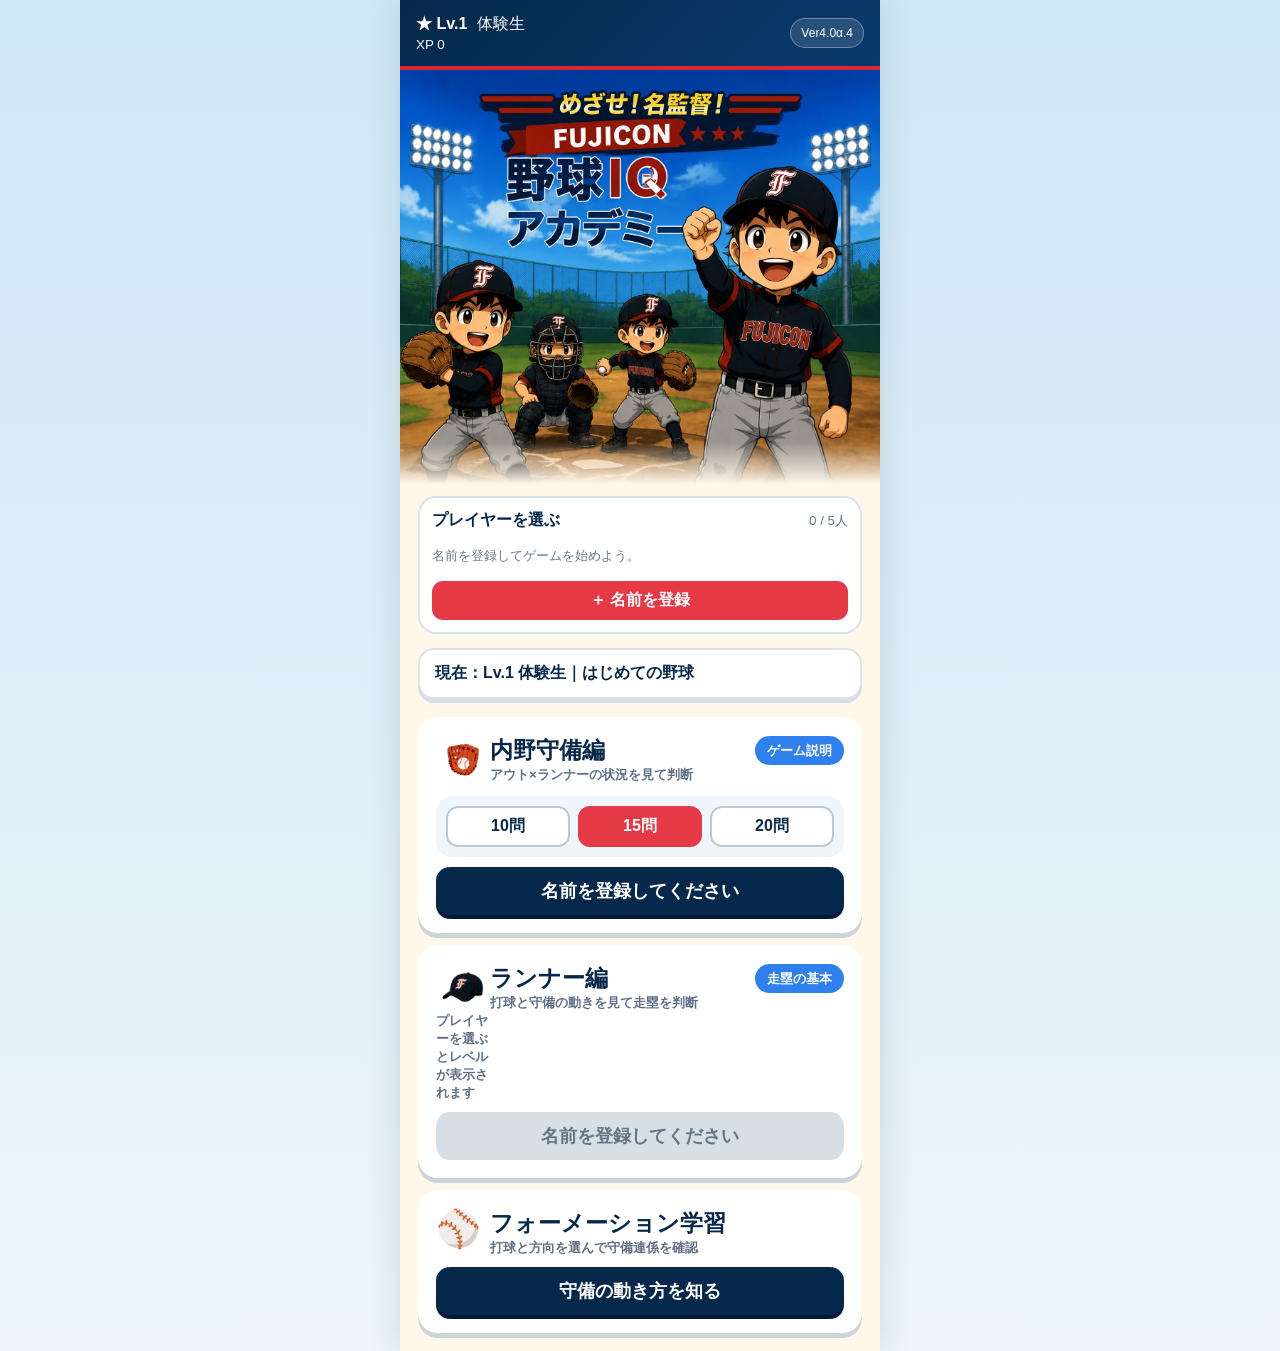
<file: index.html>
<!doctype html>
<html lang="ja">
<head>
  <meta charset="utf-8">
  <meta name="viewport" content="width=device-width,initial-scale=1,viewport-fit=cover">
  <meta name="theme-color" content="#06284a">
  <title>野球IQアカデミー Ver4.0α.4</title>
  <link rel="stylesheet" href="style.css?v=4.5a35">
  <link rel="stylesheet" href="home-v4.css?v=4.5a1">
  <link rel="stylesheet" href="portrait-layout.css?v=3">
</head>
<body>
<main class="app">
  <section id="home" class="screen active">
    <header class="home-head">
      <div class="level"><b>★ Lv.<span data-level>1</span></b><span data-level-name>体験生</span><small>XP <span data-xp>0</span></small></div>
      <span class="version">Ver4.0α.4</span>
    </header>
    <div class="hero hero-v4">
      <img src="assets/home-team-sprint45-title.png" alt="野球IQアカデミー FUJICON">
    </div>
    <section class="profile-picker" aria-labelledby="profile-picker-title">
      <div class="profile-picker-head">
        <strong id="profile-picker-title">プレイヤーを選ぶ</strong>
        <small id="profile-count">0 / 5人</small>
      </div>
      <div id="profile-list" class="profile-list"></div>
      <p id="profile-empty" class="profile-empty">名前を登録してゲームを始めよう。</p>
      <button id="show-profile-form" class="show-profile-form" type="button">＋ 名前を登録</button>
      <form id="profile-form" class="profile-form" hidden>
        <label for="profile-name">名前</label>
        <div>
          <input id="profile-name" type="text" maxlength="12" autocomplete="off" placeholder="名前を入力">
          <button type="submit">登録</button>
          <button id="cancel-profile-form" type="button">取消</button>
        </div>
        <small id="profile-error" role="alert"></small>
      </form>
    </section>
    <section class="curriculum-box"><strong id="curriculum-status"></strong></section>
    <div class="mode-grid">
      <article class="mode-card defense-mode-card">
        <span class="mode-icon glove-icon"><img src="assets/baseball-glove-cutout.png" alt="ボールが入った野球のグローブ"></span>
        <div class="mode-title-row">
          <strong>内野守備編</strong>
          <a class="how-to-link" href="how-to.html">ゲーム説明</a>
        </div>
        <small class="mode-description">アウト×ランナーの状況を見て判断</small>
        <div class="question-count-picker" role="group" aria-label="内野守備編の問題数を選択">
          <button type="button" data-question-count="10">10問</button>
          <button type="button" data-question-count="15" class="is-selected">15問</button>
          <button type="button" data-question-count="20">20問</button>
        </div>
        <button type="button" data-mode="defense" class="mode-start">スタート</button>
      </article>
      <article class="mode-card runner-mode-card">
        <span class="mode-icon fujicon-cap-icon"><img src="assets/fujicon-cap.png" alt="フジコンの野球帽"></span>
        <div class="mode-title-row">
          <strong>ランナー編</strong>
          <a class="how-to-link" href="runner-game/basics.html">走塁の基本</a>
        </div>
        <small>打球と守備の動きを見て走塁を判断</small>
        <small id="runner-profile-level" class="runner-profile-level">プレイヤーを選ぶとレベルが表示されます</small>
        <a id="runner-start" class="mode-start mode-link" href="runner-game/">スタート</a>
      </article>
      <article class="mode-card formation-academy-card">
        <span class="mode-icon" aria-hidden="true">⚾</span>
        <strong>フォーメーション学習</strong>
        <small>打球と方向を選んで守備連係を確認</small>
        <a class="mode-start mode-link" href="runner-animation-gallery.html">守備の動き方を知る</a>
      </article>
    </div>
  </section>

  <section id="quiz" class="screen">
    <header class="topbar">
      <button id="back-home" type="button" aria-label="ホームへ戻る">‹</button>
      <div class="quiz-progress">
        <strong id="mode-title">内野守備編</strong>
        <small id="question-count">1 / 15</small>
        <small id="promotion-status" class="quiz-promotion"></small>
      </div>
      <span class="xp-chip">XP <b data-xp>0</b></span>
    </header>

    <article class="question-card">
      <div class="tags"><span id="situation-tag">ランナー1塁</span><span id="role-tag">守備</span></div>
      <h2 id="question-text" hidden></h2>
      <p id="question-note" hidden></p>
    </article>

    <section class="field-wrap" aria-label="野球場のランナー配置">
      <div class="field" id="field">
        <div id="bso-display" aria-label="ボール0、ストライク0、アウト0">
  <div class="bso-row">
    <span class="bso-label">B</span>
    <span class="bso-dot"></span>
    <span class="bso-dot"></span>
    <span class="bso-dot"></span>
  </div>
  <div class="bso-row">
    <span class="bso-label">S</span>
    <span class="bso-dot"></span>
    <span class="bso-dot"></span>
  </div>
  <div class="bso-row">
    <span class="bso-label">O</span>
    <span id="out-light-1" class="bso-dot"></span>
    <span id="out-light-2" class="bso-dot"></span>
  </div>
</div>
        <div class="skyline"><span></span><span></span><span></span></div>
        <div class="outfield"><i></i><i></i><i></i><i></i></div>
        <div class="warning-track"></div>
        <div class="infield"></div>
        <div class="mound"></div>
        <div class="baseline baseline-first"></div>
        <div class="baseline baseline-third"></div>
        <span class="base home" aria-label="ホーム"></span>
        <span class="base first" aria-label="1塁"></span>
        <span class="base second" aria-label="2塁"></span>
        <span class="base third" aria-label="3塁"></span>
        <button class="base-touch-button touch-home" type="button" data-touch-base="HOME" aria-label="ホームへ送球してタッチ" disabled>タッチ</button>
        <button class="base-touch-button touch-first" type="button" data-touch-base="FIRST" aria-label="1塁へ送球してタッチ" disabled>タッチ</button>
        <button class="base-touch-button touch-second" type="button" data-touch-base="SECOND" aria-label="2塁へ送球してタッチ" disabled>タッチ</button>
        <button class="base-touch-button touch-third" type="button" data-touch-base="THIRD" aria-label="3塁へ送球してタッチ" disabled>タッチ</button>
        <div id="fielder-layer" aria-label="内野の守備位置"></div>
        <svg id="batted-ball-direction" viewBox="0 0 100 100" preserveAspectRatio="none" aria-hidden="true">
          <defs>
            <marker id="batted-ball-arrowhead" viewBox="0 0 10 10" refX="8" refY="5" markerWidth="5" markerHeight="5" orient="auto-start-reverse">
              <path d="M 0 0 L 10 5 L 0 10 z"></path>
            </marker>
          </defs>
          <line id="batted-ball-line" x1="50" y1="84" x2="50" y2="50" pathLength="1"></line>
          <circle id="batted-ball-marker" cx="50" cy="50" r="2.2"></circle>
        </svg>
        <div id="runner-layer"></div>
        <aside id="manager-guidance" aria-live="polite" hidden>
          <p id="manager-guidance-text"></p>
          <img src="assets/ai-tommy-coach.png?v=1" alt="AIトミー監督">
        </aside>
        <p id="play-status"></p>
      </div>
      <p id="field-caption" hidden>ランナーの位置を見て考えよう</p>
    </section>
    <div id="play-controls">
      <div id="out-count" hidden>アウト：0</div>
  <div id="play-timer">2.0</div>
  <div id="play-action-buttons">
  <button id="infield-in-button" type="button" hidden>内野前進</button>
</div>
</div>


    <div id="answers" class="answers"></div>
    <button id="return-feedback" type="button" hidden>振り返りに戻る</button>
  </section>

  <section id="feedback" class="screen feedback">
    <div class="feedback-box">
      <section id="feedback-review" class="feedback-review" aria-label="問題と回答の振り返り">
        <strong>今回の振り返り</strong>
        <div class="review-columns">
          <section class="review-column">
            <b>ケース</b>
            <dl>
              <div><dt>アウト</dt><dd id="review-outs"></dd></div>
              <div id="review-instruction-row"><dt>監督の指示</dt><dd id="review-instruction"></dd></div>
              <div><dt>ランナー</dt><dd id="review-runners"></dd></div>
              <div><dt>打球方向</dt><dd id="review-direction"></dd></div>
            </dl>
          </section>
          <section class="review-column review-response">
            <b>回答</b>
            <dl>
              <div id="review-defense-row"><dt>内野守備</dt><dd id="review-defense"></dd></div>
              <div class="review-answer"><dt>送球した塁</dt><dd id="review-answer"></dd></div>
            </dl>
          </section>
        </div>
      </section>
      <div id="judge" class="judge">○</div>
      <h2 id="judge-title">最善の判断！</h2>
      <p id="feedback-text"></p>
      <div class="xp-gain">XP +<b id="gain">10</b></div>
      <button id="review-question" type="button">出題画面を確認</button>
      <button id="next" type="button">次へ</button>
    </div>
  </section>

  <section id="result" class="screen result">
    <div class="result-box">
      <span>ステージクリア！</span>
      <h2 id="result-title">ナイス判断！</h2>
      <p id="result-score"></p>
      <button id="retry" type="button">もう一度</button>
      <button id="result-home" type="button" class="sub">ホームへ</button>
    </div>
  </section>
</main>
<script src="questions.js?v=4.0a3"></script>
<script src="sprint45-rules.js?v=4.5a9"></script>
<script src="script.js?v=4.5a56"></script>
</body>
</html>
</file>
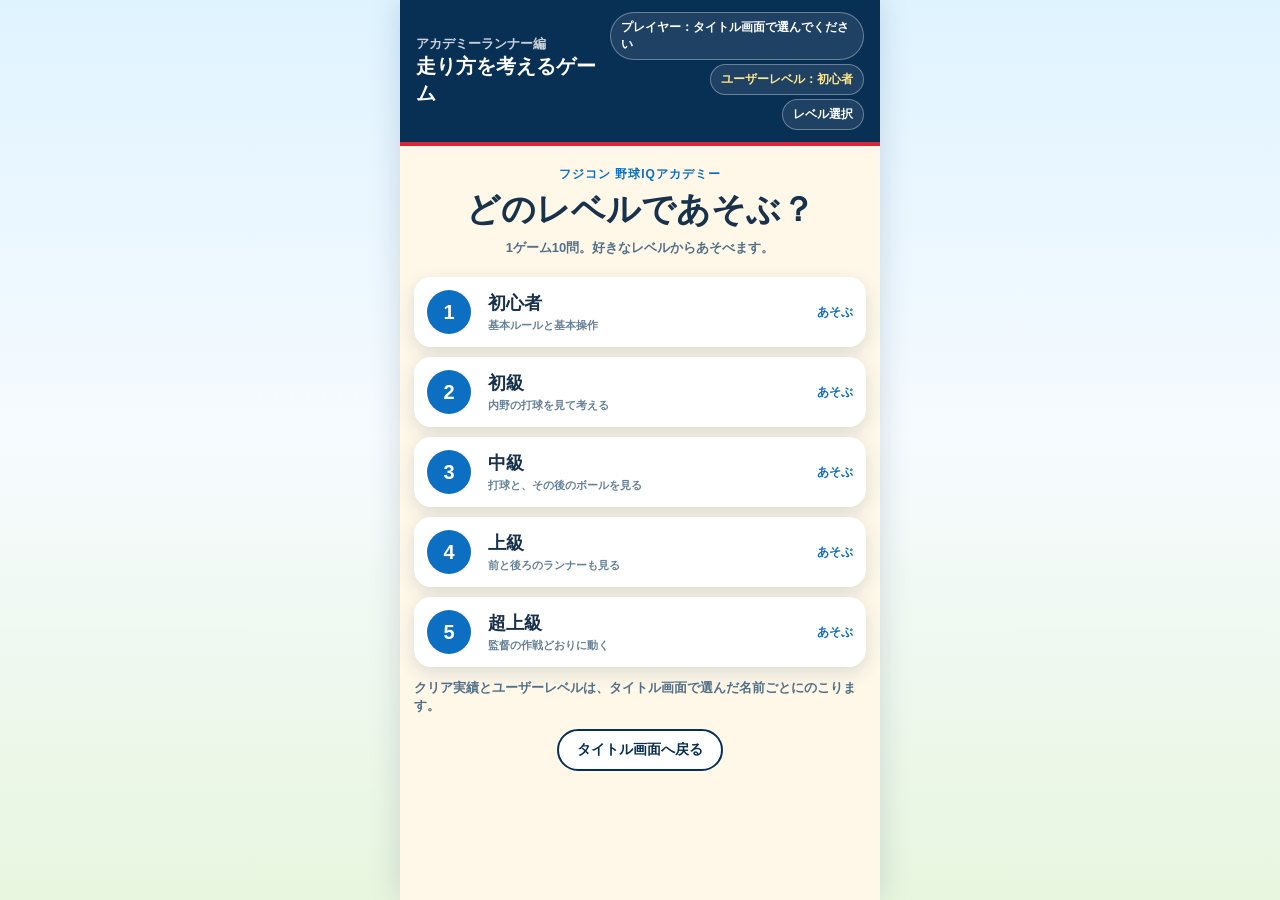
<file: runner-game/index.html>
<!doctype html>
<html lang="ja">
<head>
  <meta charset="utf-8">
  <meta name="viewport" content="width=device-width,initial-scale=1,maximum-scale=1,user-scalable=no,viewport-fit=cover">
  <title>アカデミーランナー編</title>
  <link rel="stylesheet" href="runner-ground-hit-prototype.css?v=7">
  <link rel="stylesheet" href="runner-animation-gallery.css?v=17">
  <link rel="stylesheet" href="runner-movement-prototype.css?v=13">
  <link rel="stylesheet" href="runner-game-prototype.css?v=14">
  <link rel="stylesheet" href="academy-runner-game.css?v=14">
  <link rel="stylesheet" href="../portrait-layout.css?v=3">
</head>
<body>
  <main class="prototype animation-gallery runner-motion-prototype runner-game-prototype academy-runner-game">
    <header>
      <div>
        <small>アカデミーランナー編</small>
        <strong>走り方を考えるゲーム</strong>
      </div>
      <div class="header-statuses">
        <span id="runner-profile-name">プレイヤー：読み込み中</span>
        <span id="user-level-status">ユーザーレベル：初心者</span>
        <span id="game-header-status">レベル選択</span>
      </div>
    </header>

    <section class="level-screen" id="level-screen" aria-labelledby="level-title">
      <div class="level-intro">
        <p class="eyebrow">フジコン 野球IQアカデミー</p>
        <h1 id="level-title">どのレベルであそぶ？</h1>
        <p>1ゲーム10問。好きなレベルからあそべます。</p>
      </div>
      <div class="level-grid" id="level-grid"></div>
      <p class="save-note">クリア実績とユーザーレベルは、タイトル画面で選んだ名前ごとにのこります。</p>
      <a class="title-return-link" href="../">タイトル画面へ戻る</a>
    </section>

    <section class="steal-sign-picker" aria-label="盗塁サインを選ぶ">
      <strong>盗塁サイン</strong>
      <button type="button" data-steal-sign="off" aria-pressed="true">なし</button>
      <button type="button" data-steal-sign="on" aria-pressed="false">あり</button>
    </section>

    <p class="play-result-label">投球・打球の結果</p>
    <nav class="scene-picker" aria-label="投球・打球の結果を選ぶ">
      <button type="button" data-scene="fly" aria-pressed="true">外野フライ</button>
      <button type="button" data-scene="popup" aria-pressed="false">内野フライ</button>
      <button type="button" data-scene="liner" aria-pressed="false">ライナー</button>
      <button type="button" data-scene="extra" aria-pressed="false">長打コース</button>
      <button type="button" data-scene="single" aria-pressed="false">外野前ヒット</button>
      <button type="button" data-scene="passed" aria-pressed="false">パスボール</button>
      <button type="button" data-scene="swing" aria-pressed="false">空振り</button>
      <button type="button" data-scene="take" aria-pressed="false">見逃し</button>
      <button type="button" data-scene="ground" aria-pressed="false">内野ゴロ</button>
      <button type="button" data-scene="error" aria-pressed="false">エラー</button>
      <button type="button" data-scene="bunt" aria-pressed="false">バント</button>
    </nav>

    <div class="direction-picker" id="direction-picker" aria-label="打球方向を選ぶ">
      <button type="button" data-direction="left-line" aria-pressed="false">レフト線</button>
      <button type="button" data-direction="left" aria-pressed="false">レフト</button>
      <button type="button" data-direction="left-center" aria-pressed="false">左中間</button>
      <button type="button" data-direction="center" aria-pressed="true">センター</button>
      <button type="button" data-direction="right-center" aria-pressed="false">右中間</button>
      <button type="button" data-direction="right" aria-pressed="false">ライト</button>
      <button type="button" data-direction="right-line" aria-pressed="false">ライト線</button>
    </div>

    <nav class="route-picker" aria-label="走者のスタート位置を選ぶ">
      <button type="button" data-start="BATTER" aria-pressed="true">バッター</button>
      <button type="button" data-start="FIRST" aria-pressed="false">1塁ランナー</button>
      <button type="button" data-start="SECOND" aria-pressed="false">2塁ランナー</button>
      <button type="button" data-start="THIRD" aria-pressed="false">3塁ランナー</button>
    </nav>

    <section class="field-shell">
      <div class="field gallery-field runner-motion-field motion-v2 scene-fly direction-center" id="gallery-field" aria-label="走塁と守備フォーメーションのアニメーション">
        <img class="field-image" src="assets/field-v1.png" alt="">
        <div class="field-ball-legend" aria-label="ボールの色">
          <span><i class="ball-color fair" aria-hidden="true"></i>ゴロ</span>
          <span><i class="ball-color caught" aria-hidden="true"></i>フライ</span>
        </div>
        <p class="replay-coach-comment" hidden></p>
        <div class="runner-bso" id="runner-bso" aria-label="ボール0、ストライク0、アウト0">
          <div class="runner-bso-row">
            <span class="runner-bso-label">B</span>
            <span class="runner-bso-dot"></span>
            <span class="runner-bso-dot"></span>
            <span class="runner-bso-dot"></span>
          </div>
          <div class="runner-bso-row">
            <span class="runner-bso-label">S</span>
            <span class="runner-bso-dot"></span>
            <span class="runner-bso-dot"></span>
          </div>
          <div class="runner-bso-row">
            <span class="runner-bso-label">O</span>
            <span class="runner-bso-dot runner-out-light"></span>
            <span class="runner-bso-dot runner-out-light"></span>
          </div>
        </div>
        <div class="field-play-area">

        <div class="fielder catcher" aria-label="捕手・守備番号2">2</div>
        <div class="fielder pitcher" aria-label="投手・守備番号1">1</div>
        <div class="fielder first" aria-label="一塁手・守備番号3">3</div>
        <div class="fielder second" aria-label="二塁手・守備番号4">4</div>
        <div class="fielder short" aria-label="遊撃手・守備番号6">6</div>
        <div class="fielder third" aria-label="三塁手・守備番号5">5</div>
        <div class="fielder left" aria-label="左翼手・守備番号7">7</div>
        <div class="fielder center" aria-label="中堅手・守備番号8">8</div>
        <div class="fielder right" aria-label="右翼手・守備番号9">9</div>

        <div class="runner-dot other-runner other-a" aria-label="ほかの走者"></div>
        <div class="runner-dot other-runner other-b" aria-label="ほかの走者"></div>
        <div class="runner-dot other-runner other-c" aria-label="ほかの走者"></div>
        <div class="runner-dot self-runner" aria-label="操作する走者">自</div>

        <svg class="board-bat" viewBox="0 0 100 20" role="img" aria-label="野球盤型のバット">
          <path class="bat-body" d="M3 8.4h43c9 0 14-3.4 22-4.8C78 2.3 89 2.4 96 3.3c3 .5 4 3 4 6.7s-1 6.2-4 6.7c-7 .9-18 1-28-.3C60 15 55 11.6 46 11.6H3Z"></path>
          <path class="bat-grip" d="M3 8.4h40v3.2H3Z"></path>
          <ellipse class="bat-grip" cx="2.8" cy="10" rx="2.8" ry="4"></ellipse>
          <path class="bat-highlight" d="M69 5.1C79 3.7 89 3.8 95 4.6"></path>
        </svg>
        <div class="gallery-ball" aria-label="プレー中のボール"></div>
        <div class="gallery-shadow" aria-hidden="true"></div>
        <div class="speed-trail" aria-hidden="true"></div>
        <div class="scene-dust dust-a" aria-hidden="true"></div>
        <div class="scene-dust dust-b" aria-hidden="true"></div>
        <div class="catch-flash" aria-hidden="true"></div>
        <div class="miss-flash" aria-hidden="true">!</div>
        <div class="play-result-call" aria-live="polite"></div>
        <div class="manager-sign" aria-hidden="true">
          <img src="assets/ai-tommy-coach.png?v=1" alt="">
          <p>盗塁！</p>
        </div>
        </div>
      </div>
    </section>

    <p id="runner-status" class="runner-status" aria-live="polite">
      バッターボックスからスタートします。
    </p>

    <section class="gallery-controls">
      <button id="gallery-replay" type="button">▶ プレー開始</button>
      <p id="gallery-status" class="sr-only" aria-live="polite">外野フライ（センター）を選択中です。</p>
    </section>

    <section class="movement-controls" aria-label="走者を操作する">
      <button id="runner-kakenuke" class="kakenuke" type="button">かけぬけ</button>
      <button id="runner-round" class="round" type="button">オーバーラン</button>
      <button id="runner-halfway" class="half" type="button">２次リード/ハーフウェイ</button>
      <button id="runner-go" class="go" type="button">ゴーッ!</button>
      <button id="runner-back" class="back" type="button">バック！</button>
      <button id="runner-swap-controls" class="swap-controls" type="button" aria-pressed="false">ボタンの入れ替え</button>
    </section>
  </main>

  <section class="result-overlay" id="result-overlay" hidden aria-live="polite">
    <article class="result-card result-advice-card">
      <div class="result-layout">
        <figure class="result-coach">
          <img src="assets/tommy-coach-advice.png?v=1" alt="トミー監督">
          <figcaption>トミー監督</figcaption>
        </figure>
        <div class="coach-advice">
          <div class="result-verdict">
            <div class="result-mark" id="result-mark">◎</div>
            <div class="result-score-copy">
              <h2 id="result-score">10／10点</h2>
              <div class="score-breakdown" id="score-breakdown"></div>
            </div>
          </div>
          <div class="best-story">
            <strong>お手本の走り方</strong>
            <ol id="best-story-list"></ol>
          </div>
        </div>
        <div class="feedback-columns">
          <section class="feedback-panel feedback-did">
            <h3>できたこと</h3>
            <ul id="feedback-did"></ul>
          </section>
          <section class="feedback-panel feedback-missed">
            <h3>できなかったこと</h3>
            <ul id="feedback-missed"></ul>
          </section>
        </div>
      </div>
      <div class="result-actions">
        <button id="result-replay" class="result-replay" type="button">↻ プレーを再現</button>
        <button id="next-question" type="button">次の問題へ</button>
      </div>
    </article>
  </section>

  <section class="result-overlay" id="game-result-overlay" hidden aria-live="polite">
    <article class="result-card final-result-card">
      <p class="eyebrow">10問終了</p>
      <div class="final-score" id="final-score">0</div>
      <h2 id="final-message"></h2>
      <p id="unlock-message"></p>
      <div class="final-actions">
        <button id="retry-level" type="button">同じレベルでもう一度</button>
        <button id="back-to-levels" type="button">レベル選択へ</button>
      </div>
    </article>
  </section>

  <script src="runner-animation-gallery.js?v=94"></script>
  <script src="runner-movement-rules.js?v=31"></script>
  <script src="runner-movement-prototype.js?v=42"></script>
  <script src="runner-game-prototype.js?v=54"></script>
  <script src="academy-runner-game.js?v=95"></script>
</body>
</html>
</file>
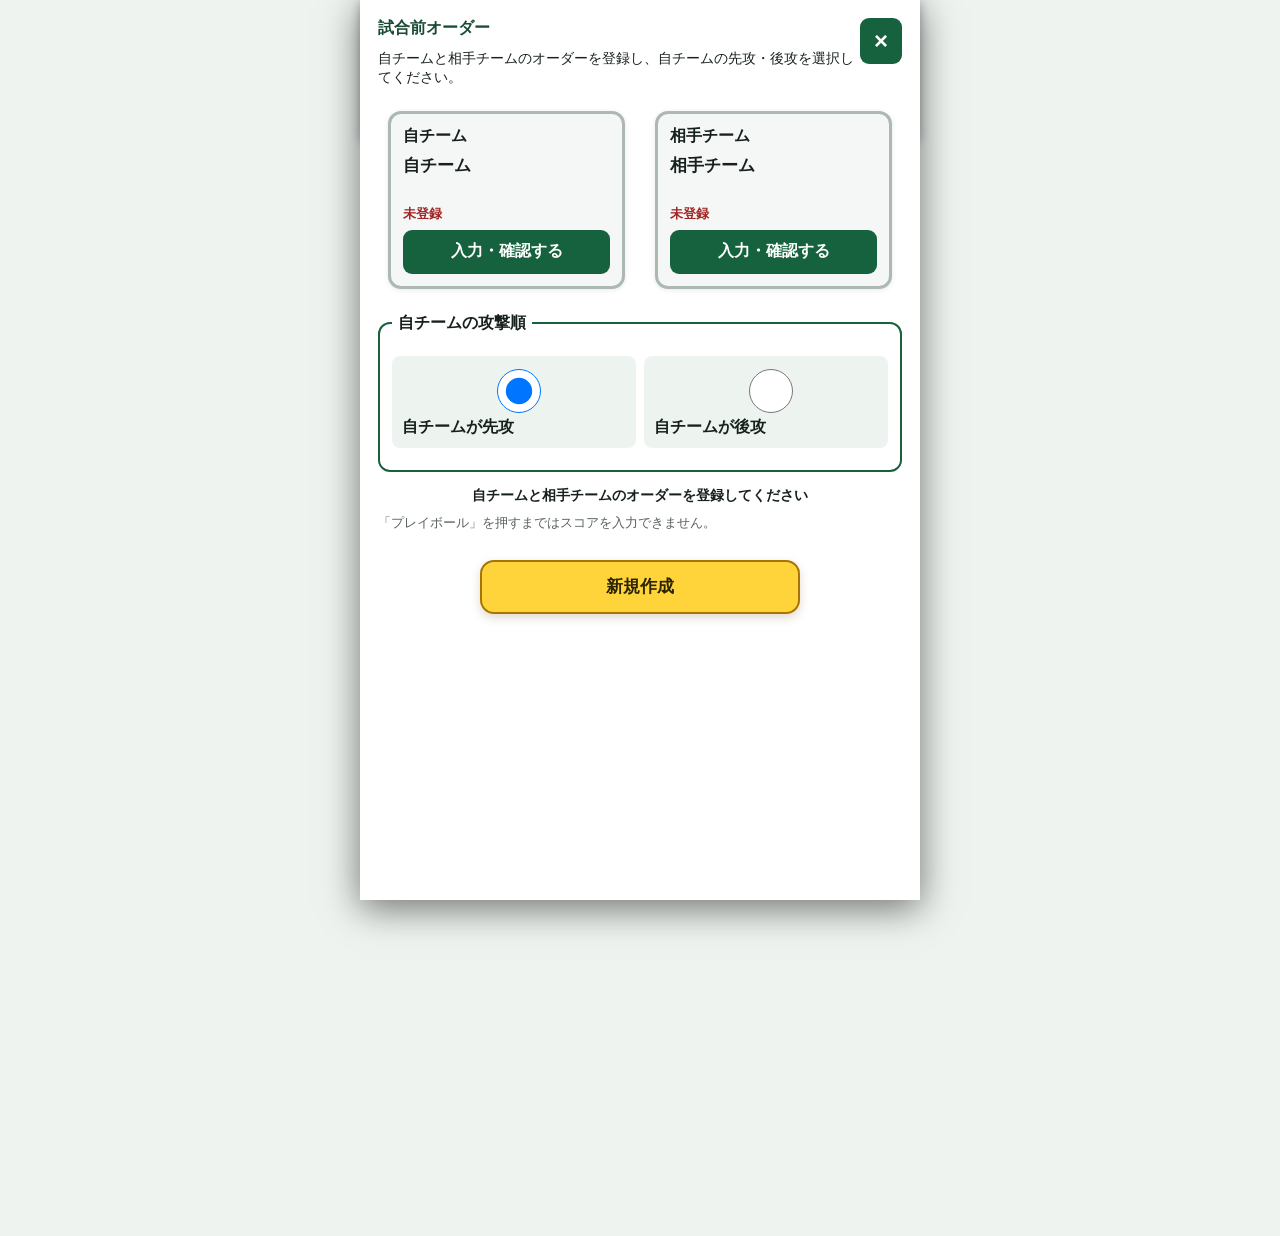
<file: scorebook/index.html>
<!doctype html>
<html lang="ja">
<head>
<meta charset="utf-8">
<meta name="viewport" content="width=device-width,initial-scale=1,viewport-fit=cover">
<title>野球スコアブック入力 Sprint1</title>
<link rel="stylesheet" href="scorebook.css?v=20260921-1">
<link rel="stylesheet" href="management.css?v=20260922-11">
<link rel="stylesheet" href="chatgpt-workflow.css?v=20260921-21">
<link rel="stylesheet" href="manual-order.css">
<link rel="stylesheet" href="scorebook-view.css?v=20260921-5">
<style>.result-controls{box-sizing:border-box;padding-top:7%}</style>
</head>
<body>
<main class="app">
<header>
<div class="game-top">
<strong id="inning">1回表</strong>
<strong id="score">0 - 0</strong>
<div class="batter-summary">
<strong id="batter">1番 未登録</strong>
<div id="paHistory" aria-label="当日の打席結果">
</div>
</div>
</div>
<div class="counts">
<span>B <b id="balls">0</b>
</span>
<span>S <b id="strikes">0</b>
</span>
<span>O <b id="outs">0</b>
</span>
<strong id="pitcher">投手：未登録　0球</strong>
</div>
<nav class="manage-nav"><button data-open-panel="rosterPanel">自チーム名簿</button><button id="openOrderPanel" data-open-panel="orderPanel">オーダー</button><button data-open-panel="substitutionPanel">選手交代</button><button id="openScorebook">スコアブック表示</button></nav>
</header>
<style>.game-top{display:grid!important;grid-template-columns:auto minmax(58px,.7fr) minmax(145px,1.5fr);gap:8px!important;align-items:center}.game-top #score{margin:0!important;text-align:center}.batter-summary{min-width:0;text-align:right}.batter-summary #batter{display:block;font-size:.95rem;white-space:nowrap}.counts #pitcher{margin-left:0;font-size:.95rem}#paHistory{display:flex;justify-content:flex-end;gap:3px;min-height:24px;margin-top:4px;overflow-x:auto}#paHistory .pa-box{display:grid;place-items:center;flex:0 0 auto;min-width:34px;height:22px;padding:0 4px;border:1px solid #fff;border-radius:7px;color:#18211c;font-size:9px;font-weight:800;white-space:nowrap}.pa-hit{background:#74d9ee}.pa-out{background:#f2a3b6}.pa-neutral{background:#fff}</style>
<section class="field-wrap">
<div class="field">
<img src="../assets/field-v1.png" alt="野球グラウンド">
<div id="fielders">
</div>
<button class="base home" data-base="0">ホーム</button>
<button class="base first" data-base="1">1塁<i>
</i>
</button>
<button class="base second" data-base="2">2塁<i>
</i>
</button>
<button class="base third" data-base="3">3塁<i>
</i>
</button>
<div class="field-controls contact-controls" aria-label="打球種類">
<b>打球</b>
<button data-contact="ゴロ">ゴロ</button>
<button data-contact="フライ">フライ</button>
<button data-contact="ライナー">ライナー</button>
<button data-contact="バント">バント</button>
</div>
<div class="field-controls result-controls" aria-label="打者結果">
<b>結果</b>
<button data-result="安打">安打</button>
<button data-result="セーフ">セーフ</button>
<button data-result="エラー">エラー</button>
</div>
<div id="hitChoices" class="field-popup" hidden>
<b>安打の種類</b>
<div>
<button data-hit="単打">単打</button>
<button data-hit="二塁打">二塁打</button>
<button data-hit="三塁打">三塁打</button>
<button data-hit="本塁打">本塁打</button>
</div>
</div>
<div id="errorChoices" class="field-popup" hidden>
<b>誰のエラー？</b>
<div>
<button data-error="捕球エラー">捕球エラー</button>
<button data-error="送球エラー">送球エラー</button>
</div>
</div>
</div>
<p id="status">投球または打球種類を入力してください</p>
<p id="sequence">打・送球：未入力<br>打球結果：未入力</p>
</section>
<style>.field-controls{position:absolute;z-index:7;bottom:2.5%;display:flex;flex-direction:column;gap:3px;width:19%}.field-controls b{padding:2px 0;border-radius:5px;color:#fff;background:#173424dd;font-size:10px;text-align:center}.field-controls button,.field-popup button{min-height:30px;padding:2px;border:2px solid #fff;border-radius:8px;color:#17211c;background:#f8faf8eF;font-size:11px;font-weight:800;box-shadow:0 1px 4px #0005}.field-controls button:active,.field-controls button.active{color:#fff;background:#dd7711}.field-controls button:disabled,.field-popup button:disabled,.fielder:disabled,.field-gap:disabled{filter:grayscale(1);opacity:.38;box-shadow:none}.contact-controls{left:2%}.result-controls{right:2%}.field-popup{position:absolute;right:22%;bottom:3%;z-index:12;width:30%;padding:7px;border:2px solid #fff;border-radius:10px;background:#173424f2;box-shadow:0 4px 12px #0007}.field-popup>b{display:block;margin-bottom:5px;color:#fff;font-size:11px;text-align:center}.field-popup>div{display:grid;grid-template-columns:repeat(2,1fr);gap:4px}.field-popup button{min-height:36px}.fielder,.base{z-index:5}@media(max-width:390px){.field-controls{width:20%;gap:2px}.field-controls button{min-height:28px;font-size:10px}.field-popup{right:23%;width:32%}}</style>
<style>.runner-mark[hidden]{display:none!important}.counts>span{display:none}.bso-board{position:absolute;left:2.5%;top:2.5%;z-index:10;padding:6px 8px;border:2px solid #ffffffcc;border-radius:9px;color:#fff;background:#10251dcc;box-shadow:0 2px 7px #0006}.bso-board div{display:flex;align-items:center;gap:4px;height:19px}.bso-board b{width:14px;font-size:12px}.bso-board i{display:block;width:12px;height:12px;border:2px solid #ffffffbb;border-radius:50%;background:#25342d}.bso-board [data-count="b"].on{background:#2389ff}.bso-board [data-count="s"].on{background:#ffd321}.bso-board [data-count="o"].on{background:#e32d2d}</style>
<section>
<h2>投球</h2>
<div class="grid five">
<button data-pitch="ボール">ボール</button>
<button data-pitch="見逃し">見送り</button>
<button data-pitch="空振り">空振り</button>
<button data-pitch="ファウル">ファウル</button>
<button data-pitch="死球">死球</button>
<button id="droppedThirdStrike">振り逃げ</button>
</div>
</section>
<section>
<h2>走者イベント</h2>
<div class="grid five">
<button data-run-event="盗塁">盗塁</button>
<button data-run-event="牽制">牽制</button>
<button data-run-event="ボーク">ボーク</button>
<button data-run-event="暴投">暴投</button>
<button data-run-event="捕逸">捕逸</button>
</div>
<h3 class="event-subheading">妨害イベント</h3>
<div class="grid three interference-events">
<button data-run-event="打撃妨害">打撃妨害</button>
<button data-run-event="走塁妨害">走塁妨害</button>
<button data-run-event="守備妨害">守備妨害</button>
</div>
</section>
<section id="runnerPanel" class="confirm-panel" hidden>
<div id="judgement" class="judgement-popup" hidden>
<p id="judgementText">塁上の判定</p>
<div class="grid two">
<button data-judge="OUT">OUT</button>
<button data-judge="SAFE">SAFE</button>
</div>
</div>
<button id="finish">確定</button>
<style>.runner-mark,.batter-runner{display:grid!important;place-items:center;width:36px!important;height:36px!important;border:3px solid #fff!important;border-radius:50%!important;color:#332400!important;background:#f6a800!important;font-size:11px!important;font-style:normal;font-weight:800;cursor:pointer;transition:background .12s}.runner-mark{top:-18px!important;right:-18px!important}.runner-mark.chosen,.batter-runner.chosen{color:#fff!important;background:#df2525!important;outline:4px solid #ffaaa3}.runner-mark.processed,.batter-runner.processed{color:#fff!important;background:#79523a!important}.base.selected{background:#333d;outline:none}.base.destination{outline:3px dashed #ffd34d}.base.target,.base:active{color:#2c2100;background:#ffd21f!important;outline:4px solid #fff0a2}.base.out-result{color:#fff!important;background:#d82424!important;outline:4px solid #ffaaa3}.base.safe-result{color:#fff!important;background:#1673d1!important;outline:4px solid #9fd1ff}.confirm-panel{display:flex;justify-content:flex-end;margin:7px 0 0;padding:0;background:transparent;box-shadow:none}.confirm-panel[hidden]{display:none}.confirm-panel #finish{width:auto;min-width:112px;margin:0}.judgement-popup{position:absolute;left:50%;bottom:5%;z-index:16;width:42%;padding:8px;border:2px solid #fff;border-radius:12px;background:#173424f2;box-shadow:0 4px 12px #0008;transform:translateX(-50%)}.judgement-popup[hidden]{display:none}.judgement-popup p{margin:0 0 6px;color:#fff;text-align:center}.judgement-popup button{min-height:42px}</style>
</section>
<div class="sticky">
<button id="exportStats" hidden>データ出力</button>
<button id="gameSet" hidden>ゲームセット</button>
<button id="undo">1つ戻る</button>
</div>
<section>
<h2>操作履歴</h2>
<ol id="history">
<li>まだ操作はありません</li>
</ol>
</section>
<section id="rosterPanel" class="management-panel" hidden><button class="panel-close" data-close-panel>×</button><h2>自チーム名簿</h2><div class="roster-methods order-methods"><button id="focusRosterManual">手入力で作成</button><button id="showRosterPdfSteps">ChatGPTで読取</button></div><div id="rosterPdfWorkflow" hidden><button type="button" id="closeRosterWorkflow" class="workflow-close">× 閉じる</button><h3>ChatGPTで読み取る手順</h3><ol class="order-steps"><li>①を押すと、指示文がコピーされ、新しいChatGPTが開きます。</li><li>入力欄を長押しして「ペースト」→「送信」を押します。</li><li>ChatGPTの案内どおり名簿をカメラで撮影するか、PDFを添付して送信します。</li><li>返された表形式の回答全体をコピーして、この画面へ戻ります。</li><li>②「回答を取り込む」を押します。</li></ol><p class="paste-guide"><b>次の画面ですること</b><br>ChatGPTの入力欄を長押し →「ペースト」→「送信」</p><div class="chatgpt-actions"><button id="copyRosterPrompt">① 指示文をコピーして新しいChatGPTを開く</button></div><p class="privacy-note">写真またはPDFは利用者自身がChatGPTへ送信します。運営者のサーバーへは送信しません。登録前に氏名・背番号を必ず確認してください。</p><textarea id="rosterChatgptJson" hidden aria-hidden="true" style="display:none!important"></textarea><button id="importRosterChatgptJson">② 回答を取り込む</button></div><div id="rosterExtractionRows"></div><button id="confirmRosterExtraction" hidden>確認した名簿を登録</button><div id="rosterManualArea" hidden><label>チーム名<input id="teamName"></label><button id="saveTeam">チームを保存</button><form id="playerForm"><input type="hidden" name="id"><label>正式氏名<input name="canonicalName" required></label><label>氏名かな<input name="nameKana"></label><label>別名・旧字体<textarea name="aliases"></textarea></label><label>背番号<input name="uniformNumber" inputmode="numeric"></label><fieldset><legend>主な守備位置</legend><div id="positionChoices" class="position-choices"></div></fieldset><button type="submit">選手を保存</button></form></div><div id="rosterRows"></div></section>
<section id="orderPanel" class="management-panel" hidden><button class="panel-close" data-close-panel>×</button><h2>試合前オーダー</h2><div class="side-choice"><label><input type="radio" name="orderSide" value="own" checked>自チーム</label><label><input type="radio" name="orderSide" value="opponent">相手チーム</label></div><div class="order-methods"><button id="startManualOrder">手入力で作成</button><button id="showChatgptSteps">生成AIで読取</button></div><p>手入力はアカウント・通信・画像送信が不要です。</p><div id="chatgptWorkflow" hidden><ol class="order-steps"><li>オーダーを撮影します。</li><li>「指示文をコピー」を押します。</li><li>画像を読める生成AIへ写真と指示文を送ります。</li><li>返されたJSON全体をコピーします。</li><li>この画面へ戻り、回答を取り込みます。</li></ol><label class="file-button">① 撮影・画像を選択<input id="orderImage" type="file" accept="image/jpeg,image/png,image/webp" capture="environment"></label><img id="orderPreview" alt="選択したオーダー" hidden><div class="chatgpt-actions"><button id="copyPrompt" disabled>指示文をコピー</button><button id="shareOrderImage" disabled>生成AIへ共有</button><a href="https://chatgpt.com/" target="_blank" rel="noopener noreferrer">ChatGPTを開く</a></div><p class="privacy-note">写真は利用者自身が選んだ生成AIへ送信します。運営者のサーバーへは送信しません。撮影・送信前に必要な同意を確認してください。</p><label>生成AIのJSON回答を貼り付け<textarea id="chatgptJson" rows="9" spellcheck="false" placeholder="{ &quot;teamNameRaw&quot;: ... }"></textarea></label><button id="importChatgptJson">回答を読み込む</button></div><p id="imageWarnings" class="warning"></p><div id="extractionRows"></div><button id="confirmOrder">確認済みオーダーを確定</button></section>
<section id="substitutionPanel" class="management-panel" hidden><button class="panel-close" data-close-panel>×</button><h2>選手交代・守備変更</h2><form id="substitutionForm"><label>種別<select name="type"><option value="pitcher">投手交代</option><option value="pinchHitter">代打</option><option value="pinchRunner">代走</option><option value="defense">守備交代</option><option value="positionChange">守備位置変更</option><option value="exit">試合から退く</option></select></label><label>チーム<select name="side"><option value="own">自チーム</option><option value="opponent">相手チーム</option></select></label><label>打順<input name="battingOrder" type="number" min="1" max="9"></label><label>塁（代走のみ）<select name="base"><option value="">－</option><option value="1">一塁</option><option value="2">二塁</option><option value="3">三塁</option></select></label><label>交代前選手ID<input name="outgoingPlayerId"></label><label>交代後選手ID<input name="incomingPlayerId"></label><label>変更前守備<input name="fromPosition"></label><label>変更後守備<input name="toPosition"></label><button type="submit">交代を記録</button></form><p>「投手から野手へ移る」と「試合から退く」は別イベントです。再出場可否は大会規則に応じて判断してください。</p></section>
<p id="manageStatus" role="status"></p>
</main>
<section id="scorebookView" class="scorebook-view" hidden aria-label="スコアブック表示"><div class="scorebook-toolbar"><div class="scorebook-toolbar-left"><button id="toggleScorebookSide">後攻へ</button><button id="openScorebookLegend">凡例</button></div><strong id="scorebookSideLabel">先攻</strong><div class="scorebook-toolbar-right"><button id="exportScorebook">出力</button><button id="closeScorebook">閉じる</button></div></div><p id="scorebookLandscapeHint" class="landscape-hint">スマホを横向きにすると見やすくなります。</p><div id="scorebookScroll" class="scorebook-scroll"><div id="scorebookSheet" class="scorebook-sheet"></div></div><div id="scorebookLegend" class="scorebook-legend" hidden><div id="scorebookLegendContent" class="scorebook-legend-content"></div></div></section>
<link rel="stylesheet" href="compact-field.css?v=20260921-32">
<script src="data-store.js">
</script>
<script src="scorebook.js?v=20260923-1">
</script>
<script src="management.js?v=20260922-45">
</script>
<script src="scorebook-view.js?v=20260923-2">
</script>
<script src="stats-export.js?v=20260922-1">
</script>
</body>
</html>
</file>
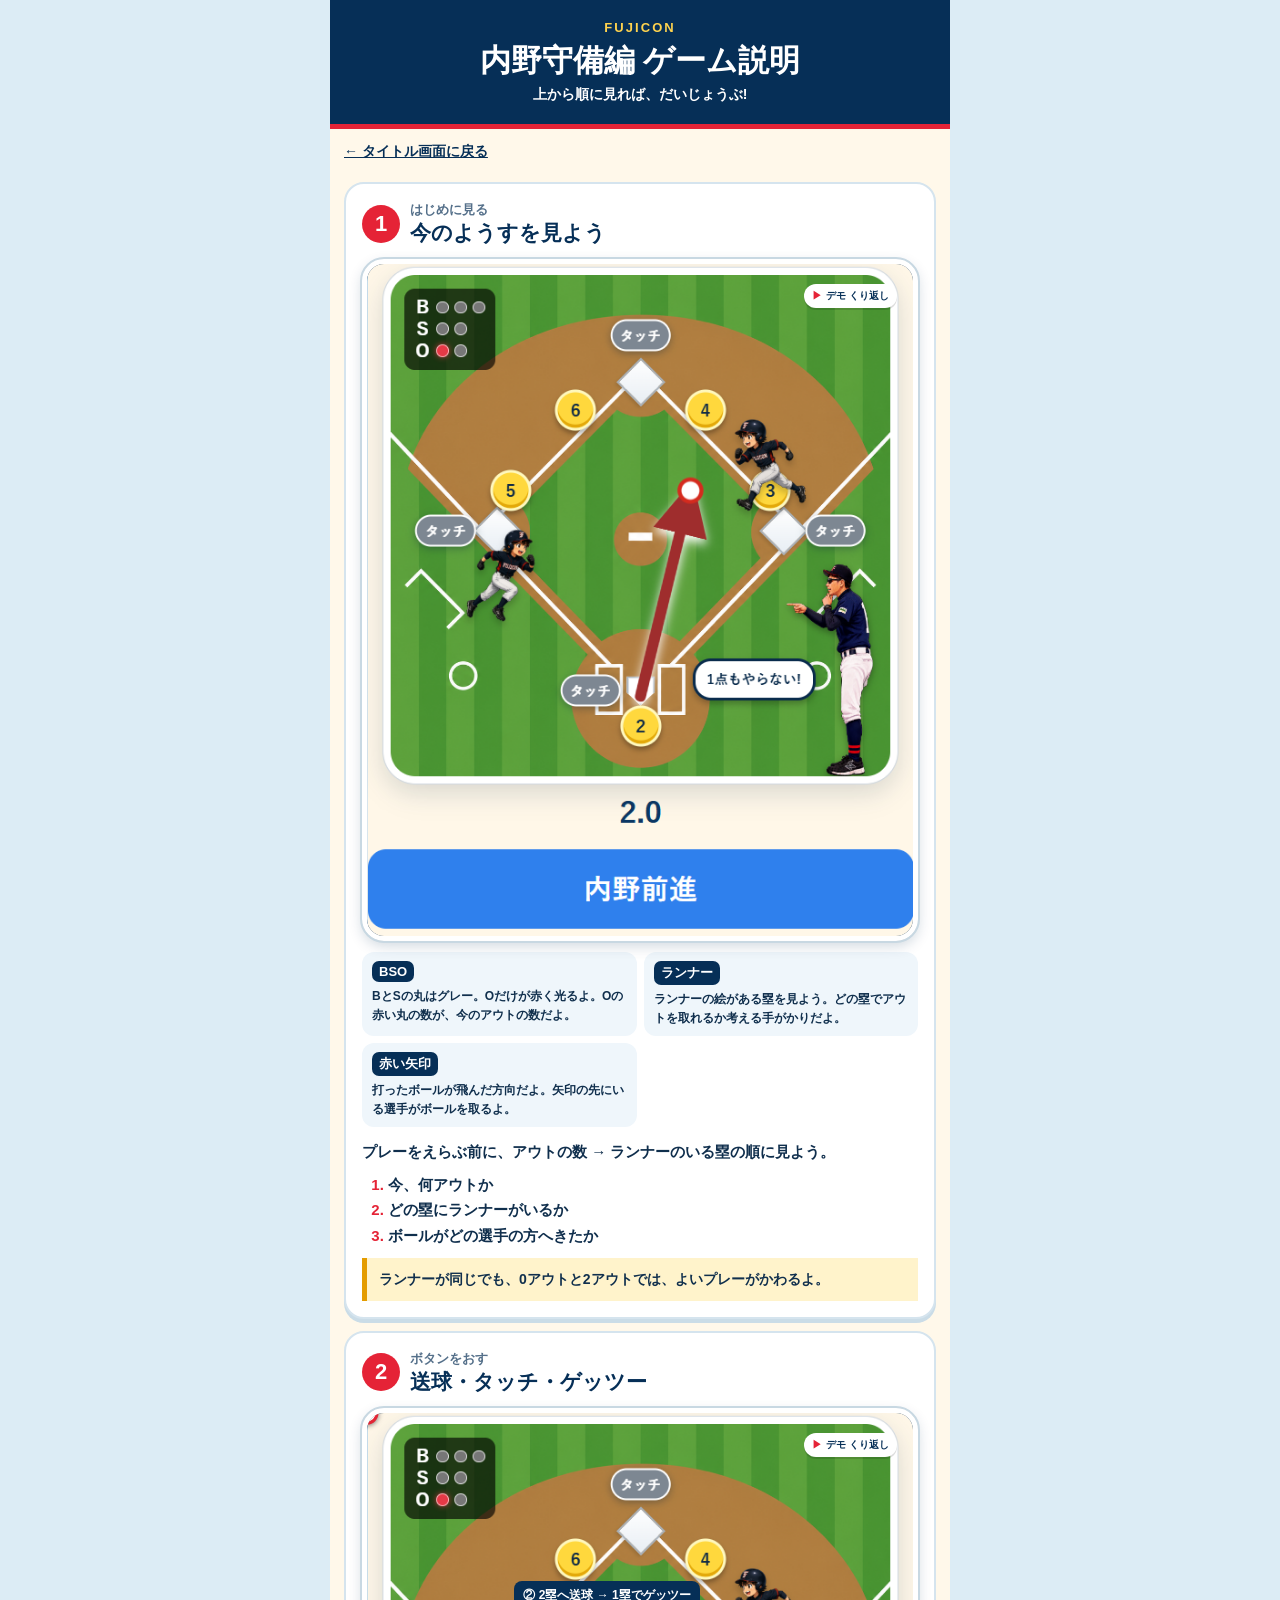
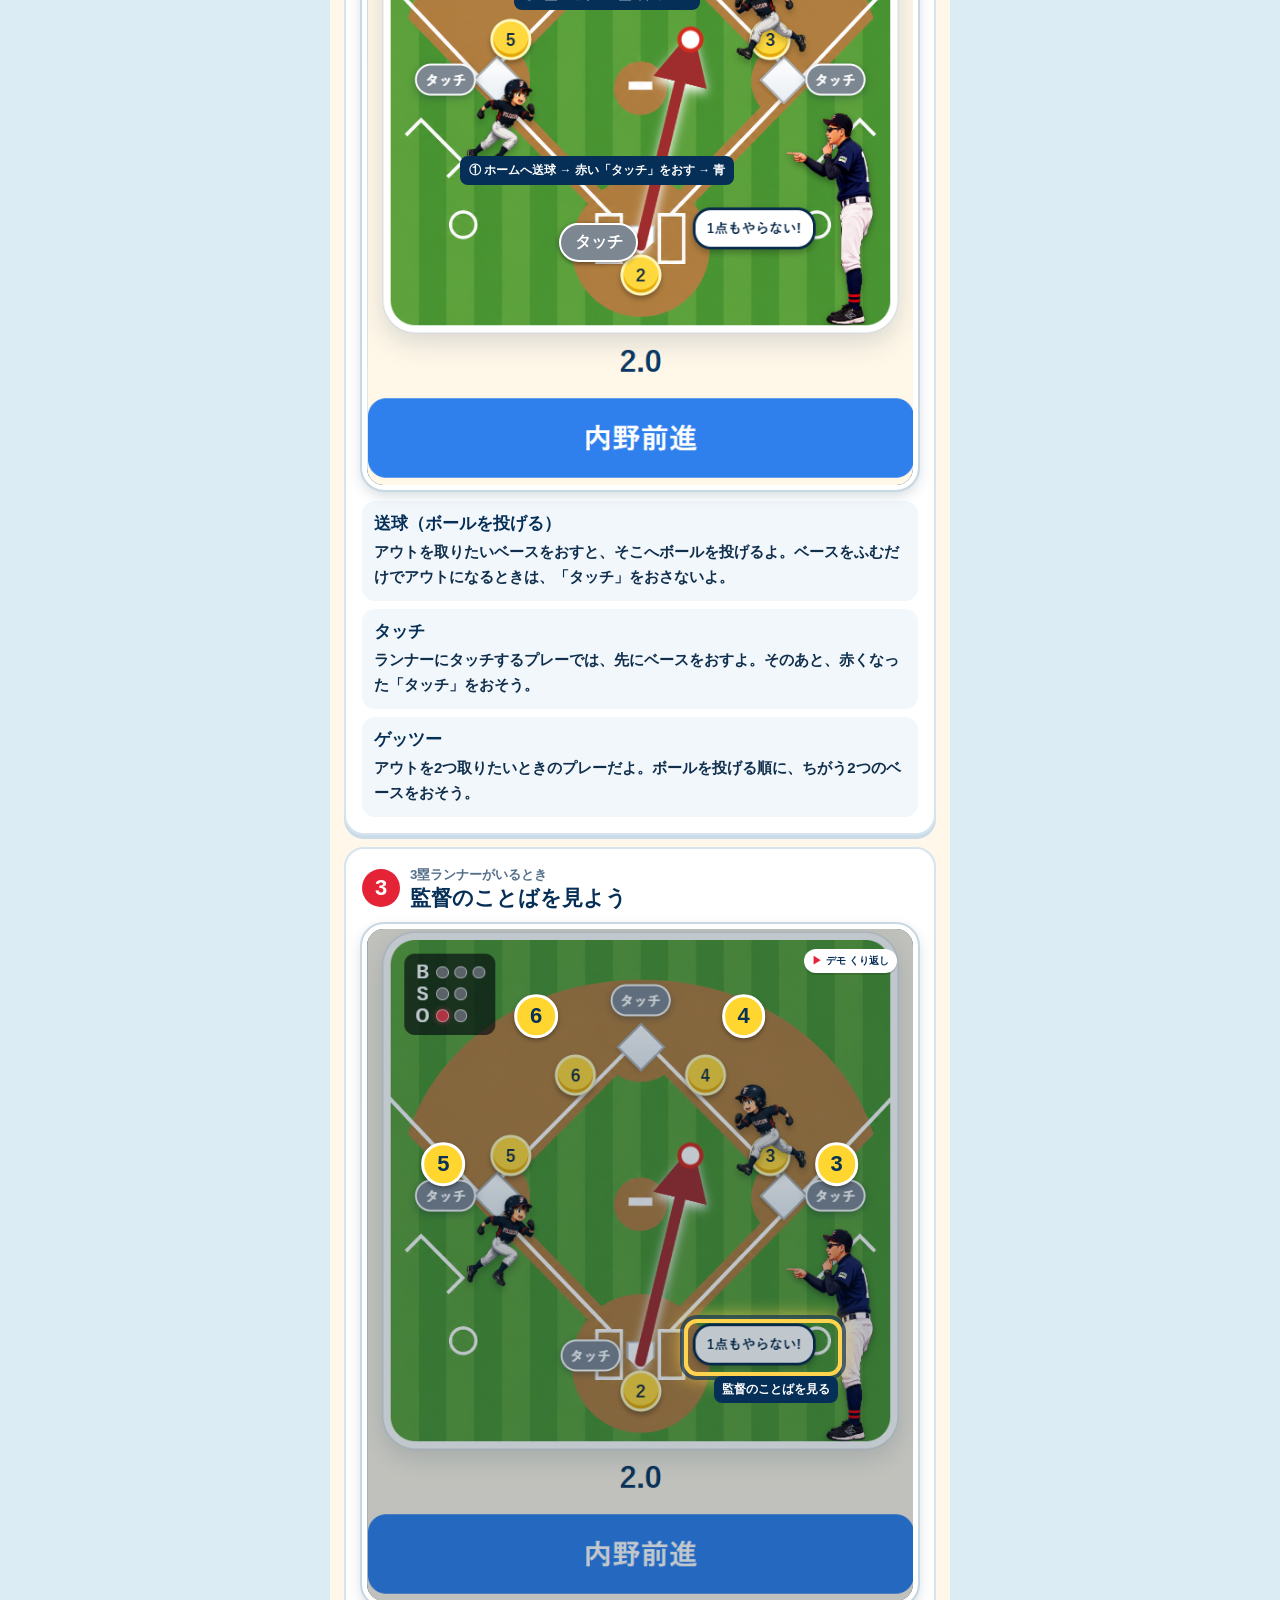
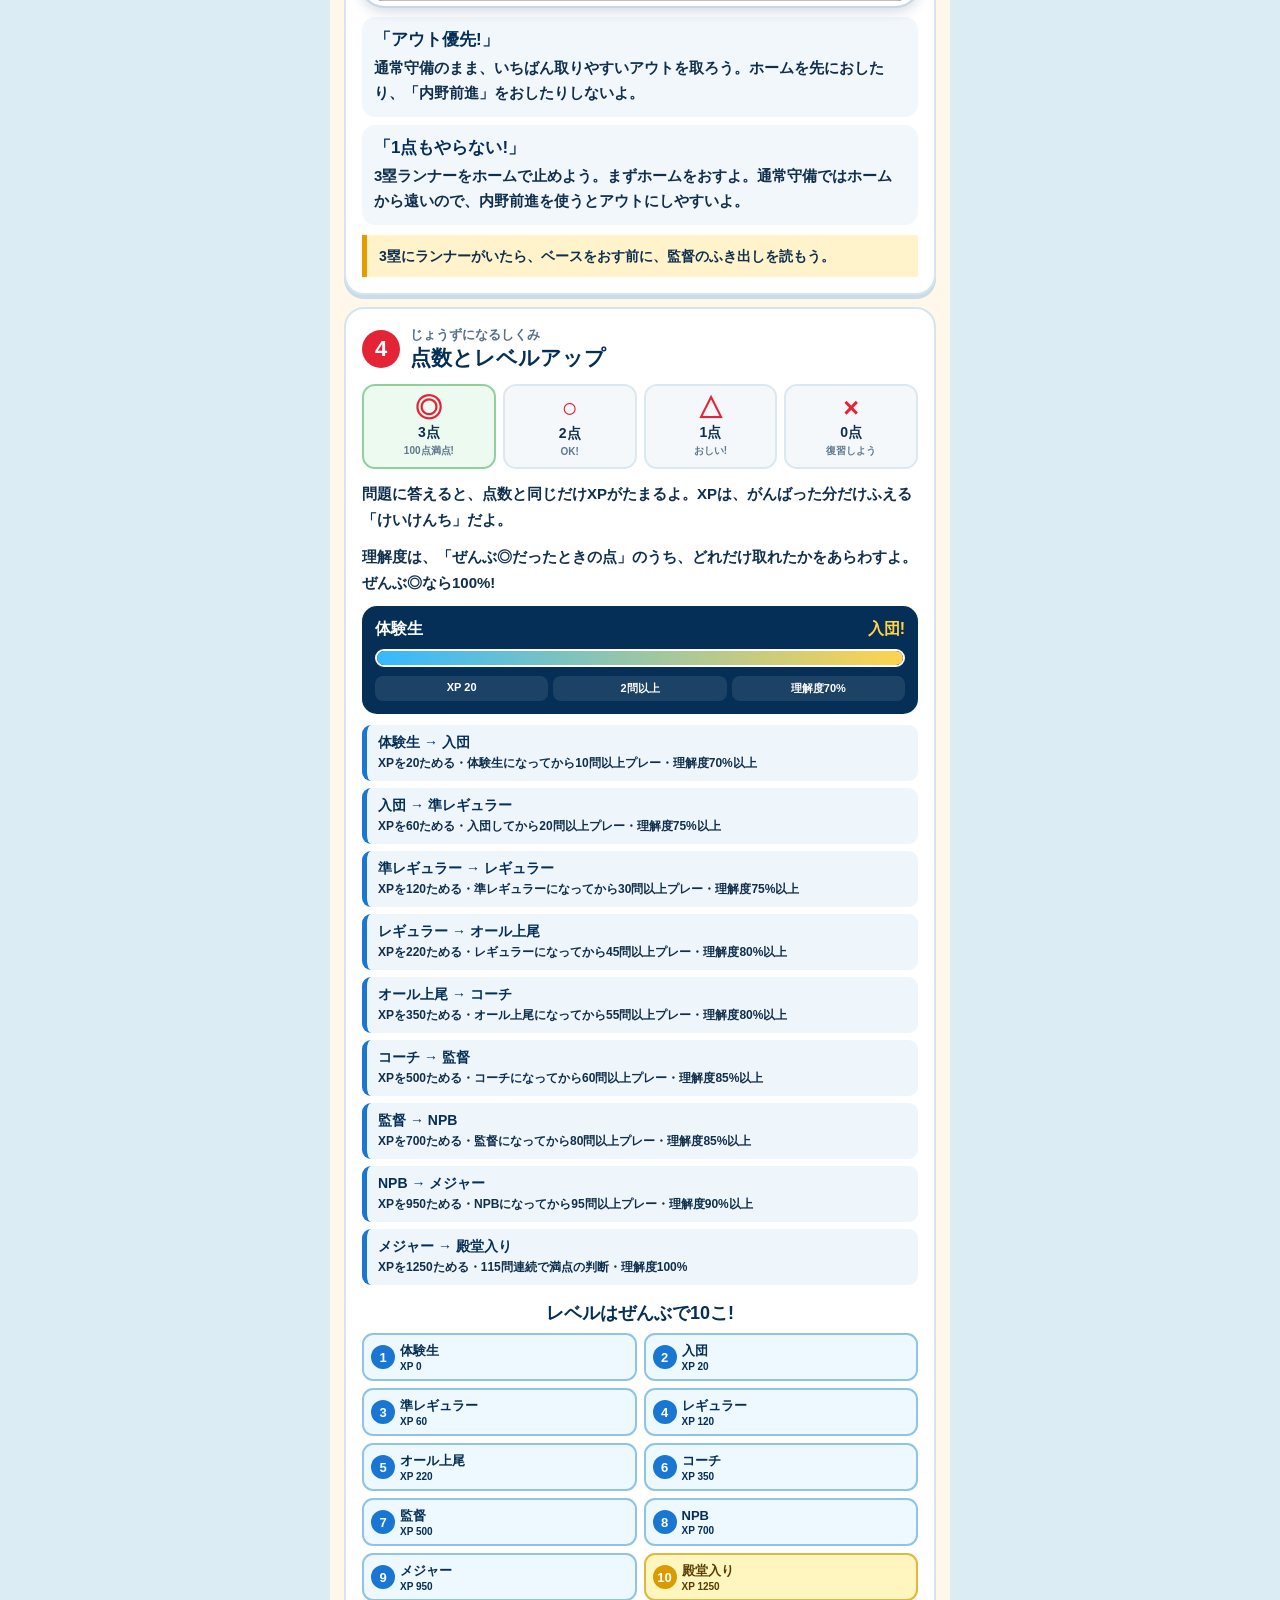
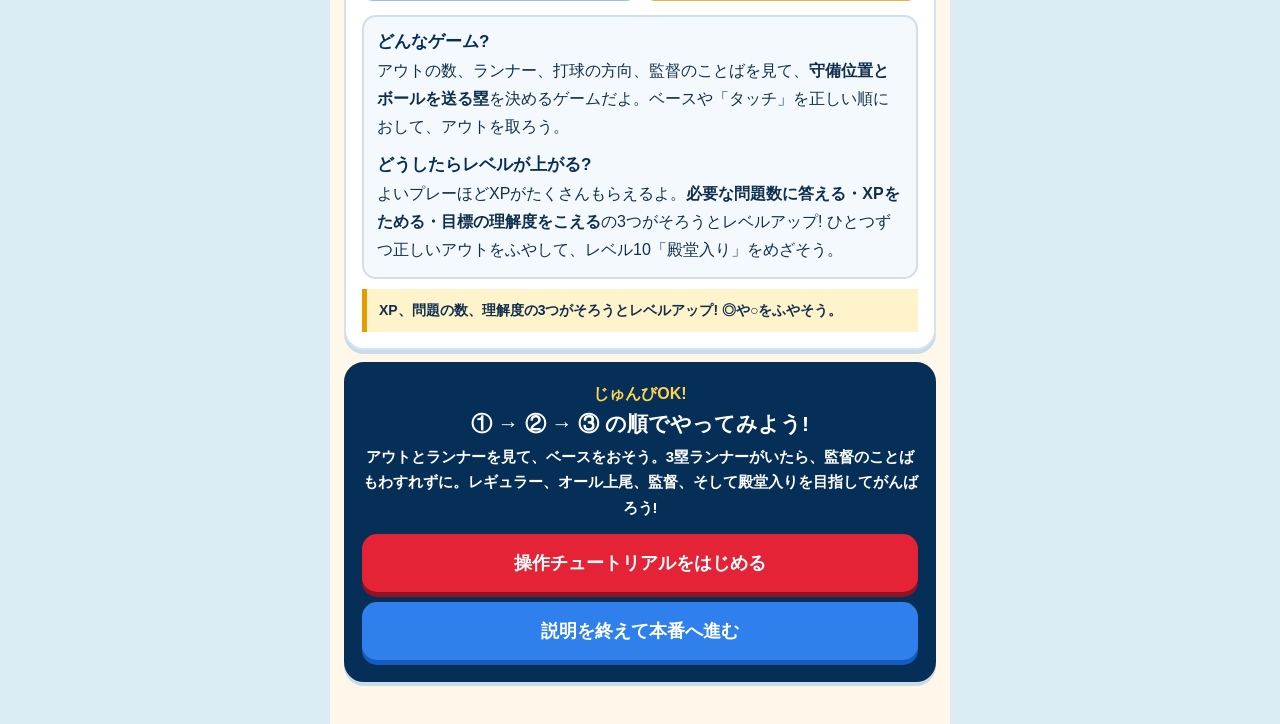
<file: how-to.html>
<!doctype html>
<html lang="ja">
<head>
  <meta charset="utf-8">
  <meta name="viewport" content="width=device-width,initial-scale=1,viewport-fit=cover">
  <meta name="theme-color" content="#06284a">
  <title>ゲーム説明｜野球IQアカデミー</title>
  <link rel="stylesheet" href="how-to.css?v=3">
  <link rel="stylesheet" href="portrait-layout.css?v=3">
</head>
<body>
  <main class="game-guide">
    <header class="page-head">
      <span>FUJICON</span>
      <h1>内野守備編 ゲーム説明</h1>
      <p>上から順に見れば、だいじょうぶ!</p>
    </header>

    <a class="back-home" href="index.html">← タイトル画面に戻る</a>

    <section class="lesson-card">
      <div class="lesson-title">
        <b>1</b>
        <div>
          <small>はじめに見る</small>
          <h2>今のようすを見よう</h2>
        </div>
      </div>

      <div class="game-field lesson-field lesson-field-one" aria-label="ゲームと同じグラウンド全体で、アウト数とランナー位置を順に確認するアニメーション">
        <img class="game-screen-capture" src="assets/infield-game-guide.png" alt="内野守備編の実際のゲーム画面">
        <span class="demo-video-badge">デモ くり返し</span>
        <span class="capture-focus capture-out-focus"></span>
        <span class="capture-focus capture-runner-focus capture-runner-first"></span>
        <span class="capture-focus capture-runner-focus capture-runner-third"></span>
        <span class="capture-focus capture-arrow-focus"></span>
        <div class="demo-scene-label scene-outs">① Oの赤い丸は1アウト</div>
        <div class="demo-scene-label scene-runners">② ランナーを数える</div>
        <div class="demo-scene-label scene-direction">③ 赤い矢印を見る</div>
      </div>

      <div class="screen-points">
        <article><b>BSO</b><p><strong>B</strong>と<strong>S</strong>の丸はグレー。<strong>O</strong>だけが赤く光るよ。Oの赤い丸の数が、今のアウトの数だよ。</p></article>
        <article><b>ランナー</b><p>ランナーの絵がある塁を見よう。どの塁でアウトを取れるか考える手がかりだよ。</p></article>
        <article><b>赤い矢印</b><p>打ったボールが飛んだ方向だよ。矢印の先にいる選手がボールを取るよ。</p></article>
      </div>

      <p class="lead">プレーをえらぶ前に、<strong>アウトの数 → ランナーのいる塁</strong>の順に見よう。</p>
      <ol class="check-list">
        <li>今、何アウトか</li>
        <li>どの塁にランナーがいるか</li>
        <li>ボールがどの選手の方へきたか</li>
      </ol>
      <p class="tip">ランナーが同じでも、0アウトと2アウトでは、よいプレーがかわるよ。</p>
    </section>

    <section class="lesson-card">
      <div class="lesson-title">
        <b>2</b>
        <div>
          <small>ボタンをおす</small>
          <h2>送球・タッチ・ゲッツー</h2>
        </div>
      </div>

      <div class="game-field lesson-field lesson-field-two" aria-label="ゲームと同じグラウンド全体で、2塁、タッチ、1塁の順に操作するアニメーション">
        <img class="game-screen-capture" src="assets/infield-game-guide.png" alt="内野守備編の実際のゲーム画面">
        <span class="demo-video-badge">デモ くり返し</span>
        <span class="capture-ball operation-ball"></span>
        <span class="capture-home-touch-state">タッチ</span>
        <span class="capture-focus sequence-home"></span>
        <span class="capture-focus sequence-second"></span>
        <span class="capture-focus sequence-first"></span>
        <div class="operation-caption">
          <span>① ホームへ送球 → 赤い「タッチ」をおす → 青</span>
          <span>② 2塁へ送球 → 1塁でゲッツー</span>
        </div>
      </div>

      <div class="operation-notes">
        <article>
          <h3>送球（ボールを投げる）</h3>
          <p>アウトを取りたい<strong>ベースをおす</strong>と、そこへボールを投げるよ。ベースをふむだけでアウトになるときは、「タッチ」をおさないよ。</p>
        </article>
        <article>
          <h3>タッチ</h3>
          <p>ランナーにタッチするプレーでは、<strong>先にベースをおす</strong>よ。そのあと、赤くなった「タッチ」をおそう。</p>
        </article>
        <article>
          <h3>ゲッツー</h3>
          <p>アウトを2つ取りたいときのプレーだよ。ボールを投げる順に、<strong>ちがう2つのベース</strong>をおそう。</p>
        </article>
      </div>
    </section>

    <section class="lesson-card">
      <div class="lesson-title">
        <b>3</b>
        <div>
          <small>3塁ランナーがいるとき</small>
          <h2>監督のことばを見よう</h2>
        </div>
      </div>

      <div class="game-field lesson-field lesson-field-three" aria-label="ゲームと同じグラウンド全体で監督の指示と内野前進を確認するアニメーション">
        <img class="game-screen-capture" src="assets/infield-game-guide.png" alt="内野守備編の実際のゲーム画面">
        <span class="demo-video-badge">デモ くり返し</span>
        <span class="position-veil"></span>
        <span class="normal-position np-first">3</span>
        <span class="normal-position np-second">4</span>
        <span class="normal-position np-short">6</span>
        <span class="normal-position np-third">5</span>
        <div class="focus-box focus-coach"><b>監督のことばを見る</b></div>
        <div class="focus-box focus-infield-button"><b>「内野前進」をおす</b></div>
        <span class="button-tap-demo" aria-hidden="true"></span>
        <div class="position-change-message">4人の内野手が前へ動く!</div>
      </div>

      <div class="coach-meanings">
        <article>
          <h3>「アウト優先!」</h3>
          <p><strong>通常守備</strong>のまま、いちばん取りやすいアウトを取ろう。ホームを先におしたり、「内野前進」をおしたりしないよ。</p>
        </article>
        <article>
          <h3>「1点もやらない!」</h3>
          <p>3塁ランナーをホームで止めよう。まず<strong>ホームをおす</strong>よ。通常守備ではホームから遠いので、<strong>内野前進</strong>を使うとアウトにしやすいよ。</p>
        </article>
      </div>
      <p class="tip">3塁にランナーがいたら、ベースをおす前に、監督のふき出しを読もう。</p>
    </section>

    <section class="lesson-card">
      <div class="lesson-title">
        <b>4</b>
        <div>
          <small>じょうずになるしくみ</small>
          <h2>点数とレベルアップ</h2>
        </div>
      </div>

      <div class="grade-guide" aria-label="評価ごとの獲得ポイント">
        <span class="grade-best"><b>◎</b><strong>3点</strong><small>100点満点!</small></span>
        <span><b>○</b><strong>2点</strong><small>OK!</small></span>
        <span><b>△</b><strong>1点</strong><small>おしい!</small></span>
        <span><b>×</b><strong>0点</strong><small>復習しよう</small></span>
      </div>

      <p class="lead">問題に答えると、点数と同じだけ<strong>XP</strong>がたまるよ。XPは、がんばった分だけふえる「けいけんち」だよ。</p>
      <p class="lead"><strong>理解度</strong>は、「ぜんぶ◎だったときの点」のうち、どれだけ取れたかをあらわすよ。ぜんぶ◎なら100%!</p>

      <div class="level-demo" aria-label="XPと理解度が増えてレベルアップするアニメーション">
        <div class="level-names">
          <span>体験生</span>
          <strong>入団!</strong>
        </div>
        <div class="xp-meter"><i></i></div>
        <div class="level-checks">
          <span>XP 20</span>
          <span>2問以上</span>
          <span>理解度70%</span>
        </div>
      </div>

      <div class="promotion-table" aria-label="レベルアップの条件">
        <div><b>体験生 → 入団</b><span>XPを20ためる・体験生になってから10問以上プレー・理解度70%以上</span></div>
        <div><b>入団 → 準レギュラー</b><span>XPを60ためる・入団してから20問以上プレー・理解度75%以上</span></div>
        <div><b>準レギュラー → レギュラー</b><span>XPを120ためる・準レギュラーになってから30問以上プレー・理解度75%以上</span></div>
        <div><b>レギュラー → オール上尾</b><span>XPを220ためる・レギュラーになってから45問以上プレー・理解度80%以上</span></div>
        <div><b>オール上尾 → コーチ</b><span>XPを350ためる・オール上尾になってから55問以上プレー・理解度80%以上</span></div>
        <div><b>コーチ → 監督</b><span>XPを500ためる・コーチになってから60問以上プレー・理解度85%以上</span></div>
        <div><b>監督 → NPB</b><span>XPを700ためる・監督になってから80問以上プレー・理解度85%以上</span></div>
        <div><b>NPB → メジャー</b><span>XPを950ためる・NPBになってから95問以上プレー・理解度90%以上</span></div>
        <div><b>メジャー → 殿堂入り</b><span>XPを1250ためる・115問連続で満点の判断・理解度100%</span></div>
      </div>

      <h3 class="level-list-title">レベルはぜんぶで10こ!</h3>
      <div class="ten-levels" aria-label="体験生から殿堂入りまでの10段階">
        <span class="available-level"><b>1</b>体験生<small>XP 0</small></span>
        <span class="available-level"><b>2</b>入団<small>XP 20</small></span>
        <span class="available-level"><b>3</b>準レギュラー<small>XP 60</small></span>
        <span class="available-level"><b>4</b>レギュラー<small>XP 120</small></span>
        <span class="available-level"><b>5</b>オール上尾<small>XP 220</small></span>
        <span class="available-level"><b>6</b>コーチ<small>XP 350</small></span>
        <span class="available-level"><b>7</b>監督<small>XP 500</small></span>
        <span class="available-level"><b>8</b>NPB<small>XP 700</small></span>
        <span class="available-level"><b>9</b>メジャー<small>XP 950</small></span>
        <span class="hall-level"><b>10</b>殿堂入り<small>XP 1250</small></span>
      </div>
      <div class="game-purpose">
        <h3>どんなゲーム?</h3>
        <p>アウトの数、ランナー、打球の方向、監督のことばを見て、<strong>守備位置とボールを送る塁</strong>を決めるゲームだよ。ベースや「タッチ」を正しい順におして、アウトを取ろう。</p>
        <h3>どうしたらレベルが上がる?</h3>
        <p>よいプレーほどXPがたくさんもらえるよ。<strong>必要な問題数に答える・XPをためる・目標の理解度をこえる</strong>の3つがそろうとレベルアップ! ひとつずつ正しいアウトをふやして、レベル10「殿堂入り」をめざそう。</p>
      </div>

      <p class="tip">XP、問題の数、理解度の3つがそろうとレベルアップ! ◎や○をふやそう。</p>
    </section>

    <section class="ready-card">
      <span>じゅんびOK!</span>
      <h2>① → ② → ③ の順でやってみよう!</h2>
      <p>アウトとランナーを見て、ベースをおそう。3塁ランナーがいたら、監督のことばもわすれずに。レギュラー、オール上尾、監督、そして殿堂入りを目指してがんばろう!</p>
      <a class="go-game" href="tutorial.html">操作チュートリアルをはじめる</a>
      <a class="go-game go-game-secondary" href="index.html#game">説明を終えて本番へ進む</a>
    </section>
  </main>
</body>
</html>
</file>
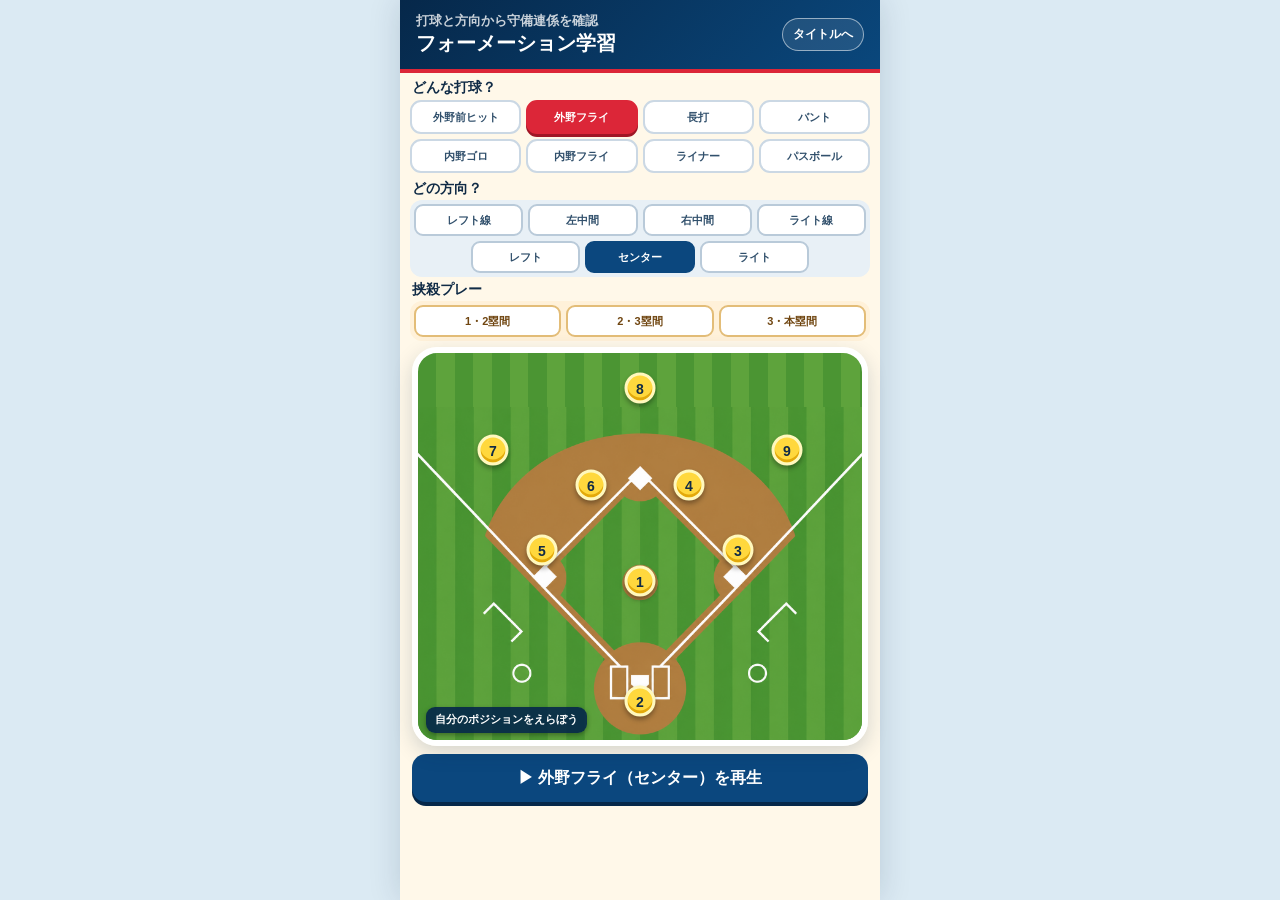
<file: runner-animation-gallery.html>
<!doctype html>
<html lang="ja">
<head>
  <meta charset="utf-8">
  <meta name="viewport" content="width=device-width,initial-scale=1">
  <title>フォーメーション学習</title>
  <link rel="stylesheet" href="runner-ground-hit-prototype.css?v=5">
  <link rel="stylesheet" href="runner-animation-gallery.css?v=18">
  <link rel="stylesheet" href="portrait-layout.css?v=3">
</head>
<body>
  <main class="prototype animation-gallery">
    <header>
      <div>
        <small>打球と方向から守備連係を確認</small>
        <strong>フォーメーション学習</strong>
      </div>
      <a class="academy-back" href="index.html">タイトルへ</a>
    </header>

    <p class="picker-heading">どんな打球？</p>
    <nav class="scene-picker" aria-label="打球を選ぶ">
      <button type="button" data-scene="single" aria-pressed="false">外野前ヒット</button>
      <button type="button" data-scene="fly" aria-pressed="true">外野フライ</button>
      <button type="button" data-scene="extra" aria-pressed="false">長打</button>
      <button type="button" data-scene="ground" aria-pressed="false">内野ゴロ</button>
      <button type="button" data-scene="popup" aria-pressed="false">内野フライ</button>
      <button type="button" data-scene="liner" aria-pressed="false">ライナー</button>
      <button type="button" data-scene="passed" aria-pressed="false">パスボール</button>
      <button type="button" data-scene="bunt" aria-pressed="false">バント</button>
    </nav>

    <p class="picker-heading direction-heading" id="direction-heading">どの方向？</p>
    <div class="direction-picker" id="direction-picker" aria-label="打球方向を選ぶ">
      <button type="button" data-direction="left-line" aria-pressed="false">レフト線</button>
      <button type="button" data-direction="left" aria-pressed="false">レフト</button>
      <button type="button" data-direction="left-center" aria-pressed="false">左中間</button>
      <button type="button" data-direction="center" aria-pressed="true">センター</button>
      <button type="button" data-direction="right-center" aria-pressed="false">右中間</button>
      <button type="button" data-direction="right" aria-pressed="false">ライト</button>
      <button type="button" data-direction="right-line" aria-pressed="false">ライト線</button>
    </div>

    <p class="picker-heading rundown-heading">挟殺プレー</p>
    <nav class="rundown-picker" aria-label="挟殺プレーを選ぶ">
      <button type="button" data-rundown="first-second" aria-pressed="false">1・2塁間</button>
      <button type="button" data-rundown="second-third" aria-pressed="false">2・3塁間</button>
      <button type="button" data-rundown="third-home" aria-pressed="false">3・本塁間</button>
    </nav>

    <section class="field-shell">
      <div class="field gallery-field motion-v2 scene-fly direction-center" id="gallery-field" aria-label="センター方向のフライと守備連係のアニメーション">
        <img class="field-image" src="assets/field-v1.png" alt="">
        <button class="fielder catcher" type="button" data-player-number="2" data-position-name="キャッチャー" aria-label="キャッチャー・守備番号2を自分にする" aria-pressed="false">2</button>
        <button class="fielder pitcher" type="button" data-player-number="1" data-position-name="ピッチャー" aria-label="ピッチャー・守備番号1を自分にする" aria-pressed="false">1</button>
        <button class="fielder first" type="button" data-player-number="3" data-position-name="ファースト" aria-label="ファースト・守備番号3を自分にする" aria-pressed="false">3</button>
        <button class="fielder second" type="button" data-player-number="4" data-position-name="セカンド" aria-label="セカンド・守備番号4を自分にする" aria-pressed="false">4</button>
        <button class="fielder short" type="button" data-player-number="6" data-position-name="ショート" aria-label="ショート・守備番号6を自分にする" aria-pressed="false">6</button>
        <button class="fielder third" type="button" data-player-number="5" data-position-name="サード" aria-label="サード・守備番号5を自分にする" aria-pressed="false">5</button>
        <button class="fielder left" type="button" data-player-number="7" data-position-name="レフト" aria-label="レフト・守備番号7を自分にする" aria-pressed="false">7</button>
        <button class="fielder center" type="button" data-player-number="8" data-position-name="センター" aria-label="センター・守備番号8を自分にする" aria-pressed="false">8</button>
        <button class="fielder right" type="button" data-player-number="9" data-position-name="ライト" aria-label="ライト・守備番号9を自分にする" aria-pressed="false">9</button>
        <p id="selected-player-status" class="selected-player-status" aria-live="polite">自分のポジションをえらぼう</p>

        <div class="rundown-runner" aria-label="挟殺される走者" hidden>走</div>
        <div class="gallery-ball" aria-hidden="true"></div>
        <div class="gallery-shadow" aria-hidden="true"></div>
        <div class="speed-trail" aria-hidden="true"></div>
        <div class="scene-dust dust-a" aria-hidden="true"></div>
        <div class="scene-dust dust-b" aria-hidden="true"></div>
        <div class="catch-flash" aria-hidden="true"></div>
        <div class="miss-flash" aria-hidden="true">!</div>
        <div class="rundown-call" aria-hidden="true" hidden>タッチアウト!</div>
      </div>
    </section>

    <section class="gallery-controls">
      <button id="gallery-replay" type="button">▶ フライを再生</button>
      <p id="gallery-status" class="sr-only" aria-live="polite">フライを選択中です。</p>
    </section>
  </main>
  <script src="runner-animation-gallery.js?v=14"></script>
</body>
</html>
</file>
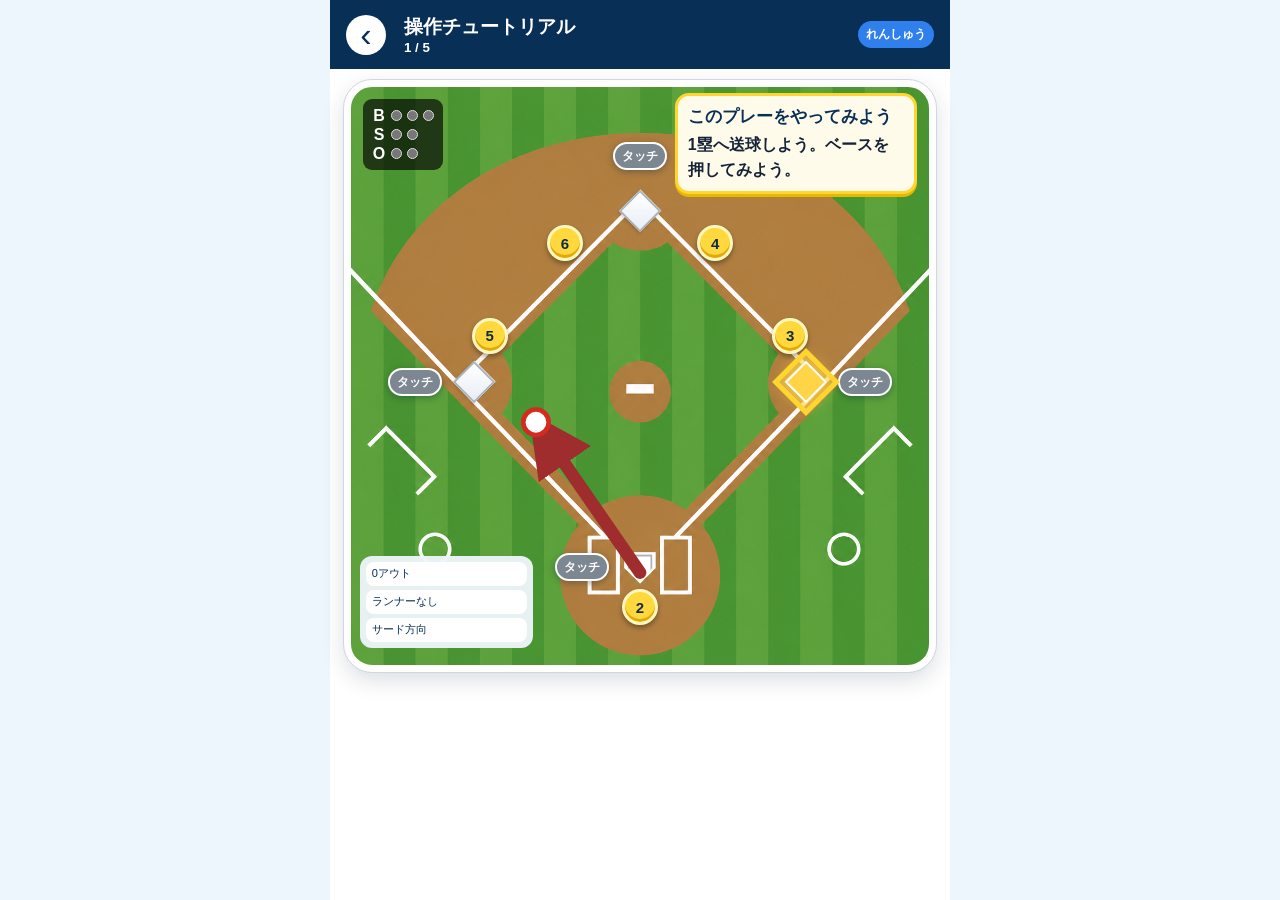
<file: tutorial.html>
<!doctype html>
<html lang="ja">
<head>
  <meta charset="utf-8">
  <meta name="viewport" content="width=device-width,initial-scale=1">
  <title>内野守備編 操作チュートリアル</title>
  <link rel="stylesheet" href="style.css?v=4.0a5">
  <link rel="stylesheet" href="tutorial.css?v=7">
  <link rel="stylesheet" href="portrait-layout.css?v=3">
</head>
<body>
  <main class="tutorial-app">
    <header class="tutorial-header">
      <a href="how-to.html" aria-label="ゲーム説明へ戻る">‹</a>
      <div><strong>操作チュートリアル</strong><small id="tutorial-progress">1 / 5</small></div>
      <span>れんしゅう</span>
    </header>
    <section class="field-wrap tutorial-field-wrap" aria-label="チュートリアルの野球場">
      <div class="field" id="tutorial-field">
        <div id="bso-display" aria-label="アウトカウント">
          <div class="bso-row"><span class="bso-label">B</span><span class="bso-dot"></span><span class="bso-dot"></span><span class="bso-dot"></span></div>
          <div class="bso-row"><span class="bso-label">S</span><span class="bso-dot"></span><span class="bso-dot"></span></div>
          <div class="bso-row"><span class="bso-label">O</span><span id="out-light-1" class="bso-dot"></span><span id="out-light-2" class="bso-dot"></span></div>
        </div>
        <article class="tutorial-case">
          <span id="tutorial-outs"></span>
          <span id="tutorial-runners"></span>
          <strong id="tutorial-instruction"></strong>
          <span id="tutorial-hit"></span>
        </article>
        <section class="tutorial-guide" aria-live="polite">
          <b id="guide-title">まず、今のようすを見よう</b>
          <p id="guide-text"></p>
        </section>
        <div class="skyline"><span></span><span></span><span></span></div>
        <div class="outfield"><i></i><i></i><i></i><i></i></div>
        <div class="warning-track"></div><div class="infield"></div><div class="mound"></div>
        <div class="baseline baseline-first"></div><div class="baseline baseline-third"></div>
        <button class="base tutorial-base home" data-base="HOME" aria-label="ホームへ送球"></button>
        <button class="base tutorial-base first" data-base="FIRST" aria-label="1塁へ送球"></button>
        <button class="base tutorial-base second" data-base="SECOND" aria-label="2塁へ送球"></button>
        <button class="base tutorial-base third" data-base="THIRD" aria-label="3塁へ送球"></button>
        <span id="tutorial-home-guide-ring" aria-hidden="true"></span>
        <button class="base-touch-button touch-home" type="button" data-touch="HOME" disabled>タッチ</button>
        <button class="base-touch-button touch-first" type="button" data-touch="FIRST" disabled>タッチ</button>
        <button class="base-touch-button touch-second" type="button" data-touch="SECOND" disabled>タッチ</button>
        <button class="base-touch-button touch-third" type="button" data-touch="THIRD" disabled>タッチ</button>
        <div id="tutorial-fielder-layer"></div>
        <svg id="tutorial-hit-arrow" viewBox="0 0 100 100" preserveAspectRatio="none" aria-hidden="true">
          <defs><marker id="tutorial-arrowhead" viewBox="0 0 10 10" refX="8" refY="5" markerWidth="5" markerHeight="5" orient="auto"><path d="M0 0 L10 5 L0 10z"></path></marker></defs>
          <line x1="50" y1="84" x2="50" y2="50"></line><circle cx="50" cy="50" r="2.2"></circle>
        </svg>
        <div id="tutorial-runner-layer"></div>
        <aside id="tutorial-manager" hidden><p id="tutorial-manager-text"></p><img src="assets/ai-tommy-coach.png?v=1" alt="AIトミー監督"></aside>
        <span id="tutorial-ball" aria-hidden="true"></span>
        <p id="tutorial-out-call" aria-live="polite"></p>
      </div>
    </section>
    <button id="tutorial-infield-in" type="button">内野前進</button>
    <p id="tutorial-action-status" aria-live="polite"></p>
    <section id="tutorial-feedback" hidden>
      <button id="tutorial-next" type="button">次のれんしゅうへ</button>
    </section>
    <section id="tutorial-finish" hidden>
      <span>チュートリアルクリア!</span><h2>5つの基本プレーをおぼえたよ!</h2>
      <p>次は本番で、アウトとランナーを見て自分で判断してみよう。</p>
      <a href="index.html#game">内野守備編をはじめる</a><a class="tutorial-back-link" href="how-to.html">ゲーム説明へ戻る</a>
    </section>
  </main>
  <script src="tutorial.js?v=3"></script>
</body>
</html>
</file>
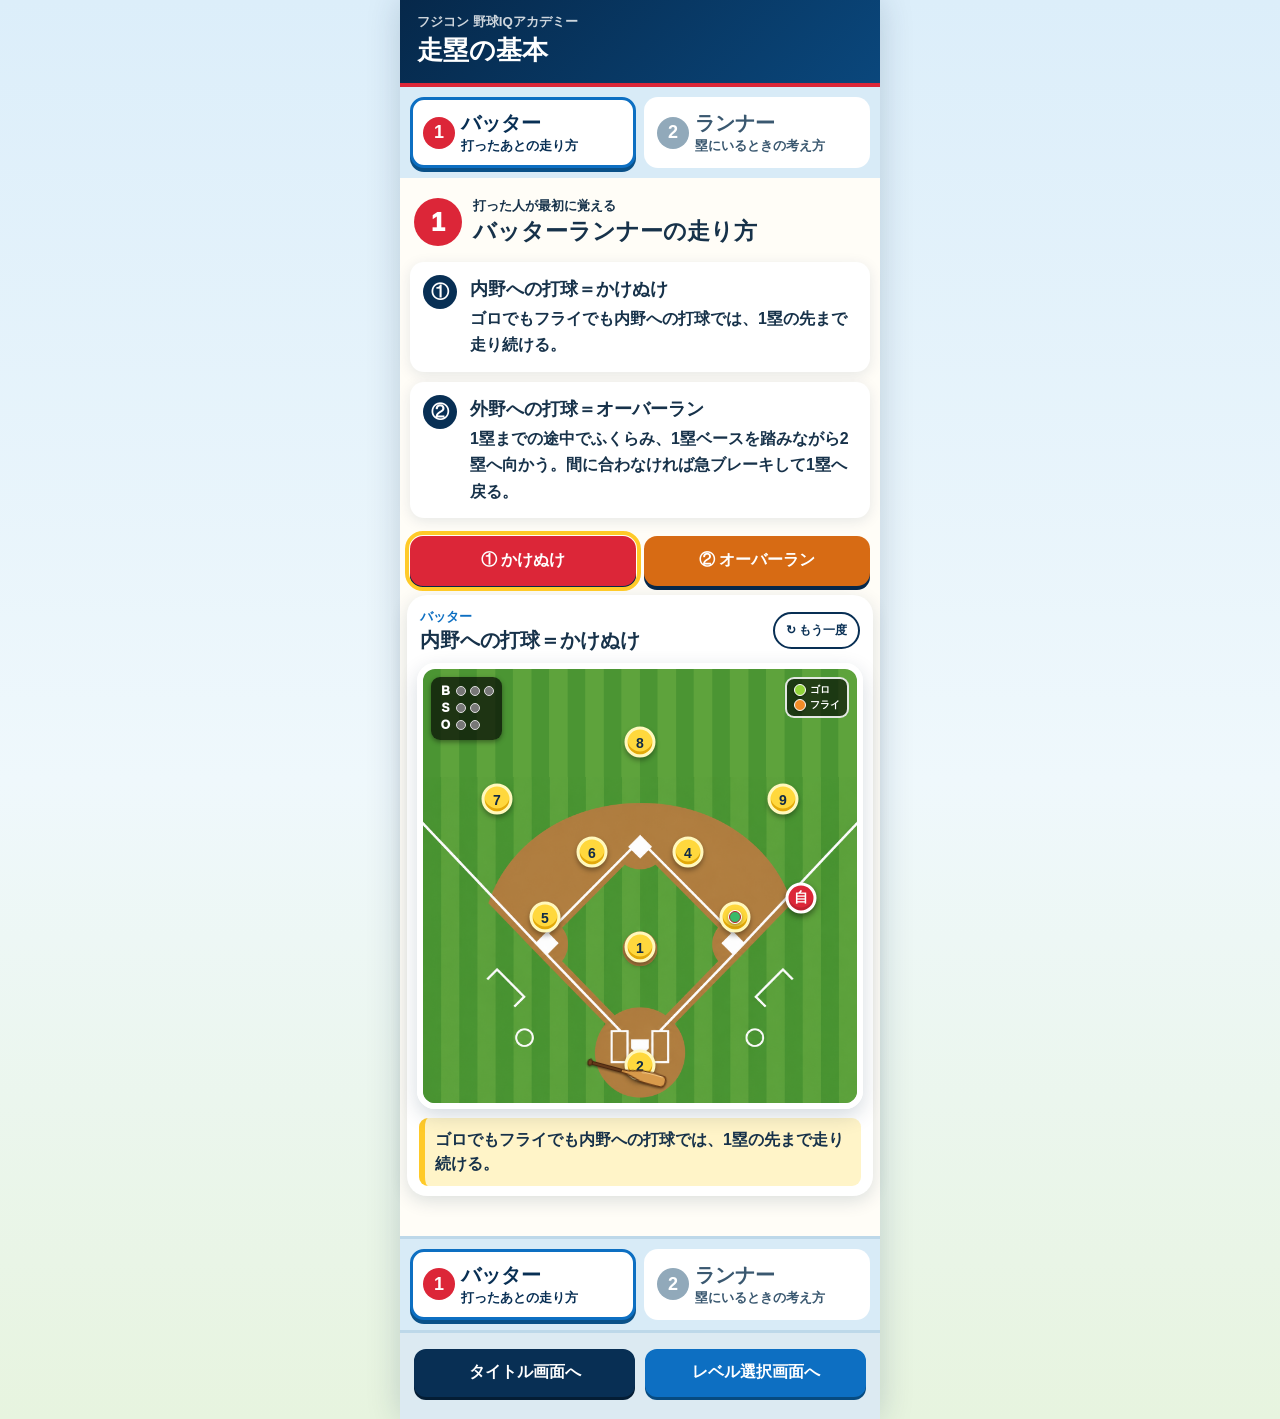
<file: runner-game/basics.html>
<!doctype html>
<html lang="ja"><head><meta charset="utf-8"><meta name="viewport" content="width=device-width,initial-scale=1,maximum-scale=1,user-scalable=no"><title>走塁の基本｜ランナー編</title>
<link rel="stylesheet" href="runner-ground-hit-prototype.css?v=7"><link rel="stylesheet" href="runner-animation-gallery.css?v=17"><link rel="stylesheet" href="runner-movement-prototype.css?v=13"><link rel="stylesheet" href="runner-game-prototype.css?v=14"><link rel="stylesheet" href="basics.css?v=4"><link rel="stylesheet" href="../portrait-layout.css?v=3"></head>
<body><main class="lesson-app">
<header><div><small>フジコン 野球IQアカデミー</small><h1>走塁の基本</h1></div><p>ランナー編と同じグラウンドで学ぼう</p></header>
<nav class="main-tabs" aria-label="大分類"><button data-main="batter" aria-pressed="true"><b>1</b><span>バッター</span><small>打ったあとの走り方</small></button><button data-main="runner" aria-pressed="false"><b>2</b><span>ランナー</span><small>塁にいるときの考え方</small></button></nav>

<section class="field-card" aria-label="走塁アニメーション">
  <div class="field-title"><div><small id="demo-kicker">バッター</small><h2 id="demo-title">内野への打球</h2></div><button id="replay" type="button">↻ もう一度</button></div>
  <div class="field gallery-field runner-motion-field motion-v2" id="lesson-field">
    <img class="field-image" src="assets/field-v1.png" alt="ランナー編のグラウンド">
    <div class="field-ball-legend"><span><i class="ball-color fair"></i>ゴロ</span><span><i class="ball-color caught"></i>フライ</span></div>
    <div class="runner-bso" aria-label="カウント"><div class="runner-bso-row"><span class="runner-bso-label">B</span><span class="runner-bso-dot b1dot"></span><span class="runner-bso-dot b2dot"></span><span class="runner-bso-dot b3dot"></span></div><div class="runner-bso-row"><span class="runner-bso-label">S</span><span class="runner-bso-dot s1dot"></span><span class="runner-bso-dot s2dot"></span></div><div class="runner-bso-row"><span class="runner-bso-label">O</span><span class="runner-bso-dot runner-out-light o1dot"></span><span class="runner-bso-dot runner-out-light o2dot"></span></div></div>
    <div class="field-play-area">
      <div class="fielder catcher">2</div><div class="fielder pitcher">1</div><div class="fielder first">3</div><div class="fielder second">4</div><div class="fielder short">6</div><div class="fielder third">5</div><div class="fielder left">7</div><div class="fielder center">8</div><div class="fielder right">9</div>
      <div class="runner-dot other-runner other-a"></div><div class="runner-dot other-runner other-b"></div><div class="runner-dot other-runner other-c"></div><div class="runner-dot self-runner">自</div>
      <svg class="board-bat" viewBox="0 0 100 20" role="img" aria-label="バット"><path class="bat-body" d="M3 8.4h43c9 0 14-3.4 22-4.8C78 2.3 89 2.4 96 3.3c3 .5 4 3 4 6.7s-1 6.2-4 6.7c-7 .9-18 1-28-.3C60 15 55 11.6 46 11.6H3Z"></path><path class="bat-grip" d="M3 8.4h40v3.2H3Z"></path><ellipse class="bat-grip" cx="2.8" cy="10" rx="2.8" ry="4"></ellipse><path class="bat-highlight" d="M69 5.1C79 3.7 89 3.8 95 4.6"></path></svg>
      <div class="gallery-ball" aria-label="ボール"></div><div class="gallery-shadow"></div><div class="speed-trail"></div><div class="play-result-call"></div>
      <div class="manager-sign"><img src="assets/ai-tommy-coach.png" alt="トミー監督"><p>盗塁！</p></div>
    </div>
  </div>
  <p id="demo-caption" class="demo-caption" aria-live="polite">1塁のベースで止まらず、その先まで全力で走り切ろう。</p>
</section>

<section id="batter" class="main-section">
  <div class="section-heading"><span>1</span><div><small>打った人が最初に覚える</small><h2>バッターランナーの走り方</h2></div></div>
  <div class="batter-explanation">
    <article><b>①</b><div><h3>内野への打球＝かけぬけ</h3><p>ゴロでもフライでも内野への打球では、1塁の先まで走り続ける。</p></div></article>
    <article><b>②</b><div><h3>外野への打球＝オーバーラン</h3><p>1塁までの途中でふくらみ、1塁ベースを踏みながら2塁へ向かう。間に合わなければ急ブレーキして1塁へ戻る。</p></div></article>
  </div>
  <div class="batter-demo-controls" aria-label="バッターランナーの動きを選ぶ"><button class="kakenuke" data-demo="batter-infield" aria-pressed="true">① かけぬけ</button><button class="round" data-demo="batter-outfield" aria-pressed="false">② オーバーラン</button></div>
  <div id="batter-demo-slot" class="demo-slot"></div>
  <nav class="main-tabs bottom-main-tabs" aria-label="大分類（ページ下部）"><button data-main="batter" aria-pressed="true"><b>1</b><span>バッター</span><small>打ったあとの走り方</small></button><button data-main="runner" aria-pressed="false"><b>2</b><span>ランナー</span><small>塁にいるときの考え方</small></button></nav>
</section>

<section id="runner" class="main-section" hidden>
  <div class="section-heading"><span>2</span><div><small>すでに塁にいるとき</small><h2>ランナーの考え方</h2></div></div>
  <nav class="runner-tabs" aria-label="ランナーの学習内容"><button data-sub="check" aria-pressed="true">①最初に確認</button><button data-sub="lead" aria-pressed="false">②2次リード</button><button data-sub="judge" aria-pressed="false">③状況判断</button></nav>
  <div id="check" class="sub-section"><h3 class="sub-title">プレー前に3つ確認</h3><div class="check-static-list">
    <article><h3>① ランナーはどこ？</h3><p><b>詰まっている：</b>自分より後ろに、ランナーがいない空いた塁が1つもない状態です。後ろのランナーが次々に進んでくるため、ゴロでは元の塁へ戻れません。</p><p class="example-label">例：自分が2塁にいて、1塁にもランナーがいる</p><div class="field snapshot-field packed-snapshot"><img class="field-image" src="assets/field-v1.png" alt="自分より後ろに空いた塁がない例"><div class="field-play-area"><div class="fielder catcher">2</div><div class="fielder pitcher">1</div><div class="fielder first">3</div><div class="fielder second">4</div><div class="fielder short">6</div><div class="fielder third">5</div><div class="fielder left">7</div><div class="fielder center">8</div><div class="fielder right">9</div><div class="first-base-marker" aria-hidden="true"></div><div class="runner-dot self-runner">自</div><div class="runner-dot other-runner snapshot-first"></div></div></div></article>
    <article><p><b>詰まっていない：</b>自分より後ろに、ランナーがいない空いた塁が1つでもある状態です。後ろから押し出されないため、アウトになりそうなら元の塁へ戻れます。</p><p class="example-label">例：自分が2塁にいて、1塁にランナーがいない</p><div class="field snapshot-field open-snapshot"><img class="field-image" src="assets/field-v1.png" alt="自分より後ろに空いた塁がある例"><div class="field-play-area"><div class="fielder catcher">2</div><div class="fielder pitcher">1</div><div class="fielder first">3</div><div class="fielder second">4</div><div class="fielder short">6</div><div class="fielder third">5</div><div class="fielder left">7</div><div class="fielder center">8</div><div class="fielder right">9</div><div class="first-base-marker" aria-hidden="true"></div><div class="runner-dot self-runner">自</div></div></div></article>
    <article><h3>② カウントを頭に入れる</h3><p><b>2アウトなら、ゴロでもフライでも、バットにボールが当たった瞬間にゴー！</b></p><div class="field snapshot-field count-snapshot"><img class="field-image" src="assets/field-v1.png" alt="2アウト3ボール2ストライク"><div class="runner-bso attention-bso"><div class="runner-bso-row"><span class="runner-bso-label">B</span><span class="runner-bso-dot ball-on"></span><span class="runner-bso-dot ball-on"></span><span class="runner-bso-dot ball-on"></span></div><div class="runner-bso-row"><span class="runner-bso-label">S</span><span class="runner-bso-dot strike-on"></span><span class="runner-bso-dot strike-on"></span></div><div class="runner-bso-row"><span class="runner-bso-label">O</span><span class="runner-bso-dot out-on"></span><span class="runner-bso-dot out-on"></span></div></div><div class="field-play-area"><div class="fielder catcher">2</div><div class="fielder pitcher">1</div><div class="fielder first">3</div><div class="fielder second">4</div><div class="fielder short">6</div><div class="fielder third">5</div><div class="fielder left">7</div><div class="fielder center">8</div><div class="fielder right">9</div><div class="runner-dot self-runner snapshot-at-second">自</div><div class="runner-dot other-runner snapshot-at-first"></div></div></div><p class="snapshot-note"><b>2アウト・3ボール2ストライクで、後ろが詰まっているとき：</b>ピッチャーが投げた瞬間にゴー！ フォアボールなら自動で次の塁へ進めます。打球が飛んだときも、先の塁へ進めるチャンスが広がります。</p></article>
    <article><h3>③ 監督の指示を聞く</h3><p>監督の指示どおりに動こう。指示どおりに挑戦した結果なら、アウトになっても気にしなくて大丈夫です。</p><div class="field snapshot-field manager-snapshot manager-instruction-visible"><img class="field-image" src="assets/field-v1.png" alt="監督から盗塁またはスクイズの指示"><div class="field-play-area"><div class="fielder catcher">2</div><div class="fielder pitcher">1</div><div class="fielder first">3</div><div class="fielder second">4</div><div class="fielder short">6</div><div class="fielder third">5</div><div class="fielder left">7</div><div class="fielder center">8</div><div class="fielder right">9</div><div class="runner-dot self-runner snapshot-at-third">自</div><div class="manager-sign attention-sign"><img src="assets/ai-tommy-coach.png" alt="トミー監督"><p>盗塁／スクイズ</p></div></div></div><p class="snapshot-note"><b>盗塁・スクイズ：</b>ピッチャーが投げた瞬間にゴー。早すぎると、ピッチャーからけん制球が来るので、ピッチャーをよく見よう。</p><p class="squeeze-note"><b>スクイズとは？</b> バッターがバントでボールを転がす間に、3塁ランナーがホームインをねらう作戦です。バントが地面につく前に捕られたら、3塁へ戻らないとアウトになります。</p></article>
  </div></div>
  <div id="lead" class="sub-section" hidden><h3 class="sub-title">投球と同時に2〜3歩進む</h3><div class="lesson-list"><article><h3>２次リード</h3><p>盗塁やスクイズ以外では、ピッチャーが投球したら、最初のリードから次の塁へさらに2〜3歩進み、そこで状況を判断します。</p><strong>早すぎるとアウト</strong><p>ピッチャーが投げる前に二次リードを始めると、1塁へけん制球が来ます。ピッチャーをよく見て、投球と同時に動こう。</p><strong>打球が飛ばなかったら</strong><p>キャッチャーがボールを持つので、元の塁へ戻ることも忘れない。</p></article></div><div id="lead-demo-slot" class="demo-slot"></div><button id="lead-play-start" class="lead-play-start" type="button">▶ プレー開始</button><div class="movement-controls lead-control"><button id="lead-action" class="half" type="button" disabled>２次リード/ハーフウェイ</button></div><p id="lead-help" class="lead-help">「プレー開始」を押してください。</p></div>
  <div id="judge" class="sub-section" hidden>
    <h3 class="sub-title">打球を見て、どこへ走るか決めよう</h3>
    <div class="judge-intro">
      <article class="judge-rule"><span class="ball-badge ground">① ゴロ</span><p><b>基本は、次の塁を目指します。</b>ただし、自分より後ろに空いている塁があり、目の前の守備がボールを持っていたら、無理に進まず元の塁へ戻る判断もあります。</p></article>
      <article class="judge-rule"><span class="ball-badge fly">② フライ</span><p><b>まず元の塁へ戻ります。</b>自分が戻る前にボールを塁へ返されるとアウトです。外野が捕ったあと、元の塁にふれてから次の塁へ走ることを「タッチアップ」といいます。次の塁までの距離と、捕った外野の位置を見て、間に合いそうなときにねらおう。</p></article>
      <article class="judge-rule"><span class="ball-badge passed">③ パスボール</span><p>ピッチャーの投げたボールをキャッチャーが捕れず、後ろへ転がすことがあります。<b>次の塁をねらうチャンス！</b> ボールを見て、一気にゴーしよう。</p></article>
    </div>
    <h3 class="judge-more-title">いくつかのケースの状況判断を見てみよう</h3>
    <div id="judge-demo-slot" class="demo-slot"></div>
    <div class="judge-case-controls" aria-label="状況判断のケース">
      <button type="button" data-demo="judge-first-short" aria-pressed="true"><small>1塁ランナー</small>ショートゴロ</button>
      <button type="button" data-demo="judge-second-short" aria-pressed="false"><small>2塁ランナー</small>ショートゴロ</button>
      <button type="button" data-demo="judge-second-passed" aria-pressed="false"><small>2塁ランナー</small>パスボール</button>
      <button type="button" data-demo="judge-second-left-fly" aria-pressed="false"><small>2塁ランナー</small>レフトフライ</button>
      <button type="button" data-demo="judge-third-left-tag" aria-pressed="false"><small>3塁ランナー</small>レフトフライ</button>
    </div>
  </div>
</section>
<nav class="destination-nav" aria-label="ゲーム画面へ移動">
  <a href="../">タイトル画面へ</a>
  <a href="./">レベル選択画面へ</a>
</nav>
<script src="basics.js?v=6"></script></main></body></html>
</file>
<file: style.css>
:root {
    --navy: #06284a;
    --navy2: #0a3b6e;
    --red: #dc2638;
    --cream: #fff7e8;
    --green: #63ad55;
    --green2: #78c467;
    --ink: #152338;
    --gold: #f5b51b;
    --sky: #9edcff
}

* {
    box-sizing: border-box
}

html {
    background: #dceaf3
}

body {
    margin: 0;
    background: linear-gradient(180deg, #cfe8f6, #edf5fa);
    font-family: -apple-system, BlinkMacSystemFont, "Hiragino Sans", "Yu Gothic", sans-serif;
    color: var(--ink)
}

button {
    font: inherit
}

.app {
    width: min(100%, 480px);
    min-height: 100vh;
    margin: auto;
    background: var(--cream);
    box-shadow: 0 0 34px #06284a24
}

.screen {
    display: none;
    min-height: 100vh
}

.screen.active {
    display: block
}

.home-head,
.topbar {
    display: flex;
    align-items: center;
    justify-content: space-between;
    padding: 14px 16px;
    background: linear-gradient(135deg, var(--navy), var(--navy2));
    color: #fff;
    border-bottom: 4px solid var(--red)
}

.level {
    display: grid;
    grid-template-columns: auto auto;
    gap: 2px 10px
}

.level small {
    grid-column: 1/3
}

.version,
.xp-chip {
    background: #ffffff20;
    border: 1px solid #ffffff55;
    border-radius: 99px;
    padding: 7px 10px;
    font-size: 12px
}

.hero {
    position: relative;
    background: linear-gradient(#e9f6ff, #fff7e8);
    min-height: 270px;
    overflow: hidden
}

.hero img {
    width: 100%;
    height: 270px;
    object-fit: cover;
    object-position: center 30%
}

.hero:after {
    content: "";
    position: absolute;
    inset: auto 0 0;
    height: 75px;
    background: linear-gradient(transparent, var(--cream))
}

.hero div {
    position: absolute;
    z-index: 2;
    inset: 18px auto auto 18px;
    text-shadow: 0 2px 0 #fff
}

.hero p {
    margin: 0;
    font-weight: 900;
    color: var(--red)
}

.hero h1 {
    margin: 2px 0;
    font-size: 37px;
    line-height: .95;
    color: var(--navy)
}

.hero h1 span {
    color: var(--red)
}

.hero b {
    color: var(--navy);
    letter-spacing: 2px
}

.curriculum-box {
    margin: 14px 18px 0;
    padding: 13px 15px;
    border-radius: 16px;
    background: #fff;
    border: 2px solid #dae4ed;
    box-shadow: 0 4px 0 #d4dde6;
    display: grid;
    gap: 4px
}

.curriculum-box strong {
    color: var(--navy)
}

.curriculum-box small {
    color: #607087
}

.profile-picker {
    margin: 12px 18px 0;
    padding: 12px;
    border: 2px solid #d7e4ee;
    border-radius: 18px;
    background: #fff;
}

.profile-picker-head {
    display: flex;
    align-items: center;
    justify-content: space-between;
    color: var(--navy);
}

.profile-picker-head small {
    color: #68788c;
}

.profile-list {
    display: grid;
    gap: 7px;
    margin-top: 8px;
}

.profile-row {
    display: grid;
    grid-template-columns: 1fr auto;
    gap: 7px;
}

.profile-select,
.profile-delete,
.show-profile-form,
.profile-form button {
    border: 0;
    border-radius: 11px;
    padding: 9px 11px;
    font-weight: 900;
}

.profile-select {
    background: #eef5fb;
    color: var(--navy);
    text-align: left;
}

.profile-select.is-selected {
    background: var(--navy);
    color: #fff;
    box-shadow: 0 0 0 3px #9edcff;
}

.profile-delete {
    background: #edf0f3;
    color: #6d7781;
    font-size: 12px;
}

.profile-empty {
    margin: 8px 0;
    color: #68788c;
    font-size: 13px;
}

.show-profile-form {
    width: 100%;
    margin-top: 8px;
    background: #e63946;
    color: #fff;
}

.profile-form {
    margin-top: 9px;
    padding-top: 9px;
    border-top: 1px solid #d7e4ee;
}

.profile-form label {
    display: block;
    margin-bottom: 5px;
    color: var(--navy);
    font-size: 13px;
    font-weight: 900;
}

.profile-form>div {
    display: grid;
    grid-template-columns: 1fr auto auto;
    gap: 6px;
}

.profile-form input {
    min-width: 0;
    border: 2px solid #b9c9d8;
    border-radius: 10px;
    padding: 8px;
    font: inherit;
}

.profile-form button[type="submit"] {
    background: var(--navy);
    color: #fff;
}

#cancel-profile-form {
    background: #edf0f3;
    color: #536170;
}

#profile-error {
    display: block;
    min-height: 1.3em;
    margin-top: 4px;
    color: #c72b3b;
}

.question-count-picker {
    grid-column: 1/-1;
    margin-top: 12px;
    padding: 10px;
    border-radius: 16px;
    background: #eef5fb;
    text-align: center;
}

.question-count-picker {
    display: grid;
    grid-template-columns: repeat(3,1fr);
    gap: 8px;
}

.question-count-picker button {
    border: 2px solid #b9c9d8;
    border-radius: 12px;
    padding: 8px 4px;
    background: #fff;
    color: var(--navy);
    font-size: 16px;
    font-weight: 900;
}

.question-count-picker button.is-selected {
    border-color: #e63946;
    background: #e63946;
    color: #fff;
}

.mode-grid {
    display: grid;
    gap: 12px;
    padding: 18px
}

.mode-card {
    border: 0;
    border-radius: 20px;
    background: #fff;
    padding: 18px;
    text-align: left;
    display: grid;
    grid-template-columns: 54px 1fr;
    grid-template-rows: auto auto;
    box-shadow: 0 5px 0 #cbd4dd;
    font-weight: 700
}

.mode-card>span {
    grid-row: 1/3;
    font-size: 36px
}

.mode-card strong {
    font-size: 23px;
    color: var(--navy)
}

.mode-card small {
    color: #607087
}

.mode-title-row {
    grid-column: 2;
    display: flex;
    align-items: center;
    justify-content: space-between;
    gap: 10px;
}

.mode-title-row strong {
    min-width: 0;
}

.mode-description {
    grid-column: 2;
}

.runner-profile-level {
  color: #0b477e;
  font-weight: 900;
}

.mode-link.is-disabled {
  pointer-events: none;
  color: #657585;
  background: #d7dee4;
  box-shadow: none;
}

.how-to-link {
    flex: 0 0 auto;
    border: 2px solid #2f80ed;
    border-radius: 999px;
    padding: 6px 10px;
    background: #2f80ed;
    color: #fff;
    font-size: 13px;
    font-weight: 900;
    line-height: 1;
    text-decoration: none;
}

.how-to-link:focus-visible {
    outline: 3px solid #f2b705;
    outline-offset: 2px;
}

.mode-card.accent {
    background: #fff0f1;
    box-shadow: 0 5px 0 #e8b5bb
}

.mode-card.locked {
    opacity: 1;
    background: #d9dee3;
    box-shadow: 0 5px 0 #aeb6bf;
    cursor: not-allowed;
}

.mode-card.locked strong,
.mode-card.locked small {
    color: #68727c;
}

.defense-mode-card {
    padding: 18px;
}

.glove-icon {
    display: grid;
    place-items: center;
}

.glove-icon img {
    display: block;
    width: 46px;
    height: 46px;
    object-fit: contain;
}

.fujicon-cap-icon {
    display: grid;
    place-items: center;
}

.fujicon-cap-icon img {
    display: block;
    width: 54px;
    height: 48px;
    object-fit: contain;
}

.mode-start {
    grid-column: 1/-1;
    margin-top: 10px;
    border: 0;
    border-radius: 14px;
    padding: 12px;
    background: var(--navy);
    color: #fff;
    font-size: 18px;
    font-weight: 900;
    box-shadow: 0 4px 0 #001b33;
}

.mode-link {
    display: block;
    text-align: center;
    text-decoration: none;
}

.mode-link:focus-visible {
    outline: 3px solid #f2b705;
    outline-offset: 3px;
}

.topbar button {
    border: 0;
    background: #fff2;
    color: #fff;
    border-radius: 10px;
    width: 40px;
    height: 40px;
    font-size: 30px
}

.topbar>div {
    display: grid;
    text-align: center
}

.topbar small {
    opacity: .8
}

.topbar .quiz-progress {
    min-width: 0;
    max-width: calc(100% - 108px);
}

.topbar .quiz-promotion {
    margin-top: 3px;
    font-size: 10px;
    line-height: 1.25;
    white-space: pre-line;
    opacity: 1;
    color: #fff4a8;
}

.question-card {
    padding: 8px 18px 6px;
    background: linear-gradient(180deg, #fffdf7, #fff7e8)
}

.tags {
    display: flex;
    gap: 8px
}

.tags span {
    border-radius: 99px;
    padding: 5px 10px;
    background: #e5edf5;
    font-size: 12px;
    font-weight: 800
}

.tags span:last-child {
    background: #e9f7e6;
    color: #23752a
}

.question-card h2 {
    font-size: 22px;
    line-height: 1.45;
    margin: 12px 0 6px
}

.question-card p {
    margin: 0;
    color: #617083;
    font-size: 14px
}

.field-wrap {
    padding: 3px 14px 0;
    overflow-anchor: none;
}

#quiz {
    overflow-anchor: none;
}

.field {
    position: relative;
    aspect-ratio: 1/1;
    border-radius: 28px;
    overflow: clip;
    background: linear-gradient(var(--sky) 0 15%, #5b9a49 15% 100%);
    border: 7px solid #fff;
    outline: 1px solid #cfd8e1;
    box-shadow: 0 8px 22px #06284a27;
    isolation: isolate;
}

#bso-display {
  position: absolute;
  top: 12px;
  left: 12px;
  z-index: 20;
  padding: 7px 9px;
  border-radius: 9px;
  background: rgba(0, 0, 0, 0.65);
  color: #fff;
  font-weight: 800;
}

.bso-row {
  display: flex;
  align-items: center;
  gap: 5px;
  height: 19px;
}

.bso-label {
  width: 14px;
  text-align: center;
}

.bso-dot {
  width: 11px;
  height: 11px;
  border-radius: 50%;
  background: #777;
  border: 1px solid #ddd;
}

.bso-dot.is-on {
  background: #e63946;
  border-color: #ffb3ba;
  box-shadow: 0 0 5px rgba(230, 57, 70, 0.8);
}

.skyline {
    position: absolute;
    left: 0;
    right: 0;
    top: 11%;
    height: 8%;
    background: #1b5d3b;
    z-index: 0;
    border-bottom: 5px solid #164a35
}

.skyline span {
    position: absolute;
    bottom: 100%;
    width: 5px;
    height: 34px;
    background: #dcecff
}

.skyline span:after {
    content: "";
    position: absolute;
    left: -13px;
    top: 0;
    width: 31px;
    height: 4px;
    background: #fff;
    box-shadow: 0 8px 0 #fff, 0 16px 0 #fff
}

.skyline span:nth-child(1) {
    left: 10%
}

.skyline span:nth-child(2) {
    left: 50%
}

.skyline span:nth-child(3) {
    right: 10%
}

.warning-track {
    position: absolute;
    left: 2%;
    top: 16%;
    width: 96%;
    height: 75%;
    border-radius: 50%;
    border: 13px solid #b67a43;
    z-index: 1
}

.outfield {
    position: absolute;
    width: 96%;
    height: 83%;
    left: 2%;
    top: 5%;
    background: repeating-radial-gradient(ellipse at center, #71bd61 0 20px, #66b257 20px 40px);
    border-radius: 50%;
    border: 4px solid #e9f5d5;
    z-index: 2;
    overflow: hidden
}

.outfield i {
    position: absolute;
    top: -12%;
    bottom: -12%;
    width: 9%;
    background: #ffffff12;
    transform: rotate(12deg)
}

.outfield i:nth-child(1) {
    left: 15%
}

.outfield i:nth-child(2) {
    left: 36%
}

.outfield i:nth-child(3) {
    left: 57%
}

.outfield i:nth-child(4) {
    left: 78%
}

.infield {
    position: absolute;
    width: 52%;
    height: 52%;
    left: 24%;
    top: 38%;
    background: linear-gradient(135deg, #ca9859, #b97d42);
    transform: rotate(45deg);
    border: 5px solid #f5d29b;
    z-index: 3;
    box-shadow: inset 0 0 0 2px #a66f3c
}

.mound {
    position: absolute;
    left: 46%;
    top: 50%;
    width: 8%;
    height: 6%;
    border-radius: 50%;
    background: #d5a667;
    border: 2px solid #f1cf9a;
    z-index: 4
}

.baseline {
    position: absolute;
    height: 4px;
    background: #f5e3be;
    z-index: 4;
    transform-origin: left center;
    border-radius: 5px
}

.baseline-first {
    left: 50%;
    top: 82%;
    width: 36%;
    transform: rotate(-45deg)
}

.baseline-third {
    left: 50%;
    top: 82%;
    width: 36%;
    transform: rotate(-135deg)
}

.base {
    position: absolute;
    width: 30px;
    height: 30px;
    background: linear-gradient(135deg, #fff, #e8eef4);
    border: 2px solid #a9b3bd;
    transform: translate(-50%, -50%) rotate(45deg);
    z-index: 7;
    box-shadow: 0 2px 3px #0002
}

.base.is-selected {
    background: #ffd447;
    border-color: #ffffff;
    box-shadow:
        0 0 0 5px rgba(255,212,71,.45),
        0 0 18px rgba(255,212,71,.9);
}

.home {
    left: calc(50% - 15px);
    top:83.8%;
    bottom:auto;
}

.first{
    left:78.7%;
    top:49.6%;
    right:auto;
}

.second{
    left: 50%;
    top: calc(19.5% - 14px);
}

.third{
    left:20.3%;
    top:49.6%;
}

.runner {
    position: absolute;
    width: 74px;
    height: 82px;
    transform: translate(-50%, -50%);
    z-index: 10;
    pointer-events: none;
    filter: drop-shadow(0 4px 3px #0003)
}

.runner svg {
    display: block;
    width: 100%;
    height: 100%;
    overflow: visible
}

.runner-image {
    display: block;
    width: 100%;
    height: 100%;
    object-fit: contain;
    pointer-events: none;
}

.runner.self {
    z-index: 12
}

.runner.self svg {
    filter: drop-shadow(0 0 6px #ffd447)
}

.self-label {
    position: absolute;
    left: 50%;
    top: -22px;
    transform: translateX(-50%);
    background: linear-gradient(#f13b48, #c9182c);
    color: #fff;
    border: 3px solid #fff;
    border-radius: 99px;
    padding: 4px 10px;
    font-weight: 900;
    font-size: 13px;
    white-space: nowrap;
    box-shadow: 0 3px 0 #941322;
    z-index: 20
}

.self-label:after {
    content: "";
    position: absolute;
    left: 50%;
    bottom: -9px;
    border: 6px solid transparent;
    border-top-color: #fff;
    transform: translateX(-50%)
}

#field-caption {
    text-align: center;
    font-size: 14px;
    color: #607087;
    margin: 10px 0 6px;
    font-weight: 700
}

.answers {
    display: grid;
    gap: 11px;
    padding: 8px 16px 28px
}

.answer {
    border: 2px solid #d8e0e8;
    border-radius: 18px;
    background: linear-gradient(#fff, #f8fbfd);
    padding: 17px;
    font-size: 18px;
    font-weight: 900;
    color: var(--navy);
    box-shadow: 0 4px 0 #d8e0e8;
    transition: .12s transform
}

.answer:active {
    transform: translateY(3px);
    box-shadow: 0 1px 0 #d8e0e8
}

.feedback {
    background: linear-gradient(#06284a, #153f69);
    padding: 8px 12px;
    align-items: center
}

.feedback.active {
    display: flex
}

.feedback-box,
.result-box {
    width: 100%;
    background: #fff;
    border-radius: 26px;
    padding: 14px;
    text-align: center
}

.feedback-review {
    margin-bottom: 8px;
    padding: 9px;
    border: 2px solid #d7e4ee;
    border-radius: 16px;
    background: #f2f7fb;
    text-align: left;
}

.feedback-review>strong {
    display: block;
    margin-bottom: 5px;
    color: var(--navy);
    font-size: 15px;
}

.review-columns {
    display: grid;
    grid-template-columns: repeat(2,minmax(0,1fr));
    gap: 7px;
}

.review-column {
    min-width: 0;
    padding: 6px;
    border-radius: 12px;
    background: #fff;
}

.review-column>b {
    display: block;
    margin-bottom: 3px;
    color: var(--navy);
    font-size: 14px;
}

.feedback-review dl {
    margin: 0;
}

.review-column dl>div {
    padding: 2px 0;
}

.feedback-review dt {
    color: #627287;
    font-size: 11px;
    font-weight: 800;
}

.feedback-review dd {
    margin: 0;
    color: var(--navy);
    font-size: 12px;
    font-weight: 800;
    overflow-wrap: anywhere;
}

.feedback-review .review-answer {
    margin-top: 3px;
    padding-top: 5px;
    border-top: 1px solid #d7e4ee;
}

#review-answer {
    white-space: pre-line;
}

.judge {
    width: 58px;
    height: 58px;
    margin: auto;
    border-radius: 50%;
    display: grid;
    place-items: center;
    background: #e7f7e5;
    color: #23912f;
    font-size: 38px;
    font-weight: 900
}

.judge.triangle {
    color: #bd7a00;
    background: #fff3cc
}

.judge.cross {
    color: #c72b3b;
    background: #ffe4e7
}

.xp-gain {
    font-size: 18px;
    color: #c47b00;
    font-weight: 900;
    margin: 7px
}

.feedback-box h2 {
    margin: 7px 0;
    font-size: 22px;
}

#feedback-text {
    margin: 6px 0;
    font-size: 14px;
    line-height: 1.45;
}

.feedback button {
    padding: 11px;
}

#review-question,
#return-feedback {
    background: var(--navy);
}

#review-question {
    margin-bottom: 8px;
}

#return-feedback {
    margin: 7px 14px 4px;
    width: calc(100% - 28px);
    border: 0;
    border-radius: 14px;
    padding: 11px;
    color: #fff;
    font-weight: 900;
}

#quiz.is-review-preview .field .base,
#quiz.is-review-preview .base-touch-button,
#quiz.is-review-preview #play-controls {
    pointer-events: none;
}

#quiz.is-review-preview .base-touch-button,
#quiz.is-review-preview #play-controls {
    display: none;
}

.feedback button,
.result button {
    width: 100%;
    border: 0;
    border-radius: 14px;
    padding: 14px;
    background: var(--red);
    color: #fff;
    font-weight: 900
}

.result {
    padding: 8px 12px;
    background: linear-gradient(#bfe7ff, #fff7e8);
    text-align: center;
    align-items: center;
    justify-content: center;
}

.result.active {
    display: flex;
}

.result-box {
    padding: 13px;
}

.result-box>span {
    font-size: 12px;
}

.result-box h2 {
    margin: 7px 0;
    font-size: 24px;
}

.result-box>p {
    margin: 6px 0;
    font-size: 13px;
}

.result button {
    padding: 10px;
}

#coach-result {
    margin: 7px 0 !important;
    padding: 10px !important;
    font-size: 14px;
}

#coach-result>strong {
    font-size: 16px !important;
}

#coach-comment {
    line-height: 1.35 !important;
    margin: 5px 0 7px !important;
}

#coach-result>div {
    padding-top: 6px !important;
    margin-top: 6px !important;
}

#coach-result small {
    font-size: 12px;
}

.result .sub {
    margin-top: 6px;
    background: var(--navy)
}

@media (max-width:360px) {
    .hero h1 {
        font-size: 31px
    }

    .runner {
        width: 66px;
        height: 74px
    }

    .self-label {
        font-size: 12px
    }
}

/* Sprint4.1 新グラウンド */
.field {
    background: url("assets/field-v1.png") center / cover no-repeat !important;
}

.field::before,
.field::after,
.field .skyline,
.field .outfield,
.field .warning-track,
.field .infield,
.field .mound,
.field .baseline {

    display: none !important;
}

/* Sprint4.3 ホームベース形状 */
.base.home {
    width: 25px;
    height: 25px;
    background: #fff;
    border: 2px solid #a9b3bd;
    transform: translate(-50%, -50%);
    clip-path: polygon(
        0 0,
        100% 0,
        100% 55%,
        50% 100%,
        0 55%
    );
}

.base.home.is-selected {
    background: #ffd447;
    border-color: #fff;
    box-shadow:
        0 0 0 5px rgba(255, 212, 71, .45),
        0 0 18px rgba(255, 212, 71, .9);
}

.home {
    left: 50%;
    top: 83%;
    bottom: auto;
}

.first {
    left: 78.7%;
    right: auto;
    top: 51%;
}

.second {
    left: 50%;
    top: 21.4%;
}

.third {
    left: 21.3%;
    top: 51%;
}

.base-touch-button {
    position: absolute;
    z-index: 18;
    min-width: 52px;
    min-height: 28px;
    padding: 4px 7px;
    border: 2px solid #fff;
    border-radius: 999px;
    background: #7d8792;
    color: #fff;
    box-shadow: 0 2px 7px rgba(8, 36, 61, .35);
    font-size: 12px;
    font-weight: 800;
    line-height: 1;
    white-space: nowrap;
    cursor: pointer;
    transform: translate(-50%, -50%);
}

.base-touch-button:active {
    transform: translate(-50%, -50%) scale(.94);
}

.base-touch-button.is-ready {
    background: #e63946;
}

.base-touch-button.is-correct-touch {
    background: #2f80ed;
}

.base-touch-button.is-unneeded-touch {
    background: #f2c94c;
    color: #17324d;
}

.base-touch-button.touch-home {
    left: 40%;
    top: 83%;
}

.base-touch-button.touch-first {
    left: 89%;
    top: 51%;
}

.base-touch-button.touch-second {
    left: 50%;
    top: 12%;
}

.base-touch-button.touch-third {
    left: 11%;
    top: 51%;
}

.base-touch-button:disabled {
    cursor: default;
}

#play-controls {
    display: flex;
    flex-direction: column;
    align-items: center;
    gap: 10px;
    margin: 6px 0 6px;
}

#play-timer {
    min-height: 32px;
    font-size: 26px;
    font-weight: 800;
    color: #0b3764;
}

#play-action-buttons {
    width: min(540px, 100%);
    margin: 0 auto;
    display: flex;
    justify-content: center;
    gap: 12px;
}

#infield-in-button {
    flex: 1;
    width: 100%;
    min-width: 0;
    min-height: 62px;
    padding: 15px 24px;
    border: 0;
    border-radius: 16px;
    background: #2f80ed;
    color: #fff;
    font-size: 25px;
    font-weight: 800;
    cursor: pointer;
}

#infield-in-button.is-selected {
    background: #145dbf;
    box-shadow: 0 0 0 4px rgba(47, 128, 237, 0.3);
    transform: translateY(2px);
}

#play-status {
  position: absolute;
  top: 50%;
  left: 50%;
  z-index: 25;
  transform: translate(-50%, -50%);
  margin: 0;
  width: 100%;
  font-family: "Arial Rounded MT Bold", "Yu Gothic", sans-serif;
  font-size: 34px;
  font-weight: 900;
  text-align: center;
  color: #777;
  text-shadow:
  -2px -2px 0 #111,
   0   -2px 0 #111,
   2px -2px 0 #111,
  -2px  0   0 #111,
   2px  0   0 #111,
  -2px  2px 0 #111,
   0    2px 0 #111,
   2px  2px 0 #111;
  pointer-events: none;
}

#play-status.is-out {
  color: #e63946;
}

#play-status.is-safe {
  color: #2f80ed;
}

#feedback-text {
    white-space: pre-line;
}

#fielder-layer {
    position: absolute;
    inset: 0;
    z-index: 9;
    pointer-events: none;
}

.field-player {
    position: absolute;
    display: grid;
    place-items: center;
    width: 36px;
    height: 36px;
    transform: translate(-50%,-50%);
    border: 3px solid #fff8bd;
    border-radius: 50%;
    background: #ffd83d;
    color: #102b46;
    box-shadow: 0 3px 5px #0005,inset 0 -3px #e3a90a;
    font-size: 15px;
    font-weight: 900;
    transition: left .55s ease,top .55s ease,transform .55s ease;
}

#fielder-layer.is-infield-in .field-player {
    transform: translate(-50%,-50%) scale(1.06);
}

@media (prefers-reduced-motion: reduce) {
    .field-player {
        transition-duration: .01ms;
    }
}

#batted-ball-direction {
    position: absolute;
    inset: 0;
    width: 100%;
    height: 100%;
    z-index: 8;
    overflow: visible;
    pointer-events: none;
}

#batted-ball-line {
    stroke: #9f2d2d;
    stroke-width: 2.2;
    stroke-linecap: round;
    marker-end: url("#batted-ball-arrowhead");
    filter: drop-shadow(0 1px 1px #fff);
    stroke-dasharray: 1;
    stroke-dashoffset: 1;
}

#batted-ball-direction.is-animating #batted-ball-line {
    animation: show-batted-ball-direction .85s ease-out forwards;
}

#batted-ball-arrowhead path {
    fill: #9f2d2d;
}

#batted-ball-marker {
    fill: #fff;
    stroke: #d52b1e;
    stroke-width: .8;
    opacity: 0;
}

#batted-ball-direction.is-animating #batted-ball-marker {
    animation: show-batted-ball-marker .2s .72s ease-out forwards;
}

@keyframes show-batted-ball-direction {
    to { stroke-dashoffset: 0; }
}

@keyframes show-batted-ball-marker {
    to { opacity: 1; }
}

#manager-guidance {
    position: absolute;
    inset: 0;
    z-index: 18;
    pointer-events: none;
}

#manager-guidance img {
    position: absolute;
    right: 1%;
    top: 56.5%;
    bottom: auto;
    width: 25%;
    height: 45%;
    object-fit: contain;
    object-position: right bottom;
    filter: drop-shadow(0 3px 3px #0005);
}

#manager-guidance p {
    position: absolute;
    right: 15%;
    top: auto;
    bottom: 15%;
    width: 108px;
    margin: 0;
    padding: 8px 10px;
    border: 3px solid #092b4c;
    border-radius: 16px;
    background: #fff;
    color: #092b4c;
    font-size: 12px;
    font-weight: 900;
    line-height: 1.35;
    text-align: center;
    white-space: nowrap;
    box-shadow: 0 3px 6px #0004;
}

#manager-guidance p::after {
    display: none;
}
</file>
<file: home-v4.css>
/* Ver4.0α.4: スタート画面のみを安全に更新 */
.hero.hero-v4{
  min-height:0;
  background:#06284a;
}
.hero.hero-v4 img{
  display:block;
  width:100%;
  height:auto;
  object-fit:contain;
  object-position:center top;
}
.hero.hero-v4:after{
  height:42px;
}
@media (max-width:360px){
  .hero.hero-v4:after{height:34px}
}
</file>
<file: portrait-layout.css>
/* スマホを横向きにしても、縦向きと同じ幅の一列レイアウトを保つ。 */
@media (orientation: landscape) and (max-width: 1000px) {
  html { min-width: 0; background: #dceefa; }
  body { min-width: 0 !important; overflow-x: hidden !important; }
  body > main {
    box-sizing: border-box;
    width: min(100vw, 430px) !important;
    width: min(100vw, 100svh, 430px) !important;
    max-width: min(100vw, 430px) !important;
    max-width: min(100vw, 100svh, 430px) !important;
    min-height: 100dvh;
    margin-right: auto !important;
    margin-left: auto !important;
    overflow-x: hidden;
  }
  body > main * {
    box-sizing: border-box;
    max-width: 100%;
  }
}
</file>
<file: runner-game/runner-ground-hit-prototype.css>
:root {
  color-scheme: light;
  font-family: -apple-system, BlinkMacSystemFont, "Hiragino Sans", "Yu Gothic", sans-serif;
  color: #102b46;
  background: #dbeaf3;
}

* { box-sizing: border-box; }
body { margin: 0; }
button { font: inherit; }

.prototype {
  width: min(100%, 480px);
  min-height: 100vh;
  margin: auto;
  background: #fff8e9;
  box-shadow: 0 0 30px #06284a28;
}

header {
  display: flex;
  align-items: center;
  justify-content: space-between;
  padding: 12px 16px;
  color: #fff;
  background: linear-gradient(135deg, #06284a, #0a477c);
  border-bottom: 4px solid #dc2638;
}

header div { display: grid; }
header small { opacity: .78; font-weight: 800; }
header strong { font-size: 20px; }
.header-statuses {
  display: grid;
  justify-items: end;
  gap: 4px;
}

.header-statuses span {
  padding: 6px 10px;
  border: 1px solid #ffffff55;
  border-radius: 999px;
  background: #ffffff18;
  font-size: 12px;
  font-weight: 900;
}

#user-level-status {
  color: #ffe68a;
}

.prompt { padding: 9px 16px 7px; }
.prompt div { display: flex; gap: 7px; }
.prompt b {
  padding: 5px 9px;
  border-radius: 999px;
  background: #e5edf5;
  font-size: 12px;
}

.field-shell { padding: 0 12px; }
.field {
  position: relative;
  aspect-ratio: 1;
  overflow: hidden;
  border: 6px solid #fff;
  border-radius: 25px;
  background: linear-gradient(
    90deg,
    #4b9533 0 50%,
    #5ea33c 50% 100%
  );
  background-size: 8.333333% 100%;
  box-shadow: 0 7px 20px #06284a2b;
  isolation: isolate;
}

.field-play-area {
  position: absolute;
  inset: auto 0 0;
  width: 100%;
  aspect-ratio: 8 / 7;
}
.field-image {
  position: absolute;
  left: 0;
  right: 0;
  bottom: 0;
  width: 100%;
  height: auto;
  z-index: 0;
}

.fielder {
  position: absolute;
  z-index: 5;
  display: grid;
  place-items: center;
  width: 31px;
  height: 31px;
  transform: translate(-50%, -50%);
  border-radius: 50%;
  border: 3px solid #fff8bd;
  color: #102b46;
  background: #ffd83d;
  font-size: 14px;
  font-weight: 900;
  box-shadow: 0 3px 5px #0005, inset 0 -3px #e3a90a;
}
.catcher { left: 50%; top: 90%; }
.pitcher { left: 50%; top: 59%; }
.first { left: 72%; top: 51%; }
.second { left: 61%; top: 34%; }
.short { left: 39%; top: 34%; }
.third { left: 28%; top: 51%; }
.left { left: 17%; top: 25%; }
.center { left: 50%; top: 9%; }
.right { left: 83%; top: 25%; }

.runner {
  position: absolute;
  z-index: 7;
  left: 75%;
  top: 60%;
  width: 66px;
  height: 72px;
}

.runner[data-current-base="FIRST"],
.runner[data-current-base="SECOND"] {
  /* 左向き画像の後ろ足（右足）をベース位置へ合わせる */
  transform: translate(-88%, -84%);
}

.runner[data-current-base="THIRD"] {
  /* 右向き画像の後ろ足（左足）をベース位置へ合わせる */
  transform: translate(-12%, -84%);
}

.runner[data-current-base="SECOND"] {
  left: 50%;
  top: 31%;
}

.runner[data-current-base="THIRD"] {
  left: 25%;
  top: 60%;
}

.loaded-preview .runner em {
  font-size: 10px;
}
.runner img { width: 100%; height: 100%; object-fit: contain; filter: drop-shadow(0 3px 2px #0005); }
.runner em {
  position: absolute;
  z-index: 2;
  left: 50%;
  top: auto;
  bottom: -24px;
  transform: translateX(-50%);
  padding: 3px 8px;
  border: 2px solid #fff;
  border-radius: 999px;
  color: #fff;
  background: #d82238;
  font-size: 11px;
  font-style: normal;
  font-weight: 900;
  white-space: nowrap;
}

.ball, .ball-shadow {
  position: absolute;
  z-index: 10;
  left: 50%;
  top: 89%;
  width: 12px;
  height: 12px;
  margin: -6px;
  border-radius: 50%;
  opacity: 0;
}
.ball { border: 1px solid #b82128; background: #fff; box-shadow: 0 0 0 1px #fff, 0 2px 4px #0007; }
.ball-shadow { z-index: 3; width: 16px; height: 7px; margin: 3px -8px; background: #0005; filter: blur(1px); }

.dust {
  position: absolute;
  z-index: 3;
  width: 25px;
  height: 11px;
  border-radius: 50%;
  background: #d8ad75aa;
  opacity: 0;
  filter: blur(2px);
}
.dust-one { left: 49%; top: 74%; }
.dust-two { left: 50%; top: 58%; }

.hit-badge {
  position: absolute;
  z-index: 15;
  left: 50%;
  top: 38%;
  transform: translate(-50%, -50%) scale(.7);
  padding: 7px 13px;
  border: 3px solid #fff;
  border-radius: 999px;
  color: #fff;
  background: #e13542;
  font-size: 17px;
  font-weight: 900;
  opacity: 0;
}

.throw-line {
  position: absolute;
  z-index: 6;
  left: 51%;
  top: 21%;
  width: 1%;
  height: 2px;
  opacity: 0;
  background: repeating-linear-gradient(90deg, #ffe259 0 9px, transparent 9px 14px);
  transform: rotate(61deg);
  transform-origin: left;
  filter: drop-shadow(0 1px #6b4b00);
}
.throw-line::after {
  content: "";
  position: absolute;
  right: -5px;
  top: -5px;
  border: 6px solid transparent;
  border-left-color: #ffe259;
}

.field.playing .ball { animation: ground-ball 2.35s linear forwards; }
.field.playing .ball-shadow { animation: ground-shadow 2.35s linear forwards; }
.field.playing .short { animation: short-dive 1.15s .45s ease-in-out; }
.field.playing .second { animation: second-reach 1.05s .48s ease-in-out; }
.field.playing .center { animation: center-charge 1.45s 1.35s ease-out forwards; }
.field.playing .dust-one { animation: dust .45s .58s ease-out; }
.field.playing .dust-two { animation: dust .45s 1.08s ease-out; }
.field.playing .hit-badge { animation: badge .85s 1.35s ease-out forwards; }
.field.playing .throw-line { animation: throw-in .7s 2.75s ease-out forwards; }

@keyframes ground-ball {
  0% { left: 50%; top: 89%; opacity: 1; transform: translateY(0) scale(.9); }
  18% { left: 49%; top: 78%; transform: translateY(-7px) scale(1); }
  27% { left: 49%; top: 73%; transform: translateY(1px) scale(.92); }
  48% { left: 50%; top: 61%; transform: translateY(-5px); }
  58% { left: 50%; top: 55%; transform: translateY(1px); }
  78% { left: 50%; top: 35%; transform: translateY(-3px) scale(.92); }
  100% { left: 50%; top: 21%; opacity: 1; transform: translateY(0) scale(.84); }
}
@keyframes ground-shadow {
  0% { left: 50%; top: 89%; opacity: .45; }
  100% { left: 50%; top: 21%; opacity: .35; }
}
@keyframes short-dive {
  45% { transform: translate(28%, -20%) scale(1.08); }
  100% { transform: translate(-50%, -50%); }
}
@keyframes second-reach {
  45% { transform: translate(-125%, -35%) scale(1.08); }
  100% { transform: translate(-50%, -50%); }
}
@keyframes center-charge {
  to { top: 21%; transform: translate(-50%, -50%) scale(1.1); }
}
@keyframes dust {
  0% { opacity: 0; transform: scale(.3); }
  45% { opacity: .8; }
  100% { opacity: 0; transform: scale(1.5); }
}
@keyframes badge {
  35%, 75% { opacity: 1; transform: translate(-50%, -50%) scale(1); }
  100% { opacity: 0; transform: translate(-50%, -60%) scale(1); }
}
@keyframes throw-in {
  0% { width: 1%; opacity: 1; }
  100% { width: 42%; opacity: 1; }
}

.controls { padding: 8px 14px 12px; }
.replay {
  width: 100%;
  border: 0;
  border-radius: 14px;
  padding: 11px;
  color: #fff;
  background: #0b477e;
  font-weight: 900;
  box-shadow: 0 4px 0 #06284a;
}
.replay:active { transform: translateY(3px); box-shadow: 0 1px 0 #06284a; }
.decision {
  display: grid;
  grid-template-columns: repeat(2, 1fr);
  gap: 8px;
  margin-top: 8px;
}
.decision button {
  min-height: 46px;
  border: 2px solid #d3dde7;
  border-radius: 14px;
  color: #fff;
  background: #db2e40;
  font-size: 16px;
  font-weight: 900;
  white-space: nowrap;
  box-shadow: 0 3px 0 #a41425;
  transition: opacity .2s, transform .1s;
}
.decision button:nth-child(2) { background: #2673bd; box-shadow-color: #154c83; }
.decision button:nth-child(3) { background: #e2a315; box-shadow-color: #9f7008; }
.decision button:nth-child(4) { background: #647181; box-shadow-color: #39434f; }
.decision button:disabled { opacity: .28; box-shadow: none; }
.decision button:not(:disabled):active { transform: translateY(2px); }

.decision button:nth-child(3) {
  font-size: 14px;
  letter-spacing: -.04em;
}
.sr-only {
  position: absolute;
  width: 1px;
  height: 1px;
  padding: 0;
  margin: -1px;
  overflow: hidden;
  clip: rect(0, 0, 0, 0);
  white-space: nowrap;
  border: 0;
}

@media (prefers-reduced-motion: reduce) {
  .field.playing * { animation-duration: .01ms !important; animation-delay: 0ms !important; }
}
</file>
<file: runner-game/runner-animation-gallery.css>
.animation-gallery {
  min-height: 100vh;
}

.scene-picker {
  display: grid;
  grid-template-columns: repeat(4, minmax(0, 1fr));
  gap: 5px;
  padding: 9px 10px 8px;
}

.scene-picker button {
  min-width: 0;
  min-height: 42px;
  padding: 5px 2px;
  border: 2px solid #cbd8e4;
  border-radius: 11px;
  color: #31506c;
  background: #fff;
  font-size: 11px;
  font-weight: 900;
  line-height: 1.15;
}

.scene-picker button[aria-pressed="true"] {
  border-color: #dc2638;
  color: #fff;
  background: #dc2638;
  box-shadow: 0 3px 0 #9f1625;
}

.direction-picker {
  display: grid;
  grid-template-columns: repeat(4, minmax(0, 1fr));
  gap: 5px;
  margin: -2px 10px 8px;
  padding: 6px;
  border-radius: 12px;
  background: #e8f0f6;
}

.direction-picker[hidden] {
  display: none;
}

.direction-picker.three-options {
  grid-template-columns: repeat(3, minmax(0, 1fr));
}

.direction-picker.six-options {
  grid-template-columns: repeat(3, minmax(0, 1fr));
}

.direction-picker button {
  min-width: 0;
  padding: 7px 2px;
  border: 2px solid #b9cad9;
  border-radius: 9px;
  color: #31506c;
  background: #fff;
  font-size: 11px;
  font-weight: 900;
}

.direction-picker button[aria-pressed="true"] {
  border-color: #0b477e;
  color: #fff;
  background: #0b477e;
}

.motion-v2.scene-running * {
  animation: none !important;
}

.motion-v2 .fielder {
  will-change: left, top, transform;
}

.motion-v2 .fielder.is-receiving {
  z-index: 15;
}

.motion-v2 .gallery-ball,
.motion-v2 .board-bat,
.motion-v2 .gallery-shadow,
.motion-v2 .catch-flash,
.motion-v2 .miss-flash {
  will-change: left, top, opacity, transform;
}

.board-bat {
  position: absolute;
  z-index: 13;
  left: 37.5%;
  top: 87%;
  width: 84px;
  height: 16px;
  overflow: visible;
  filter: drop-shadow(0 1px 1px #0008);
  transform: rotate(15deg);
  transform-origin: 3px 50%;
  pointer-events: none;
}

.board-bat .bat-body {
  fill: #d89a4b;
  stroke: #643613;
  stroke-width: 1.5;
  stroke-linejoin: round;
}

.board-bat .bat-grip {
  fill: #70401d;
  stroke: #3e210e;
  stroke-width: 1.2;
}

.board-bat .bat-highlight {
  fill: none;
  stroke: #ffd99a;
  stroke-width: 1.5;
  stroke-linecap: round;
  opacity: .72;
}

.gallery-field .runner {
  pointer-events: none;
}

.gallery-ball {
  position: absolute;
  z-index: 14;
  left: 50%;
  top: 89%;
  width: 12px;
  height: 12px;
  margin: -6px;
  border: 1px solid #b82128;
  border-radius: 50%;
  opacity: 0;
  background: #fff;
  box-shadow: 0 0 0 1px #fff, 0 2px 5px #0008;
}

.gallery-shadow {
  position: absolute;
  z-index: 3;
  left: 50%;
  top: 89%;
  width: 17px;
  height: 7px;
  margin: 4px -8px;
  border-radius: 50%;
  opacity: 0;
  background: #0006;
  filter: blur(1px);
}

.speed-trail {
  position: absolute;
  z-index: 12;
  left: 50%;
  top: 89%;
  width: 4px;
  height: 2px;
  opacity: 0;
  background: linear-gradient(90deg, transparent, #fff9);
  transform-origin: left;
}

.scene-dust {
  position: absolute;
  z-index: 3;
  width: 25px;
  height: 10px;
  border-radius: 50%;
  opacity: 0;
  background: #d9ae77b8;
  filter: blur(2px);
}

.dust-a { left: 48%; top: 69%; }
.dust-b { left: 42%; top: 48%; }

.catch-flash {
  position: absolute;
  z-index: 16;
  left: 50%;
  top: 21%;
  width: 22px;
  height: 22px;
  border: 4px solid #fff;
  border-radius: 50%;
  opacity: 0;
  transform: translate(-50%, -50%) scale(.3);
  box-shadow: 0 0 0 5px #ffd83d99;
}

.miss-flash {
  position: absolute;
  z-index: 17;
  left: 50%;
  top: 11%;
  display: grid;
  place-items: center;
  width: 29px;
  height: 29px;
  border: 3px solid #fff;
  border-radius: 50%;
  opacity: 0;
  color: #fff;
  background: #dc2638;
  font-size: 20px;
  font-weight: 1000;
  transform: translate(-50%, -50%) scale(.4);
}

.gallery-controls {
  padding: 8px 12px 13px;
}

#gallery-replay {
  width: 100%;
  min-height: 48px;
  border: 0;
  border-radius: 14px;
  color: #fff;
  background: #0b477e;
  font-weight: 900;
  box-shadow: 0 4px 0 #06284a;
}

#gallery-replay:disabled {
  opacity: .65;
}

/* フライ：高く上がり、センターが前進して捕球 */
.scene-fly.scene-running .gallery-ball {
  animation: fly-ball 2.55s linear forwards;
}
.scene-fly.scene-running .gallery-shadow {
  animation: fly-shadow 2.55s linear forwards;
}
.scene-fly.scene-running .center {
  animation: fly-center 1.35s 1.1s ease-out forwards;
}
.scene-fly.scene-running .catch-flash {
  animation: catch-at-center .5s 2.3s ease-out forwards;
}

@keyframes fly-ball {
  0% { left: 50%; top: 89%; opacity: 1; transform: scale(.7); }
  50% { left: 50%; top: 55%; transform: scale(1.6); }
  100% { left: 50%; top: 21%; opacity: 1; transform: scale(.78); }
}
@keyframes fly-shadow {
  0% { left: 50%; top: 89%; opacity: .4; transform: scale(.8); }
  50% { left: 50%; top: 55%; opacity: .13; transform: scale(.3); }
  100% { left: 50%; top: 21%; opacity: .45; transform: scale(.75); }
}
@keyframes fly-center {
  to { top: 21%; transform: translate(-50%, -50%) scale(1.08); }
}
@keyframes catch-at-center {
  0% { opacity: 0; transform: translate(-50%, -50%) scale(.3); }
  45% { opacity: 1; transform: translate(-50%, -50%) scale(1.2); }
  100% { opacity: 0; transform: translate(-50%, -50%) scale(1.5); }
}

/* 内野フライ：高く上がるが内野の土の上へ落ちる */
.scene-popup.scene-running .gallery-ball {
  animation: popup-ball 2.25s linear forwards;
}
.scene-popup.scene-running .gallery-shadow {
  animation: popup-shadow 2.25s linear forwards;
}
.scene-popup.scene-running .short {
  animation: popup-short 1.15s .85s ease-out forwards;
}
.scene-popup.scene-running .catch-flash {
  left: 43%;
  top: 31%;
  animation: catch-at-center .48s 2.02s ease-out forwards;
}

@keyframes popup-ball {
  0% { left: 50%; top: 89%; opacity: 1; transform: scale(.7); }
  50% { left: 46.5%; top: 60%; transform: scale(1.7); }
  100% { left: 43%; top: 31%; opacity: 1; transform: scale(.76); }
}
@keyframes popup-shadow {
  0% { left: 50%; top: 89%; opacity: .38; transform: scale(.8); }
  50% { left: 46.5%; top: 60%; opacity: .12; transform: scale(.3); }
  100% { left: 43%; top: 31%; opacity: .45; transform: scale(.7); }
}
@keyframes popup-short {
  65%,100% { left: 43%; top: 31%; transform: translate(-50%, -50%) scale(1.08); }
}

/* ライナー：低く速い直線でショートへ */
.scene-liner.scene-running .gallery-ball {
  animation: liner-ball .72s linear forwards;
}
.scene-liner.scene-running .speed-trail {
  animation: liner-trail .72s linear forwards;
}
.scene-liner.scene-running .short {
  animation: liner-short .72s ease-out forwards;
}
.scene-liner.scene-running .catch-flash {
  left: 42%;
  top: 39%;
  animation: catch-at-center .42s .62s ease-out forwards;
}

@keyframes liner-ball {
  0% { left: 50%; top: 89%; opacity: 1; transform: scale(.8); }
  100% { left: 42%; top: 39%; opacity: 1; transform: scale(.9); }
}
@keyframes liner-trail {
  0% {
    left: 50%;
    top: 89%;
    width: 5px;
    opacity: .9;
    transform: rotate(-98deg);
  }
  100% {
    left: 43%;
    top: 42%;
    width: 82px;
    opacity: 0;
    transform: rotate(-98deg);
  }
}
@keyframes liner-short {
  65%,100% { left: 42%; top: 39%; transform: translate(-50%, -50%) scale(1.09); }
}

/* 長打コース：低いライナーで外野の間・両翼線へ抜ける */
.scene-extra.scene-running .gallery-ball {
  animation: extra-base-liner 1.55s cubic-bezier(.16,.62,.3,1) forwards;
}
.scene-extra.scene-running .speed-trail {
  animation: extra-speed 1.15s ease-out forwards;
}

.course-left-center {
  --extra-x: 30%;
  --extra-y: .5%;
  --extra-angle: -103deg;
}
.course-right-center {
  --extra-x: 70%;
  --extra-y: .5%;
  --extra-angle: -77deg;
}
.course-left-line {
  --extra-x: 2%;
  --extra-y: 9%;
  --extra-angle: -120deg;
}
.course-right-line {
  --extra-x: 98%;
  --extra-y: 9%;
  --extra-angle: -60deg;
}

@keyframes extra-base-liner {
  0% { left: 50%; top: 89%; opacity: 1; transform: scale(.75); }
  100% { left: var(--extra-x); top: var(--extra-y); opacity: 1; transform: scale(.76); }
}
@keyframes extra-speed {
  0% {
    left: 50%;
    top: 89%;
    width: 4px;
    opacity: .85;
    transform: rotate(var(--extra-angle));
  }
  65% {
    width: 95px;
    opacity: .6;
  }
  100% {
    left: var(--extra-x);
    top: var(--extra-y);
    width: 120px;
    opacity: 0;
    transform: rotate(var(--extra-angle));
  }
}

.course-left-center.scene-running .center { animation: lc-center 1.5s ease-in forwards; }
.course-left-center.scene-running .left { animation: lc-left-cover 1.5s ease-in forwards; }
.course-left-center.scene-running .right { animation: lc-right-shift 1.5s ease-in forwards; }
.course-right-center.scene-running .center { animation: rc-center 1.5s ease-in forwards; }
.course-right-center.scene-running .right { animation: rc-right-cover 1.5s ease-in forwards; }
.course-right-center.scene-running .left { animation: rc-left-shift 1.5s ease-in forwards; }
.course-left-line.scene-running .left { animation: ll-left 1.5s ease-in forwards; }
.course-left-line.scene-running .center { animation: ll-center-cover 1.5s ease-in forwards; }
.course-left-line.scene-running .right { animation: ll-right-shift 1.5s ease-in forwards; }
.course-right-line.scene-running .right { animation: rl-right 1.5s ease-in forwards; }
.course-right-line.scene-running .center { animation: rl-center-cover 1.5s ease-in forwards; }
.course-right-line.scene-running .left { animation: rl-left-shift 1.5s ease-in forwards; }

@keyframes lc-center { to { left: 35%; top: 7%; transform: translate(-50%,-50%) scale(1.08); } }
@keyframes lc-left-cover { to { left: 27%; top: 1%; transform: translate(-50%,-50%) scale(1.06); } }
@keyframes lc-right-shift { to { left: 68%; top: 17%; transform: translate(-50%,-50%); } }
@keyframes rc-center { to { left: 65%; top: 7%; transform: translate(-50%,-50%) scale(1.08); } }
@keyframes rc-right-cover { to { left: 73%; top: 1%; transform: translate(-50%,-50%) scale(1.06); } }
@keyframes rc-left-shift { to { left: 32%; top: 17%; transform: translate(-50%,-50%); } }
@keyframes ll-left { to { left: 7%; top: 13%; transform: translate(-50%,-50%) scale(1.08); } }
@keyframes ll-center-cover { to { left: 12%; top: 4%; transform: translate(-50%,-50%) scale(1.06); } }
@keyframes ll-right-shift { to { left: 68%; top: 17%; transform: translate(-50%,-50%); } }
@keyframes rl-right { to { left: 93%; top: 13%; transform: translate(-50%,-50%) scale(1.08); } }
@keyframes rl-center-cover { to { left: 88%; top: 4%; transform: translate(-50%,-50%) scale(1.06); } }
@keyframes rl-left-shift { to { left: 32%; top: 17%; transform: translate(-50%,-50%); } }

@keyframes miss-pop {
  0% { opacity: 0; transform: translate(-50%, -50%) scale(.4); }
  45% { opacity: 1; transform: translate(-50%, -50%) scale(1.15); }
  100% { opacity: 0; transform: translate(-50%, -70%) scale(1); }
}

/* パスボール：投球が捕手の横を抜ける */
.scene-passed.scene-running .gallery-ball {
  animation: passed-ball 1.65s linear forwards;
}
.scene-passed.scene-running .catcher {
  animation: catcher-miss .45s .55s ease-out;
}
.scene-passed.scene-running .miss-flash {
  left: 51%;
  top: 88%;
  animation: miss-pop .5s .62s ease-out forwards;
}

@keyframes passed-ball {
  0% { left: 50%; top: 59%; opacity: 1; transform: scale(.78); }
  42% { left: 51%; top: 88%; transform: scale(1); }
  55% { left: 55%; top: 92%; transform: scale(.92); }
  100% { left: 63%; top: 98%; opacity: 1; transform: scale(.8); }
}
@keyframes catcher-miss {
  0% { transform: translate(-50%, -50%) rotate(0); }
  55% { transform: translate(-50%, -50%) rotate(-12deg); }
  100% { transform: translate(-50%, -50%) rotate(0); }
}

/* 内野ゴロ：ショートが捕り、1塁へ送る */
.scene-ground.scene-running .gallery-ball {
  animation: infield-ground-ball 2.35s linear forwards;
}
.scene-ground.scene-running .gallery-shadow {
  animation: infield-ground-shadow 1.35s linear forwards;
}
.scene-ground.scene-running .short {
  animation: ground-short 1.25s .25s ease-out forwards;
}
.scene-ground.scene-running .dust-a {
  animation: ground-dust .4s .5s ease-out;
}
.scene-ground.scene-running .dust-b {
  animation: ground-dust .4s .98s ease-out;
}
.scene-ground.scene-running .catch-flash {
  left: 42%;
  top: 40%;
  animation: catch-at-center .4s 1.28s ease-out forwards;
}

@keyframes infield-ground-ball {
  0% { left: 50%; top: 89%; opacity: 1; transform: translateY(0) scale(.85); }
  15% { left: 48%; top: 77%; transform: translateY(-7px); }
  26% { left: 46%; top: 69%; transform: translateY(1px); }
  43% { left: 44%; top: 55%; transform: translateY(-5px); }
  56% { left: 42%; top: 40%; transform: translateY(0); }
  65% { left: 42%; top: 40%; transform: scale(.85); }
  100% { left: 72%; top: 51%; opacity: 1; transform: scale(.72); }
}
@keyframes infield-ground-shadow {
  0% { left: 50%; top: 89%; opacity: .42; }
  100% { left: 42%; top: 40%; opacity: .35; }
}
@keyframes ground-short {
  70%,100% { left: 42%; top: 40%; transform: translate(-50%, -50%) scale(1.08); }
}
@keyframes ground-dust {
  0% { opacity: 0; transform: scale(.25); }
  50% { opacity: .85; }
  100% { opacity: 0; transform: scale(1.5); }
}

/* エラー：ショート正面のゴロをグラブに当て、横へこぼす */
.scene-error.scene-running .gallery-ball {
  animation: error-ball 2.05s linear forwards;
}
.scene-error.scene-running .gallery-shadow {
  animation: error-shadow 1.2s linear forwards;
}
.scene-error.scene-running .short {
  animation: error-short 1.95s .18s ease-out forwards;
}
.scene-error.scene-running .dust-a {
  animation: ground-dust .4s .48s ease-out;
}
.scene-error.scene-running .dust-b {
  animation: ground-dust .4s .9s ease-out;
}
.scene-error.scene-running .miss-flash {
  left: 49%;
  top: 45%;
  animation: error-pop .72s 1.22s ease-out forwards;
}

@keyframes error-ball {
  0% { left: 50%; top: 89%; opacity: 1; transform: translateY(0) scale(.85); }
  18% { left: 48%; top: 75%; transform: translateY(-7px); }
  31% { left: 46%; top: 66%; transform: translateY(1px); }
  49% { left: 43%; top: 49%; transform: translateY(-5px); }
  60% { left: 42%; top: 40%; transform: translateY(0); }
  68% { left: 42%; top: 40%; transform: translate(4px,-3px) scale(1.05); }
  78% { left: 47%; top: 44%; transform: translateY(-5px) rotate(90deg); }
  100% { left: 52%; top: 48%; opacity: 1; transform: translateY(0) rotate(180deg) scale(.85); }
}
@keyframes error-shadow {
  0% { left: 50%; top: 89%; opacity: .4; }
  100% { left: 42%; top: 40%; opacity: .35; }
}
@keyframes error-short {
  0% { left: 39%; top: 34%; }
  55% { left: 42%; top: 40%; transform: translate(-50%, -50%) scale(1.08); }
  65% { left: 42%; top: 40%; transform: translate(-50%, -50%) rotate(-13deg); }
  76% { left: 41%; top: 40%; transform: translate(-50%, -50%) rotate(13deg); }
  100% { left: 48%; top: 45%; transform: translate(-50%, -50%) scale(1.06); }
}
@keyframes error-pop {
  0% { opacity: 0; transform: translate(-50%, -50%) scale(.35); }
  38% { opacity: 1; transform: translate(-50%, -50%) scale(1.25); }
  100% { opacity: 0; transform: translate(-50%, -75%) scale(1); }
}

@media (max-width: 370px) {
  .scene-picker button {
    font-size: 10px;
  }
}

@media (prefers-reduced-motion: reduce) {
  .gallery-field.scene-running * {
    animation-duration: .01ms !important;
    animation-delay: 0ms !important;
  }
}
</file>
<file: runner-game/runner-movement-prototype.css>
.runner-motion-prototype {
  padding-bottom: 12px;
}

.route-picker {
  display: grid;
  grid-template-columns: repeat(2, minmax(0, 1fr));
  gap: 6px;
  padding: 9px 10px 7px;
}

.route-picker button {
  min-height: 40px;
  border: 2px solid #b8cad9;
  border-radius: 11px;
  color: #244865;
  background: #fff;
  font-size: 13px;
  font-weight: 900;
}

.route-picker button[aria-pressed="true"] {
  border-color: #0b477e;
  color: #fff;
  background: #0b477e;
  box-shadow: 0 3px 0 #06284a;
}

.runner-legend {
  display: flex;
  align-items: center;
  gap: 10px;
  padding: 2px 12px 7px;
  color: #34516a;
  font-size: 11px;
  font-weight: 800;
}

.runner-legend span {
  display: flex;
  align-items: center;
  gap: 4px;
}

.runner-legend strong {
  margin-left: auto;
  padding: 4px 8px;
  border-radius: 999px;
  color: #fff;
  background: #dc2638;
}

.legend-dot {
  display: inline-grid;
  width: 20px;
  height: 20px;
  place-items: center;
  border: 2px solid #fff;
  border-radius: 50%;
  box-shadow: 0 1px 3px #0005;
  color: #fff;
  font-size: 10px;
  font-style: normal;
  font-weight: 900;
}

.self-dot {
  background: #dc2638;
}

.other-dot {
  background: #1478c9;
}

.runner-motion-field {
  isolation: isolate;
}

.runner-dot {
  position: absolute;
  z-index: 8;
  display: grid;
  width: 31px;
  height: 31px;
  place-items: center;
  transform: translate(-50%, -50%);
  border: 3px solid #fff;
  border-radius: 50%;
  color: #fff;
  font-size: 14px;
  font-weight: 1000;
  box-shadow: 0 3px 6px #0007, inset 0 -3px #0002;
  will-change: left, top;
}

.self-runner {
  left: 50%;
  top: 89%;
  background: #dc2638;
}

.other-runner {
  background: #1478c9;
}

.movement-controls {
  display: grid;
  grid-template-columns: repeat(6, minmax(0, 1fr));
  gap: 8px;
  padding: 10px 12px 4px;
}

.movement-controls button {
  grid-column: span 3;
  min-height: 48px;
  border: 0;
  border-radius: 14px;
  color: #fff;
  font-size: 16px;
  font-weight: 1000;
  box-shadow: 0 4px 0 #06284a;
}

.movement-controls button:active {
  transform: translateY(2px);
  box-shadow: 0 2px 0 #06284a;
}

.movement-controls button:disabled {
  opacity: .38;
  transform: none;
}

.movement-controls .go {
  background: #16833e;
}

.movement-controls .kakenuke {
  background: #dc2638;
}

.movement-controls .round {
  background: #d76b14;
}

.movement-controls .half {
  grid-column: 2 / span 4;
  background: #7250a5;
  padding-inline: 0;
  line-height: 1;
  letter-spacing: -1.6px;
  white-space: nowrap;
}

.movement-controls .back {
  grid-column: span 3;
  background: #0b477e;
}

.movement-controls .swap-controls {
  grid-column: 1 / -1;
  min-height: 32px;
  margin-top: 12px;
  color: #244865;
  background: #e8f0f6;
  font-size: 13px;
  box-shadow: 0 3px 0 #9ab2c4;
}

.runner-status {
  min-height: 38px;
  margin: 7px 12px 0;
  padding: 8px 10px;
  border-radius: 10px;
  color: #244865;
  background: #e8f0f6;
  font-size: 13px;
  font-weight: 800;
  text-align: center;
}

@media (max-width: 360px) {
  .runner-legend {
    gap: 6px;
    font-size: 10px;
  }

  .movement-controls {
    gap: 6px;
  }

  .movement-controls button {
    min-height: 44px;
    font-size: 14px;
  }

}
</file>
<file: runner-game/runner-game-prototype.css>
.steal-sign-picker {
  display: grid;
  grid-template-columns: minmax(82px, auto) repeat(2, minmax(0, 1fr));
  align-items: center;
  gap: 5px;
  padding: 7px 10px 3px;
}

.steal-sign-picker strong,
.play-result-label {
  color: #34516a;
  font-size: 11px;
  font-weight: 1000;
}

.steal-sign-picker button {
  min-height: 34px;
  padding: 3px 6px;
  border: 2px solid #cbd8e4;
  border-radius: 10px;
  background: #fff;
  color: #34516a;
  font-size: 12px;
  font-weight: 1000;
}

.steal-sign-picker button[aria-pressed="true"] {
  border-color: #e59a16;
  background: #fff2bd;
  color: #633b00;
  box-shadow: 0 2px 0 #c88100;
}

.play-result-label {
  margin: 2px 10px -5px;
}

.runner-game-prototype .route-picker {
  padding-top: 2px;
}

.game-legends {
  display: grid;
  gap: 3px;
}

.runner-game-prototype .runner-legend {
  padding-bottom: 2px;
}

.ball-result-legend {
  display: flex;
  align-items: center;
  gap: 12px;
  padding: 1px 12px 6px;
  color: #34516a;
  font-size: 10px;
  font-weight: 900;
}

.ball-result-legend span {
  display: flex;
  align-items: center;
  gap: 4px;
}

.ball-color {
  display: inline-block;
  width: 16px;
  height: 16px;
  border: 2px solid #fff;
  border-radius: 50%;
  box-shadow: 0 1px 3px #0005;
}

.ball-color.caught {
  background: #f28c28;
}

.ball-color.fair {
  background: #91d43b;
}

.field-ball-legend {
  position: absolute;
  z-index: 21;
  top: 8px;
  right: 8px;
  display: grid;
  gap: 3px;
  padding: 5px 7px;
  border: 2px solid rgb(255 255 255 / 88%);
  border-radius: 9px;
  background: rgb(0 0 0 / 62%);
  color: #fff;
  font-size: 10px;
  font-weight: 1000;
  line-height: 1;
  pointer-events: none;
}

.field-ball-legend span {
  display: flex;
  align-items: center;
  gap: 4px;
  white-space: nowrap;
}

.field-ball-legend .ball-color {
  width: 12px;
  height: 12px;
  border-width: 1px;
}

.replay-coach-comment {
  position: absolute;
  z-index: 22;
  right: 8px;
  bottom: 8px;
  width: max-content;
  max-width: 38%;
  margin: 0;
  padding: 7px 9px;
  border: 3px solid #092b4c;
  border-radius: 13px;
  background: rgb(255 255 255 / 94%);
  box-shadow: 0 3px 6px #0005;
  color: #092b4c;
  font-size: 11px;
  font-weight: 1000;
  line-height: 1.35;
  text-align: center;
  pointer-events: none;
}

.replay-coach-comment[hidden] {
  display: none;
}

.runner-game-prototype .gallery-controls {
  padding-bottom: 5px;
}

.runner-game-prototype .movement-controls {
  padding-top: 5px;
}

.runner-game-prototype .runner-status {
  margin-bottom: 8px;
}

.runner-game-prototype .gallery-ball {
  transition: box-shadow .15s ease-out;
}

.runner-bso {
  position: absolute;
  z-index: 21;
  top: 8px;
  left: 8px;
  padding: 6px 8px;
  border-radius: 9px;
  background: rgb(0 0 0 / 68%);
  box-shadow: 0 2px 5px #0006;
  color: #fff;
  font-size: 12px;
  font-weight: 1000;
  line-height: 1;
}

.runner-bso-row {
  display: flex;
  align-items: center;
  gap: 4px;
  height: 17px;
}

.runner-bso-label {
  width: 13px;
  text-align: center;
}

.runner-bso-dot {
  width: 10px;
  height: 10px;
  box-sizing: border-box;
  border: 1px solid #ddd;
  border-radius: 50%;
  background: #777;
}

.runner-out-light.is-on {
  border-color: #ffb3ba;
  background: #e63946;
  box-shadow: 0 0 5px rgb(230 57 70 / 90%);
}

.defense-alignment-label {
  position: absolute;
  z-index: 21;
  top: 8px;
  right: 8px;
  padding: 6px 9px;
  border: 2px solid #fff;
  border-radius: 999px;
  background: rgb(8 46 78 / 82%);
  box-shadow: 0 2px 5px #0006;
  color: #fff;
  font-size: 11px;
  font-weight: 1000;
  line-height: 1;
}

.defense-alignment-label.is-infield-in {
  background: rgb(190 48 41 / 90%);
}

.play-result-call {
  position: absolute;
  z-index: 20;
  left: 50%;
  top: 48%;
  opacity: 0;
  font-size: 30px;
  font-weight: 1000;
  line-height: 1;
  text-align: center;
  white-space: nowrap;
  -webkit-text-stroke: 2px #111;
  paint-order: stroke fill;
  text-shadow:
    -2px -2px 0 #111,
    2px -2px 0 #111,
    -2px 2px 0 #111,
    2px 2px 0 #111;
  transform: translate(-50%, -50%) scale(.5);
  pointer-events: none;
}

.play-result-call.is-out {
  color: #f12f3f;
}

.play-result-call.is-safe {
  color: #168be0;
}

.play-result-call.is-base-call {
  font-size: 23px;
}

.manager-sign {
  position: absolute;
  z-index: 18;
  inset: 0;
  opacity: 0;
  pointer-events: none;
  transform: translateX(38%);
}

.gallery-field.manager-instruction-visible .manager-sign {
  opacity: 1;
  transform: translateX(0);
}

.manager-sign img {
  position: absolute;
  right: -2%;
  bottom: -2%;
  width: 31%;
  height: 54%;
  object-fit: contain;
  object-position: right bottom;
  filter: drop-shadow(0 3px 3px #0007);
}

.manager-sign p {
  position: absolute;
  right: 19%;
  bottom: 20%;
  width: max-content;
  min-width: 62px;
  max-width: 60%;
  margin: 0;
  padding: 7px 9px;
  border: 3px solid #092b4c;
  border-radius: 15px;
  background: #fff;
  box-shadow: 0 3px 6px #0005;
  color: #092b4c;
  font-size: 13px;
  font-weight: 1000;
  line-height: 1.3;
  text-align: center;
  white-space: normal;
}

.manager-sign p::after {
  content: "";
  position: absolute;
  right: -10px;
  bottom: 7px;
  width: 14px;
  height: 14px;
  border-right: 3px solid #092b4c;
  border-bottom: 3px solid #092b4c;
  background: #fff;
  transform: rotate(-45deg);
}

@media (max-width: 360px) {
  .ball-result-legend {
    gap: 7px;
    font-size: 9px;
  }
}
</file>
<file: runner-game/academy-runner-game.css>
:root {
  --game-navy: #082f54;
  --game-blue: #0d6fc2;
  --game-sky: #eaf6ff;
  --game-red: #d8243f;
  --game-gold: #ffca28;
  --game-ink: #17324a;
}

[hidden] {
  display: none !important;
}

body {
  background: linear-gradient(180deg, #dff3ff 0%, #f6fbff 48%, #e8f6df 100%);
  touch-action: manipulation;
}

html,
body,
.academy-runner-game {
  -webkit-text-size-adjust: 100%;
  touch-action: manipulation;
}

.academy-runner-game {
  position: relative;
  min-height: 100svh;
}

button {
  touch-action: manipulation;
}

.academy-runner-game > header {
  background: var(--game-navy);
}

.academy-runner-game:not(.is-playing) .steal-sign-picker,
.academy-runner-game:not(.is-playing) .play-result-label,
.academy-runner-game:not(.is-playing) .scene-picker,
.academy-runner-game:not(.is-playing) .direction-picker,
.academy-runner-game:not(.is-playing) .route-picker,
.academy-runner-game:not(.is-playing) .game-legends,
.academy-runner-game:not(.is-playing) .field-shell,
.academy-runner-game:not(.is-playing) .gallery-controls,
.academy-runner-game:not(.is-playing) .movement-controls,
.academy-runner-game:not(.is-playing) .runner-status {
  display: none;
}

.academy-runner-game.is-playing .steal-sign-picker,
.academy-runner-game.is-playing .play-result-label,
.academy-runner-game.is-playing .scene-picker,
.academy-runner-game.is-playing .direction-picker,
.academy-runner-game.is-playing .route-picker {
  display: none;
}

.level-screen {
  padding: 20px 14px 28px;
}

.title-return-link {
  display: block;
  width: fit-content;
  margin: 14px auto 0;
  padding: 10px 18px;
  border: 2px solid var(--game-navy);
  border-radius: 999px;
  color: var(--game-navy);
  background: #fff;
  font-size: 14px;
  font-weight: 900;
  text-decoration: none;
}

.level-intro {
  text-align: center;
}

.eyebrow {
  margin: 0 0 4px;
  color: var(--game-blue);
  font-size: 12px;
  font-weight: 900;
  letter-spacing: .08em;
}

.level-intro h1 {
  margin: 2px 0 6px;
  color: var(--game-ink);
  font-size: clamp(23px, 7vw, 34px);
}

.level-intro > p:last-child,
.save-note {
  margin: 0;
  color: #527087;
  font-size: 13px;
  font-weight: 700;
}

.level-grid {
  display: grid;
  gap: 10px;
  margin: 20px auto 12px;
  max-width: 560px;
}

.level-button {
  display: grid;
  grid-template-columns: 50px 1fr auto;
  align-items: center;
  gap: 11px;
  width: 100%;
  min-height: 70px;
  padding: 9px 13px;
  border: 0;
  border-radius: 17px;
  background: white;
  box-shadow: 0 6px 18px rgba(8, 47, 84, .14);
  color: var(--game-ink);
  text-align: left;
}

.level-button:not(:disabled):active {
  transform: translateY(2px);
}

.level-number {
  display: grid;
  place-items: center;
  width: 44px;
  height: 44px;
  border-radius: 50%;
  background: var(--game-blue);
  color: white;
  font-size: 20px;
  font-weight: 900;
}

.level-copy strong,
.level-copy small {
  display: block;
}

.level-copy strong {
  font-size: 18px;
}

.level-copy small {
  margin-top: 3px;
  color: #668197;
  font-size: 11px;
  font-weight: 700;
}

.level-state {
  color: var(--game-blue);
  font-size: 12px;
  font-weight: 900;
}

.level-button:disabled {
  filter: grayscale(1);
  opacity: .58;
}

.level-button:disabled .level-state::before {
  content: "🔒 ";
}

.question-hud {
  padding: 7px 8px 4px;
}

.question-progress {
  display: grid;
  grid-template-columns: 1fr auto auto;
  gap: 6px;
  align-items: center;
  margin-bottom: 6px;
  color: var(--game-ink);
  font-size: 12px;
}

.question-progress > * {
  padding: 4px 7px;
  border-radius: 999px;
  background: white;
  box-shadow: 0 2px 8px rgba(8, 47, 84, .1);
}

.situation-card {
  padding: 9px 11px;
  border-left: 5px solid var(--game-blue);
  border-radius: 12px;
  background: white;
  box-shadow: 0 3px 12px rgba(8, 47, 84, .12);
}

.situation-card > div:first-child {
  display: flex;
  align-items: center;
  gap: 8px;
}

.situation-label {
  color: var(--game-blue);
  font-size: 10px;
  font-weight: 900;
}

.situation-card strong {
  color: var(--game-ink);
  font-size: 14px;
}

.situation-card p {
  margin: 5px 0;
  color: #314f66;
  font-size: 13px;
  font-weight: 700;
}

.situation-tags {
  display: flex;
  flex-wrap: wrap;
  gap: 4px;
}

.situation-tags span {
  padding: 3px 7px;
  border-radius: 999px;
  background: var(--game-sky);
  color: #205678;
  font-size: 10px;
  font-weight: 900;
}

.coach-instruction {
  display: grid;
  grid-template-columns: 42px 1fr;
  align-items: center;
  gap: 7px;
  margin-top: 5px;
  padding: 5px 9px;
  border: 2px solid var(--game-gold);
  border-radius: 12px;
  background: #fff9db;
}

.coach-instruction img {
  width: 40px;
  height: 40px;
  object-fit: contain;
}

.coach-instruction p {
  margin: 0;
  color: #5e4100;
  font-size: 12px;
  font-weight: 900;
}

.academy-runner-game.is-playing .game-legends {
  margin-top: 2px;
}

.academy-runner-game.is-playing .gallery-controls {
  margin-top: 4px;
}

.runner-bso-row:nth-child(1) .runner-bso-dot.is-game-on {
  background: #1787e8;
  box-shadow: 0 0 7px #1787e8;
}

.runner-bso-row:nth-child(2) .runner-bso-dot.is-game-on {
  background: #ffd323;
  box-shadow: 0 0 7px #ffd323;
}

.academy-runner-game.is-playing #gallery-replay {
  min-height: 38px;
}

.result-overlay {
  position: fixed;
  z-index: 500;
  inset: 0;
  display: grid;
  place-items: center;
  padding: 14px;
  background: rgba(5, 28, 48, .7);
}

.result-card {
  width: min(100%, 430px);
  max-height: calc(100svh - 28px);
  overflow: auto;
  padding: 18px;
  border: 4px solid white;
  border-radius: 24px;
  background: #f8fcff;
  box-shadow: 0 18px 50px rgba(0, 0, 0, .3);
  text-align: center;
}

.result-advice-card {
  width: min(100%, 700px);
  text-align: left;
}

.result-layout {
  display: grid;
  grid-template-columns: minmax(170px, .78fr) minmax(280px, 1.22fr);
  grid-template-areas:
    "coach advice"
    "feedback feedback";
  gap: 14px;
  margin-bottom: 14px;
}

.result-coach {
  grid-area: coach;
  position: relative;
  min-width: 0;
  margin: 0;
  overflow: hidden;
  border: 2px solid #d7e6f0;
  border-radius: 18px;
  background: white;
}

.result-coach img {
  display: block;
  width: 100%;
  height: 100%;
  min-height: 190px;
  object-fit: cover;
  object-position: center 34%;
}

.result-coach figcaption {
  position: absolute;
  right: 8px;
  bottom: 8px;
  padding: 4px 9px;
  border-radius: 999px;
  background: rgba(5, 28, 48, .86);
  color: white;
  font-size: 11px;
  font-weight: 900;
}

.result-verdict {
  display: grid;
  grid-template-columns: auto 1fr;
  align-items: center;
  gap: 12px;
  min-width: 0;
  margin-bottom: 12px;
  padding-bottom: 12px;
  border-bottom: 2px solid #cfe2ed;
  text-align: center;
}

.result-score-copy {
  min-width: 0;
}

.result-mark {
  display: grid;
  place-items: center;
  width: 66px;
  height: 66px;
  margin: -4px auto 4px;
  border-radius: 50%;
  background: var(--game-gold);
  color: var(--game-navy);
  font-size: 42px;
  font-weight: 1000;
}

.result-card h2 {
  margin: 4px 0 10px;
  color: var(--game-navy);
}

.score-breakdown {
  display: grid;
  gap: 5px;
  margin-bottom: 12px;
}

.score-row {
  display: grid;
  grid-template-columns: 1fr auto;
  gap: 10px;
  padding: 7px 9px;
  border-radius: 9px;
  background: white;
  color: var(--game-ink);
  font-size: 13px;
  font-weight: 800;
  text-align: left;
}

.feedback-columns {
  grid-area: feedback;
  display: grid;
  grid-template-columns: 1fr 1fr;
  gap: 10px;
}

.feedback-panel {
  min-width: 0;
  padding: 12px 14px;
  border-radius: 14px;
}

.feedback-did {
  background: #e8f8ee;
  border: 2px solid #9bd5ae;
}

.feedback-missed {
  background: #fff1ed;
  border: 2px solid #efb2a3;
}

.feedback-axis-title {
  margin-top: .45rem;
  margin-left: -1rem;
  list-style: none;
  font-weight: 800;
  color: #17324d;
}

.feedback-axis-title:first-child {
  margin-top: 0;
}

.feedback-panel h3 {
  margin: 0 0 7px;
  color: var(--game-navy);
  font-size: 15px;
}

.feedback-panel ul {
  margin: 0;
  padding-left: 18px;
  color: #355066;
  font-size: 13px;
  font-weight: 750;
  line-height: 1.5;
}

.coach-advice {
  grid-area: advice;
  display: grid;
  align-content: center;
  min-width: 0;
  padding: 16px 18px;
  border-left: 5px solid var(--game-gold);
  border-radius: 18px;
  background: #eaf5fb;
}

.best-story strong {
  display: block;
  color: var(--game-blue);
  font-size: 15px;
}

.best-story {
  min-width: 0;
  padding: 11px 13px;
  border-left: 5px solid var(--game-gold);
  border-radius: 12px;
  background: white;
}

.best-story ol {
  margin: 6px 0 0;
  padding-left: 24px;
  color: #355066;
  font-size: 14px;
  font-weight: 800;
  line-height: 1.55;
}

.result-card button {
  min-height: 45px;
  padding: 8px 14px;
  border: 0;
  border-radius: 12px;
  background: var(--game-blue);
  color: white;
  font-size: 15px;
  font-weight: 900;
}

.result-actions {
  display: grid;
  grid-template-columns: 1fr 1fr;
  gap: 8px;
}

.result-card .result-replay {
  background: white;
  color: var(--game-blue);
  border: 2px solid var(--game-blue);
}

.final-score {
  color: var(--game-red);
  font-size: 72px;
  font-weight: 1000;
  line-height: 1;
}

.final-score::after {
  content: "点";
  font-size: 22px;
}

.final-actions {
  display: grid;
  gap: 8px;
}

.final-actions button:last-child {
  background: var(--game-navy);
}

@media (max-width: 480px) {
  body:has(.academy-runner-game.is-playing) {
    height: 100svh;
    overflow: hidden;
    overscroll-behavior: none;
  }

  .academy-runner-game.is-playing {
    height: 100svh;
    min-height: 0;
    overflow: hidden;
  }

  .question-hud {
    padding: 2px 6px 0;
  }

  .question-progress {
    margin-bottom: 2px;
  }

  .result-overlay {
    display: block;
    padding: 0;
    background: #f8fcff;
  }

  .result-advice-card {
    display: flex;
    flex-direction: column;
    width: 100%;
    height: 100svh;
    max-height: none;
    padding: 9px;
    overflow: hidden;
    border: 0;
    border-radius: 0;
    box-shadow: none;
  }

  .result-layout {
    flex: 1;
    grid-template-columns: 1fr;
    grid-template-rows: minmax(105px, 1.25fr) auto minmax(62px, .65fr) minmax(105px, 1.25fr);
    grid-template-areas: none;
    gap: 6px;
    min-height: 0;
    margin-bottom: 7px;
  }

  .result-coach {
    grid-area: auto;
    order: 1;
    min-height: 0;
    border-radius: 12px;
  }

  .result-coach img {
    min-height: 0;
    object-fit: contain;
    object-position: center;
    background: #fff;
  }

  .result-coach figcaption {
    right: 6px;
    bottom: 6px;
    padding: 3px 7px;
    font-size: 10px;
  }

  .coach-advice {
    display: contents;
  }

  .result-verdict {
    order: 2;
    grid-template-columns: auto 1fr;
    gap: 8px;
    margin: 0;
    padding: 7px 9px;
    border: 0;
    border-radius: 12px;
    background: #eaf5fb;
  }

  .result-mark {
    width: 46px;
    height: 46px;
    margin: 0;
    font-size: 29px;
  }

  .result-card h2 {
    margin: 0 0 4px;
    font-size: 20px;
  }

  .score-breakdown {
    gap: 2px;
    margin: 0;
  }

  .score-row {
    padding: 4px 7px;
    font-size: 11px;
  }

  .feedback-columns {
    grid-area: auto;
    order: 4;
    grid-template-columns: 1fr 1fr;
    gap: 6px;
    min-height: 0;
  }

  .feedback-panel {
    padding: 7px 9px;
    overflow: auto;
    border-width: 1px;
    border-radius: 10px;
  }

  .feedback-panel h3 {
    margin-bottom: 3px;
    font-size: 12px;
  }

  .feedback-panel ul {
    padding-left: 14px;
    font-size: 10px;
    line-height: 1.3;
  }

  .best-story {
    order: 3;
    min-height: 0;
    padding: 8px 10px;
    overflow: auto;
    border-left: 4px solid var(--game-gold);
    border-radius: 10px;
    background: #eaf5fb;
  }

  .best-story strong {
    font-size: 13px;
  }

  .best-story ol {
    margin-top: 4px;
    padding-left: 21px;
    font-size: 12px;
    line-height: 1.4;
  }

  .result-actions {
    flex: 0 0 auto;
    gap: 6px;
  }

  .result-card button {
    min-height: 40px;
    padding: 6px 8px;
    font-size: 12px;
  }

  .academy-runner-game.is-playing > header {
    min-height: 32px;
    padding: 3px 8px;
    border-bottom-width: 2px;
  }

  .academy-runner-game.is-playing > header small {
    font-size: 8px;
    line-height: 1;
  }

  .academy-runner-game.is-playing > header strong {
    font-size: 13px;
    line-height: 1.05;
  }

  .academy-runner-game.is-playing #runner-profile-name,
  .academy-runner-game.is-playing #user-level-status {
    display: none;
  }

  .academy-runner-game.is-playing .header-statuses {
    gap: 0;
  }

  .academy-runner-game.is-playing #game-header-status {
    padding: 3px 7px;
    font-size: 10px;
    line-height: 1;
  }

  .academy-runner-game.is-playing .field-shell {
    margin-top: 0;
  }

  .academy-runner-game.is-playing .runner-status {
    min-height: 24px;
    margin: 2px 8px;
    font-size: 11px;
  }

  .academy-runner-game.is-playing .movement-controls {
    gap: 4px;
    padding: 4px 8px;
  }
}
</file>
<file: scorebook/scorebook.css>
:root{font-family:-apple-system,BlinkMacSystemFont,"Hiragino Sans","Yu Gothic",sans-serif;color:#17211c;background:#eef3ef;-webkit-tap-highlight-color:transparent}*{box-sizing:border-box}html,body{margin:0;max-width:100%;overflow-x:hidden}button{font:inherit;touch-action:manipulation}.app{width:min(100%,560px);margin:auto;padding-bottom:calc(24px + env(safe-area-inset-bottom))}header{position:sticky;top:0;z-index:20;padding:calc(10px + env(safe-area-inset-top)) 14px 10px;color:#fff;background:#123b2a;box-shadow:0 2px 9px #0004}header>div,.counts{display:flex;align-items:center;gap:12px}header>div:first-child{font-size:1.3rem}#score{margin-left:auto;font-size:1.5rem}.counts{margin-top:8px}.counts span{padding:4px 9px;border-radius:99px;background:#ffffff17}.counts strong{margin-left:auto;white-space:nowrap;font-size:.95rem}.field-wrap{margin:0;padding:12px;background:#dfe9e1;box-shadow:none}.field{position:relative;aspect-ratio:4/3;overflow:hidden;border:3px solid #fff;border-radius:16px;background:#b9d6b5;box-shadow:0 2px 8px #0002}.field>img{display:block;width:100%;height:100%;object-fit:cover}.fielder,.base{position:absolute;z-index:2;display:grid;place-items:center;min-width:40px;min-height:40px;padding:0;border:2px solid #fff;border-radius:50%;color:#fff;background:#174c8d;box-shadow:0 2px 5px #0006;font-weight:800;transform:translate(-50%,-50%)}.fielder.selected{background:#e68016;outline:3px solid #ffe29e}.base{min-width:47px;min-height:47px;border-radius:12px;background:#333d;font-size:.7rem}.base.selected{background:#be4b19;outline:4px solid #ffdf7e}.home{left:50%;top:88%}.first{left:77%;top:63%}.second{left:50%;top:38%}.third{left:23%;top:63%}.base i{position:absolute;top:-8px;right:-8px;width:20px;height:20px;border:3px solid #fff;border-radius:50%;background:#ffb000;box-shadow:0 1px 4px #0007}.base i[hidden]{display:none}#status{min-height:2.5em;margin:9px 2px 0;color:#234235;font-size:.9rem;font-weight:700;text-align:center}section{margin:10px;padding:13px;border-radius:14px;background:#fff;box-shadow:0 1px 5px #1635221a}h2{margin:0 0 10px;color:#1a4b34;font-size:1rem}.grid{display:grid;gap:8px}.five{grid-template-columns:repeat(5,1fr)}.four{grid-template-columns:repeat(4,1fr)}.three{grid-template-columns:repeat(3,1fr)}.two{grid-template-columns:repeat(2,1fr)}.grid button,#finish,.sticky button{min-height:48px;padding:7px 4px;border:1px solid #bcc9c0;border-radius:10px;background:#f7faf8;font-weight:700}.grid button.active{border-color:#b75d00;color:#fff;background:#dd7711}#sequence,section p{margin:9px 0 0;font-size:.88rem}#hitChoices,#errorChoices{margin-top:12px;padding-top:8px;border-top:1px solid #dde6df}#finish{width:100%;margin-top:10px;border:0;color:#fff;background:#17623e}#finish:not(:disabled){border-color:#8f1717!important;color:#fff!important;background:#cf2525!important;box-shadow:0 3px 10px #7d0f0f66}#finish:disabled{color:#eee!important;background:#999!important;box-shadow:none}.sticky{position:sticky;bottom:8px;z-index:15;display:flex;justify-content:flex-end;padding:10px;pointer-events:none}.sticky button{min-width:116px;border-color:#853b30;color:#fff;background:#98483b;box-shadow:0 3px 10px #0003;pointer-events:auto}.sticky button:disabled{opacity:.45}ol{max-height:180px;margin:0;padding-left:1.8rem;overflow:auto}li{padding:4px 0;border-bottom:1px solid #edf1ee;font-size:.88rem}@media(max-width:390px){.five{grid-template-columns:repeat(3,1fr)}.fielder{min-width:36px;min-height:36px}.counts{gap:5px}.counts span{padding-inline:7px}}
</file>
<file: scorebook/management.css>
.manage-nav{display:grid;grid-template-columns:repeat(3,1fr);gap:6px;margin-top:8px}.manage-nav button{min-height:34px;border:1px solid #ffffff66;border-radius:8px;color:#fff;background:#ffffff16;font-weight:700}.management-panel{position:fixed;inset:max(8px,env(safe-area-inset-top)) 8px max(8px,env(safe-area-inset-bottom));z-index:100;max-width:540px;margin:auto;padding:18px;overflow:auto;border-radius:16px;background:#fff;box-shadow:0 8px 35px #0008}.management-panel[hidden]{display:none}.panel-close{position:sticky;float:right;top:0;width:42px;height:42px;border:0;border-radius:50%;font-size:24px}.management-panel label{display:grid;gap:4px;margin:10px 0;font-weight:700}.management-panel input,.management-panel select,.management-panel textarea{width:100%;min-height:44px;padding:8px;border:1px solid #aebbb3;border-radius:8px;font:inherit}.management-panel>button,.management-panel form>button,.file-button{display:grid;place-items:center;min-height:46px;padding:8px;border:0;border-radius:9px;color:#fff;background:#17623e;font-weight:800}.file-button input{position:absolute;width:1px;height:1px;opacity:0}.position-choices{display:grid;grid-template-columns:repeat(2,1fr)}.position-choices label{display:flex;align-items:center}.position-choices input{width:auto;min-height:auto}.roster-row{display:grid;grid-template-columns:32px 1fr auto auto;gap:7px;align-items:center;padding:7px 0;border-bottom:1px solid #ddd}.data-actions,.side-choice{display:flex;gap:8px}.side-choice label{display:flex;align-items:center}.side-choice input{width:auto;min-height:auto}#orderPreview{width:100%;max-height:260px;object-fit:contain;border-radius:10px;background:#eee}.privacy-note,.warning{color:#9c3f25;font-size:.82rem}.extraction-row{display:grid;grid-template-columns:25px minmax(0,2fr) 55px minmax(0,1fr);gap:5px;padding:8px 0;border-bottom:1px solid #ddd}.extraction-row input,.extraction-row select{min-width:0}.extraction-row select,.extraction-row small{grid-column:2/-1}.panel-open{overflow:hidden}#manageStatus{position:fixed;left:50%;top:max(10px,env(safe-area-inset-top));bottom:auto;z-index:150;width:min(88%,440px);max-height:64px;margin:0;padding:8px 12px;overflow:hidden;border-radius:8px;color:#fff;background:#17211ce8;font-size:.88rem;line-height:1.35;transform:translateX(-50%);text-align:center;pointer-events:none}#manageStatus:empty{display:none}@media(max-width:390px){.management-panel{inset:4px}.extraction-row{grid-template-columns:22px minmax(0,1fr) 48px}.extraction-row input[data-field="positionRaw"]{grid-column:2/-1}}
.extraction-heading{display:grid;grid-template-columns:25px minmax(0,2fr) 55px minmax(0,1fr);gap:5px;margin-top:12px;color:#526159;font-size:.72rem;text-align:center}.extraction-row input:disabled{color:#777;background:#eee}@media(max-width:390px){.extraction-heading,.extraction-row{grid-template-columns:22px minmax(0,1fr) 52px 58px}.extraction-heading{font-size:.65rem}.extraction-row input{padding:5px}.extraction-row input[data-field="defensiveNumberRaw"]{grid-column:auto;text-align:center}}
#orderPanel{padding-bottom:36px}#orderPanel #confirmOrder{margin-top:16px}#orderPanel #confirmOrder:disabled{color:#f2f2f2;background:#9ca39f;cursor:not-allowed;opacity:.8}#orderStatus{min-height:44px;margin:12px 0 0;padding:9px;border-radius:8px;color:#fff;background:#17211ce8;text-align:center}#orderStatus:empty{visibility:hidden}body:has(#orderPanel:not([hidden]))>#manageStatus{display:none}.order-team-name{margin-top:14px!important}
#substitutionForm fieldset{margin:12px 0;padding:10px;border:1px solid #aebbb3;border-radius:10px}#substitutionForm legend{padding:0 6px;font-weight:800}
#substitutionTeamPreview,.substitution-team-preview{margin:8px 0;padding:9px 11px;border-radius:8px;color:#fff;background:#17623e;font-weight:800}.substitution-player-preview{display:grid;grid-template-columns:1fr 1fr;gap:5px;margin-top:10px;padding:9px;border:1px solid #b9c8bf;border-radius:8px;background:#f4f8f5}.substitution-player-preview b,.substitution-player-preview>span:only-child{grid-column:1/-1}.substitution-player-preview span{font-size:.85rem}.substitution-player-preview .preview-error{color:#a5311d;font-weight:700}
#substitutionForm .incoming-active-choice[hidden],#substitutionForm .incoming-bench-choice[hidden],#substitutionForm .runner-base-choice[hidden]{display:none!important}
.manage-nav button:disabled{color:#e2e5e3!important;background:#737c77!important;box-shadow:none!important;cursor:not-allowed;opacity:.65}.sticky #gameSet{color:#fff;background:#9d2929}.order-hub #newOrderGame{display:block;width:min(100%,320px);min-height:54px;margin:28px auto 8px;border:2px solid #a87500;border-radius:14px;color:#2b2400;background:#ffd43b;font-size:1.05rem;font-weight:900;box-shadow:0 4px 10px #7b5a2438}.order-hub #newOrderGame:active{background:#efbd19;transform:translateY(1px)}.order-reset-dialog{position:fixed;inset:0;z-index:100;display:grid;place-items:center;padding:24px;background:#07130dbd}.order-reset-dialog[hidden]{display:none}.order-reset-dialog-card{width:min(420px,100%);padding:22px;border:3px solid #17623e;border-radius:18px;background:#fff;box-shadow:0 12px 35px #0008}.order-reset-dialog-card h3{margin:0 0 12px}.order-reset-dialog-card p{margin:0 0 20px;font-weight:700}.order-reset-dialog-card>div{display:grid;grid-template-columns:1fr 1fr;gap:10px}.order-reset-dialog-card button{min-height:48px}.order-reset-dialog-card #confirmOrderReset{color:#fff;background:#b52b2b}
#orderPanel{inset:0!important;width:min(100%,560px);max-width:560px;height:100dvh;max-height:none;margin:0 auto;padding-top:max(18px,env(safe-area-inset-top));padding-bottom:max(36px,env(safe-area-inset-bottom));overflow-x:hidden;overflow-y:auto;border-radius:0;overscroll-behavior:contain;-webkit-overflow-scrolling:touch;touch-action:pan-y}body:has(#orderPanel:not([hidden])){position:fixed;inset:0;width:100%;overflow:hidden}
#extractionRows .extraction-row[data-order="9"]+.extraction-row[data-order="0"]{position:relative;margin-top:22px;padding-top:18px;border-top:4px solid #17623e}#extractionRows .extraction-row[data-order="9"]+.extraction-row[data-order="0"]::before{content:"控え選手";position:absolute;top:-14px;left:10px;padding:2px 9px;border-radius:999px;color:#fff;background:#17623e;font-size:.75rem;font-weight:900}
#extractionRows .extraction-row[data-order="0"]{border-left-color:#29945f;background:#f1fbf5}

#rosterPanel .data-actions{display:none!important}

.sticky #gameSet{border-color:#b78400;color:#161200;background:#ffd43b}
.sticky #undo{border-color:#0b4f9d;color:#fff;background:#1976d2}
.manage-nav #openOrderPanel.order-required{border-color:#a87500;color:#161200;background:#ffd43b;box-shadow:0 0 0 3px #ffe98a66}
</file>
<file: scorebook/chatgpt-workflow.css>
.order-steps{padding-left:1.5rem}.order-steps li{padding:4px 0}.chatgpt-actions{display:grid;grid-template-columns:1fr 1fr;gap:7px;margin:10px 0}.chatgpt-actions button,.chatgpt-actions a{display:grid;place-items:center;min-height:44px;padding:7px;border:0;border-radius:8px;color:#fff;background:#17623e;font-weight:800;text-align:center;text-decoration:none}.chatgpt-actions a{grid-column:1/-1;background:#27352e}.chatgpt-actions button:disabled{opacity:.45}#chatgptJson{font-family:ui-monospace,monospace;font-size:.8rem}#chatgptWorkflow [hidden]{display:none!important}
.json-import-action{width:100%;min-height:48px;margin-top:8px;border:0;border-radius:9px;color:#fff;background:#d62828;font-weight:800;box-shadow:0 2px 7px #8b181844}.json-import-action:disabled{color:#ecefed;background:#9ca39f;box-shadow:none;cursor:not-allowed;opacity:.8}.json-import-action:not(:disabled){animation:json-ready-pulse 1.5s ease-in-out infinite}@keyframes json-ready-pulse{50%{box-shadow:0 0 0 4px #ffb1b1}}
#copyPrompt{grid-column:1/-1}
.clipboard-import-action{background:#1673d1;box-shadow:0 2px 7px #0b4f8d55;animation:none!important}
#chatgptWorkflow .order-steps{margin:10px 0;padding:10px 10px 10px 2rem;border-radius:10px;background:#eef5f1}#chatgptWorkflow .file-button,#chatgptWorkflow .chatgpt-actions button,#chatgptWorkflow .json-import-action{transition:opacity .15s,transform .15s,box-shadow .15s}#chatgptWorkflow .next-action{outline:3px solid #ffd43b;box-shadow:0 0 0 5px #fff2a8;animation:next-action-pulse 1.4s ease-in-out infinite}#chatgptWorkflow button:disabled{filter:grayscale(1);opacity:.42!important;box-shadow:none!important}#orderPreview{display:block;max-height:180px;margin:8px auto;border-radius:8px}@keyframes next-action-pulse{50%{transform:scale(1.015)}}
.paste-guide{margin:12px 0 7px;padding:12px;border:2px solid #e5b700;border-radius:10px;color:#2b2508;background:#fff8c9;line-height:1.55;text-align:center}.paste-guide b{font-size:1.05rem}
.order-methods{display:grid;grid-template-columns:1fr 1fr;gap:10px;margin:12px 0}.order-method-option{display:grid;grid-template-rows:auto 1fr;gap:6px;text-align:center}.order-method-option button{min-height:52px;padding:8px;border:0;border-radius:10px;font-weight:800}.order-method-option small{display:block;padding:0 3px;color:#465149;font-size:.78rem;line-height:1.35}.manual-method button{color:#231d00;background:#ffd43b}.ai-method button{color:#fff;background:#17623e}#chatgptWorkflow{position:fixed;inset:max(16px,env(safe-area-inset-top)) 12px max(16px,env(safe-area-inset-bottom));z-index:130;width:min(520px,calc(100% - 24px));margin:auto;padding:16px;overflow:auto;border:2px solid #17623e;border-radius:16px;background:#fff;box-shadow:0 12px 50px #0009}#chatgptWorkflow .workflow-close{position:sticky;top:0;float:right;z-index:2;min-height:40px;padding:7px 12px;border:0;border-radius:8px;color:#fff;background:#38443d;font-weight:800}#chatgptWorkflow>h3{margin:8px 90px 12px 0;color:#173424}@media(max-width:390px){.order-methods{gap:7px}.order-method-option button{font-size:.88rem}.order-method-option small{font-size:.72rem}}
.order-method-option{position:relative;padding:5px;border:3px solid transparent;border-radius:13px}.order-method-option.selected{border-color:#e22727;background:#fff1f1;box-shadow:0 0 0 3px #ffc5c5}.order-method-option.selected::after{content:"選択中";position:absolute;top:-12px;right:-5px;padding:3px 8px;border-radius:999px;color:#fff;background:#d71920;font-size:.7rem;font-weight:900}.order-method-option.selected button{transform:translateY(1px)}
.order-review-guide{margin:14px 0;padding:12px;border:3px solid #1673d1;border-radius:12px;color:#17324d;background:#eaf4ff;line-height:1.5}.order-review-guide b{display:block;margin-bottom:3px;color:#0b5cac;font-size:1.05rem}.order-review-guide p{margin:4px 0 10px}.order-review-guide button{min-height:40px;padding:7px 10px;border:1px solid #1673d1;border-radius:8px;color:#0b5cac;background:#fff;font-weight:800}.order-review-guide[hidden]{display:none!important}#orderPanel.review-mode>.side-choice,#orderPanel.review-mode>.order-methods{display:none}
.extraction-row{border-left:6px solid transparent;border-radius:8px}.extraction-row.row-error{border-left-color:#d71920;background:#fff0f0}.extraction-row.row-warning{border-left-color:#e5a900;background:#fff9df}.extraction-row.row-ok{border-left-color:#29945f;background:#f1fbf5}#confirmOrder:disabled{color:#f2f2f2!important;background:#979f9a!important;box-shadow:none!important;opacity:.7}#confirmOrder:not(:disabled){background:#16864d!important;box-shadow:0 0 0 4px #a8e6c6;font-size:1.02rem}
.order-hub{display:none}.order-hub-mode>.order-hub{display:block}.order-hub-mode>#orderEditorTitle,.order-hub-mode>#backToOrderHub,.order-hub-mode>.side-choice,.order-hub-mode>.order-methods,.order-hub-mode>#imageWarnings,.order-hub-mode>#extractionRows,.order-hub-mode>#confirmOrder,.order-hub-mode>#orderStatus{display:none!important}.order-editor-mode>.order-hub{display:none}.order-editor-mode>.side-choice{display:none}.order-team-cards{display:grid;grid-template-columns:1fr 1fr;gap:10px;margin:14px 0}.order-team-cards section{display:grid;gap:7px;padding:12px;border:3px solid #aeb8b2;border-radius:13px;background:#f5f7f6}.order-team-cards section.registered{border-color:#16864d;background:#eefaf3}.order-team-cards strong{min-height:2.6em;font-size:1.05rem}.order-team-cards small{color:#a12626;font-weight:800}.order-team-cards .registered small{color:#08713b}.order-team-cards button,#confirmOrderSetup,#backToOrderHub{min-height:44px;border:0;border-radius:9px;font-weight:800}.order-team-cards button{color:#fff;background:#17623e}.top-team-choice{display:grid;grid-template-columns:1fr 1fr;gap:8px;margin:14px 0;padding:12px;border:2px solid #17623e;border-radius:12px}.top-team-choice legend{padding:0 6px;font-weight:800}.top-team-choice label{padding:10px;border-radius:8px;background:#edf4f0;font-weight:700}#confirmOrderSetup{width:100%;color:#fff;background:#1673d1}#confirmOrderSetup:disabled{background:#969e99}#orderHubStatus{font-weight:800;text-align:center}.order-hub-note{color:#59625d;font-size:.83rem}#backToOrderHub{margin:0 0 12px;padding:7px 12px;color:#173424;background:#dfece5}
</file>
<file: scorebook/manual-order.css>
.order-methods{display:grid;grid-template-columns:1fr 1fr;gap:8px;margin:12px 0}.order-methods button{min-height:48px;border:0;border-radius:9px;color:#fff;background:#17623e;font-weight:800}.order-methods button+button{background:#27352e}
</file>
<file: scorebook/scorebook-view.css>
.manage-nav{grid-template-columns:repeat(2,1fr)}
.roster-methods{margin:12px 0}.roster-methods button{width:100%;min-height:46px;border:0;border-radius:9px;color:#fff;background:#27352e;font-weight:800}
.roster-extraction-heading,.roster-extraction-row{display:grid;grid-template-columns:70px minmax(140px,1fr);gap:8px;align-items:center}.roster-extraction-heading{margin-top:12px;color:#526159;font-size:.7rem;text-align:center}.roster-extraction-row{padding:6px 0;border-bottom:1px solid #ddd}.roster-extraction-row input{min-width:0;padding:6px}.roster-extraction-row small{grid-column:2/-1}
.scorebook-view{position:fixed;inset:0;z-index:200;display:flex;flex-direction:column;color:#17211c;background:#dfe7e2}.scorebook-view[hidden]{display:none}.scorebook-toolbar{display:grid;grid-template-columns:minmax(0,1fr) auto minmax(0,1fr);align-items:center;gap:8px;padding:max(8px,env(safe-area-inset-top)) 10px 8px;background:#173424}.scorebook-toolbar-left,.scorebook-toolbar-right{display:flex;align-items:center;gap:8px}.scorebook-toolbar-right{justify-content:flex-end}.scorebook-toolbar strong{color:#fff;text-align:center;white-space:nowrap}.scorebook-toolbar button{min-height:42px;padding:7px 12px;border:1px solid #ffffff77;border-radius:8px;color:#fff;background:#17623e;font-weight:800}.scorebook-toolbar button[aria-pressed="true"]{color:#173424;background:#fff}.landscape-hint{margin:4px 10px;color:#526159;font-size:.78rem}.scorebook-scroll{flex:1;overflow:auto;padding:8px}.scorebook-sheet{width:1120px;min-height:630px;padding:18px;border:2px solid #1c3427;background:#fff;box-shadow:0 3px 14px #0003}.scorebook-title{display:grid;grid-template-columns:1fr auto 1fr;align-items:end;margin-bottom:10px}.scorebook-title h2{margin:0;text-align:center}.scorebook-title .score{text-align:right;font-size:1.25rem;font-weight:900}.score-line,.score-grid{width:100%;border-collapse:collapse;table-layout:fixed}.score-line{margin-bottom:12px}.score-line th,.score-line td,.score-grid th,.score-grid td{height:42px;padding:4px;border:1px solid #24382d;text-align:center}.score-line th:first-child{width:190px}.score-line .total{width:62px;font-weight:900;background:#e7efe9}.score-grid th:nth-child(1){width:42px}.score-grid th:nth-child(2){width:55px}.score-grid th:nth-child(3){width:145px}.score-grid th:nth-child(4){width:62px}.score-grid td.player{text-align:left;font-weight:800}.score-grid td.pa{font-size:.75rem}.scorebook-note{margin:12px 0 0;font-size:.76rem}.scorebook-legend{flex:1;overflow:auto;padding:12px}.scorebook-legend-content{display:grid;grid-template-columns:minmax(280px,.85fr) minmax(420px,1.35fr);gap:16px;max-width:1100px;margin:0 auto;padding:18px;border:2px solid #1c3427;background:#fff}.legend-column{display:flex;flex-direction:column;gap:14px}.legend-section{overflow:hidden;border:1px solid #9ab7a6;border-radius:10px}.legend-section h3{margin:0;padding:9px 12px;color:#fff;background:#17623e;font-size:1rem}.legend-table{width:100%;border-collapse:collapse}.legend-table th,.legend-table td{padding:8px;border-bottom:1px solid #dce5df;text-align:left}.legend-table th{width:78px;text-align:center;font-size:1.05rem}.legend-table tr:last-child th,.legend-table tr:last-child td{border-bottom:0}.legend-cell-example{display:grid;grid-template-columns:100px 1fr;gap:12px;align-items:center;padding:10px 12px;border-bottom:1px solid #dce5df}.legend-cell-example:last-child{border-bottom:0}.legend-cell-example .score-symbol{height:78px;border:1px solid #d5dfd8;background:#fff}
@media(max-width:760px){.scorebook-toolbar{gap:4px;padding-left:5px;padding-right:5px}.scorebook-toolbar-left,.scorebook-toolbar-right{gap:4px}.scorebook-toolbar button{min-height:40px;padding:5px 7px;font-size:.7rem}.scorebook-toolbar strong{font-size:.82rem}.scorebook-legend-content{grid-template-columns:1fr;padding:10px}.legend-cell-example{grid-template-columns:90px 1fr}}
@media(max-width:600px){.roster-extraction-heading,.roster-extraction-row{grid-template-columns:58px minmax(0,1fr)}.scorebook-sheet{width:1040px}}
.score-grid tbody td{height:70px}.score-grid td.pa{padding:1px}.score-symbol{display:block;width:100%;height:64px}.score-symbol .diamond{fill:none;stroke:#77857d;stroke-width:1}.score-symbol .advance{fill:none;stroke:#d32626;stroke-width:3;stroke-linecap:round}.score-symbol text{fill:#17211c;text-anchor:middle}.score-symbol .pitch-seq{font-size:6px;text-anchor:start}.score-symbol .play-mark{font-size:10px;font-weight:800}.score-symbol .out-mark{font-size:8px}.score-symbol .run-mark{fill:none;stroke:#d32626;stroke-width:1.5}
.score-symbol .cell-guides{fill:none;stroke:#9ab7a6;stroke-width:.8;stroke-dasharray:3 2}.score-symbol .pitch-seq{font-size:7px;text-anchor:middle}.score-symbol .pitch-total{font-size:7px;font-weight:800;text-anchor:end}.score-symbol .play-mark{font-size:8px}.score-symbol .out-mark{font-size:9px;font-weight:800}
.score-symbol .play-mark{font-size:15px;font-weight:800}.score-symbol .trajectory{font-size:15px;font-weight:800}.score-symbol .out-mark{font-family:serif;font-size:20px;font-weight:800}
.score-symbol .advance-mark{font-size:11px;font-weight:800}
.score-symbol .later-arrow{fill:none;stroke:#17211c;stroke-width:1.8;stroke-linecap:round;stroke-linejoin:round}.score-symbol marker path{fill:#17211c}
.score-symbol .later-arrow[points^="50,7"] + .advance-mark{transform:translate(-31px,1px)}
.score-grid td.pa{overflow:visible}.score-symbol{position:relative;z-index:2;overflow:visible}.score-symbol .play-mark{font-size:13px;letter-spacing:-.45px}
.player-stack{display:flex;min-height:64px;flex-direction:column;justify-content:center}.player-stack span{display:grid;place-items:center;min-height:25px;padding:2px}.player-stack span+span{border-top:2px double #66786d}.score-grid td.player .player-stack span{place-items:center start}.score-grid td.pa>.score-symbol+.score-symbol{border-top:2px double #66786d}
.score-grid tbody td{height:84px}.score-symbol{height:78px}.player-stack{min-height:78px}.player-stack span{box-sizing:border-box;min-height:26px}
.score-grid th:nth-child(1){width:58px}.score-grid th:nth-child(2){width:42px}.score-grid th:nth-child(3){width:55px}.score-grid th:nth-child(4){width:145px}.score-grid th:nth-child(5){width:62px}.change-stack{font-size:.7rem;white-space:nowrap}
.scorebook-toolbar{position:relative;z-index:5;flex:0 0 auto}
.pa-pending{color:#173424!important;background:#fff4bd!important;border-color:#dba900!important}
</file>
<file: scorebook/compact-field.css>
/* The field coordinate system is intentionally unchanged. */
header{padding:calc(5px + env(safe-area-inset-top)) 12px 6px}
.counts{margin-top:3px}
body .game-top{gap:6px!important}
body .game-top #inning,body .game-top #score,body .batter-summary #batter{font-size:1.08rem!important;line-height:1.15!important}
body .batter-summary #batter{font-size:1rem!important}
.counts #pitcher{font-size:.82rem!important}
#paHistory{min-height:18px!important;margin-top:2px!important;gap:2px!important}
#paHistory .pa-box{min-width:30px!important;height:18px!important;padding:0 3px!important;font-size:8px!important}
.manage-nav{margin-top:4px!important;gap:5px!important}
.manage-nav button{min-height:30px!important;font-size:.8rem}
.base{width:32px!important;height:32px!important;min-width:32px!important;min-height:32px!important;border-radius:7px!important;font-size:.55rem!important}
.field-controls{bottom:calc(21% - 19px)!important;width:21%!important;height:42%!important;gap:3px!important}
.field-controls button{min-height:32px!important;padding:2px!important;font-size:11px!important}
.field-popup{right:24%!important;width:32%!important}
.bso-board{padding:2px 3px!important;border-radius:6px!important}
.bso-board div{gap:1px!important;height:12px!important}
.bso-board b{width:9px!important;font-size:8px!important}
.bso-board i{width:8px!important;height:8px!important;border-width:1.5px!important}
.field-gap{position:absolute;z-index:3;width:42px;height:24px;padding:0;border:2px solid #53665b;border-radius:50%;color:#17211c;background:#fff;font-size:10px;font-weight:800;box-shadow:0 2px 5px #0004;transform:translate(-50%,-50%)}.field-gap.selected{color:#fff;background:#e68016;border-color:#fff;outline:2px solid #ffe29e}
@media(max-width:390px){.field-controls{width:22%!important;gap:3px!important}.field-controls button{min-height:30px!important;font-size:10px!important}.field-popup{right:25%!important;width:34%!important}}
.runner-mark{width:28px!important;height:28px!important;border-width:2px!important}
.base[data-base="1"] .runner-mark{top:-28px!important;right:auto!important;bottom:auto!important;left:-10px!important}
.base[data-base="2"] .runner-mark{top:2px!important;right:auto!important;bottom:auto!important;left:-28px!important}
.base[data-base="3"] .runner-mark{top:2px!important;right:-28px!important;bottom:auto!important;left:auto!important}
.sticky{justify-content:space-between!important;gap:8px}.sticky button{min-width:0!important;flex:1 1 0}.sticky #newGame{border-color:#c89b00!important;color:#111!important;background:#ffd531!important}.sticky #exportStats{border-color:#0b5fad!important;color:#fff!important;background:#1673d1!important}

.event-subheading{margin:12px 0 7px;color:#6a3631;font-size:.9rem}.interference-events button{border-color:#d5aaa5!important;background:#fff4f2!important}
</file>
<file: how-to.css>
:root {
  --navy: #062f57;
  --blue: #1976d2;
  --red: #e52336;
  --yellow: #ffd34e;
  --cream: #fff8ea;
  --line: #d5e4ee;
}

* { box-sizing: border-box; }

body {
  margin: 0;
  background: #dcecf5;
  color: #102f4d;
  font-family: "Yu Gothic", "Hiragino Kaku Gothic ProN", sans-serif;
}

.game-guide {
  width: min(100%, 620px);
  min-height: 100vh;
  margin: 0 auto;
  padding: 0 14px calc(30px + env(safe-area-inset-bottom));
  background: var(--cream);
}

.page-head {
  margin: 0 -14px 12px;
  padding: calc(18px + env(safe-area-inset-top)) 18px 20px;
  border-bottom: 5px solid var(--red);
  background: var(--navy);
  color: #fff;
  text-align: center;
}

.page-head span {
  color: var(--yellow);
  font-size: 13px;
  font-weight: 900;
  letter-spacing: .16em;
}

.page-head h1 {
  margin: 4px 0;
  font-size: clamp(23px, 6vw, 31px);
}

.page-head p {
  margin: 0;
  font-size: 14px;
  font-weight: 700;
}

.back-home {
  display: inline-block;
  margin: 2px 0 9px;
  color: var(--navy);
  font-size: 14px;
  font-weight: 900;
}

.lesson-card,
.ready-card {
  margin: 12px 0;
  padding: 16px;
  border: 2px solid var(--line);
  border-radius: 20px;
  background: #fff;
  box-shadow: 0 4px 0 #cadce7;
}

.lesson-title {
  display: flex;
  align-items: center;
  gap: 10px;
  margin-bottom: 12px;
}

.lesson-title>b {
  display: grid;
  width: 38px;
  height: 38px;
  flex: 0 0 auto;
  place-items: center;
  border-radius: 50%;
  background: var(--red);
  color: #fff;
  font-size: 22px;
}

.lesson-title small {
  color: #55708a;
  font-weight: 900;
}

.lesson-title h2 {
  margin: 0;
  color: var(--navy);
  font-size: 21px;
}

.lead,
.lesson-card li,
.operation-notes p,
.coach-meanings p,
.ready-card p {
  font-size: 15px;
  font-weight: 650;
  line-height: 1.7;
}

.lead { margin: 12px 0 7px; }

.situation-demo {
  position: relative;
  display: grid;
  grid-template-columns: 115px 1fr;
  align-items: center;
  gap: 8px 14px;
  min-height: 210px;
  padding: 13px;
  overflow: hidden;
  border-radius: 16px;
  background: linear-gradient(#bde7ff 0 32%, #5c9f4d 32% 100%);
}

.demo-label {
  position: relative;
  z-index: 2;
  padding: 7px 9px;
  border-radius: 10px;
  background: #fff;
  color: var(--navy);
  font-size: 13px;
  font-weight: 900;
  text-align: center;
  box-shadow: 0 2px 0 #0002;
}

.label-outs { animation: labelFocus 6s infinite; }
.label-runners { animation: labelFocus 6s 2.5s infinite; }

.mini-bso {
  display: flex;
  align-items: center;
  gap: 7px;
  padding: 8px 11px;
  border-radius: 11px;
  background: #062f57dd;
  color: #fff;
}

.mini-bso span { font-weight: 900; }
.mini-bso i {
  width: 18px;
  height: 18px;
  border: 2px solid #fff;
  border-radius: 50%;
  background: #3d4e60;
}

.mini-bso i:first-of-type {
  animation: outLight 6s infinite;
}

.mini-diamond {
  position: relative;
  width: 116px;
  height: 116px;
  margin: 0 auto;
  transform: rotate(45deg);
  border: 3px solid #f2d69c;
  background: #b77a43;
}

.mini-base {
  position: absolute;
  width: 14px;
  height: 14px;
  background: #fff;
  border: 1px solid #555;
}

.mini-base.home { right: -8px; bottom: -8px; }
.mini-base.first { right: -8px; top: -8px; }
.mini-base.second { left: -8px; top: -8px; }
.mini-base.third { left: -8px; bottom: -8px; }

.mini-runner {
  position: absolute;
  display: grid;
  width: 31px;
  height: 31px;
  place-items: center;
  border: 3px solid #fff;
  border-radius: 50%;
  background: var(--red);
  color: #fff;
  font-size: 12px;
  font-style: normal;
  font-weight: 900;
  transform: rotate(-45deg);
  opacity: .45;
  animation: runnerFocus 6s 2.5s infinite;
}

.runner-second { left: -17px; top: -17px; }
.runner-third { left: -17px; bottom: -17px; }

.check-list {
  margin: 6px 0 10px;
  padding-left: 26px;
}

.check-list li::marker {
  color: var(--red);
  font-weight: 900;
}

.tip {
  margin: 10px 0 0;
  padding: 10px 12px;
  border-left: 5px solid #e49c00;
  background: #fff3cb;
  font-size: 14px;
  font-weight: 800;
  line-height: 1.6;
}

.play-demo {
  display: grid;
  grid-template-columns: 1fr auto 1fr;
  align-items: center;
  gap: 7px;
  padding: 13px;
  border-radius: 16px;
  background: #eef6fb;
  text-align: center;
}

.play-step {
  grid-column: span 1;
  display: flex;
  align-items: center;
  justify-content: center;
  gap: 6px;
  font-size: 12px;
}

.play-step span {
  display: grid;
  width: 23px;
  height: 23px;
  place-items: center;
  border-radius: 50%;
  background: var(--navy);
  color: #fff;
  font-weight: 900;
}

.tap-field {
  position: relative;
  height: 72px;
  border-radius: 12px;
  background: #6da85b;
}

.tap-base {
  position: absolute;
  right: 13px;
  top: 18px;
  display: grid;
  width: 34px;
  height: 34px;
  place-items: center;
  transform: rotate(45deg);
  border: 3px solid #fff;
  background: #fff;
  color: var(--navy);
  font-size: 0;
  animation: baseTap 4s infinite;
}

.demo-ball {
  position: absolute;
  left: 13px;
  top: 32px;
  width: 12px;
  height: 12px;
  border: 2px solid #b11724;
  border-radius: 50%;
  background: #fff;
  animation: throwBall 4s infinite;
}

.play-arrow {
  grid-row: 2;
  grid-column: 2;
  color: var(--red);
  font-size: 25px;
  font-weight: 900;
}

.demo-touch {
  grid-column: 3;
  width: 78px;
  height: 44px;
  justify-self: center;
  border: 0;
  border-radius: 99px;
  background: #aaa;
  color: #fff;
  font-weight: 900;
  pointer-events: none;
  animation: touchButton 4s infinite;
}

.operation-notes,
.coach-meanings {
  display: grid;
  gap: 8px;
  margin-top: 11px;
}

.operation-notes article,
.coach-meanings article {
  padding: 11px 12px;
  border-radius: 13px;
  background: #f2f7fb;
}

.operation-notes h3,
.coach-meanings h3 {
  margin: 0;
  color: var(--navy);
  font-size: 17px;
}

.operation-notes p,
.coach-meanings p { margin: 4px 0 0; }

.double-play-demo {
  position: relative;
  height: 72px;
  margin-top: 7px;
  overflow: hidden;
  border-radius: 12px;
  background: #6da85b;
}

.dp-base {
  position: absolute;
  display: grid;
  width: 28px;
  height: 28px;
  place-items: center;
  transform: rotate(45deg);
  background: #fff;
  color: var(--navy);
  font-size: 12px;
  font-weight: 900;
}

.dp-second { left: 33%; top: 10px; }
.dp-first { right: 12%; bottom: 8px; }

.dp-ball {
  position: absolute;
  left: 12%;
  top: 37px;
  width: 11px;
  height: 11px;
  border: 2px solid #b11724;
  border-radius: 50%;
  background: #fff;
  animation: doublePlayBall 4.5s infinite;
}

.double-play-demo b {
  position: absolute;
  right: 8px;
  top: 7px;
  padding: 3px 7px;
  border-radius: 8px;
  background: #062f57dd;
  color: #fff;
  font-size: 12px;
}

.coach-demo {
  display: grid;
  grid-template-columns: 82px 1fr;
  align-items: center;
  gap: 10px;
  padding: 12px;
  border-radius: 16px;
  background: linear-gradient(#bde7ff, #eaf7ff);
}

.coach-demo img {
  width: 82px;
  height: 82px;
  object-fit: contain;
}

.coach-bubble {
  position: relative;
  min-height: 54px;
  border: 3px solid var(--navy);
  border-radius: 16px;
  background: #fff;
}

.coach-bubble::before {
  content: "";
  position: absolute;
  left: -12px;
  top: 20px;
  width: 18px;
  height: 18px;
  transform: rotate(45deg);
  border-left: 3px solid var(--navy);
  border-bottom: 3px solid var(--navy);
  background: #fff;
}

.coach-bubble strong {
  position: absolute;
  inset: 0;
  display: grid;
  place-items: center;
  padding: 7px;
  color: var(--navy);
  font-size: 18px;
  text-align: center;
}

.instruction-out { animation: instructionOut 7s infinite; }
.instruction-run { animation: instructionRun 7s infinite; }

.position-demo {
  position: relative;
  grid-column: 1/-1;
  height: 126px;
  overflow: hidden;
  border-radius: 14px;
  background: #6da85b;
}

.position-demo::before {
  content: "";
  position: absolute;
  left: 50%;
  top: 22px;
  width: 78px;
  height: 78px;
  transform: translateX(-50%) rotate(45deg);
  border: 3px solid #f2d69c;
  background: #b77a43;
}

.position-demo>i {
  position: absolute;
  left: calc(50% - 13px);
  bottom: 5px;
  display: grid;
  width: 26px;
  height: 26px;
  place-items: center;
  transform: rotate(45deg);
  background: #fff;
  color: var(--navy);
  font-size: 10px;
  font-style: normal;
  font-weight: 900;
}

.defender {
  position: absolute;
  z-index: 2;
  display: grid;
  width: 27px;
  height: 27px;
  place-items: center;
  border: 2px solid #fff;
  border-radius: 50%;
  background: var(--yellow);
  color: var(--navy);
  font-weight: 900;
  animation: infieldShift 7s infinite;
}

.d1 { left: 69%; top: 37px; --dx: -8px; --dy: 16px; }
.d2 { left: 56%; top: 18px; --dx: -3px; --dy: 17px; }
.d3 { left: 36%; top: 18px; --dx: 3px; --dy: 17px; }
.d4 { left: 23%; top: 37px; --dx: 8px; --dy: 16px; }

.game-field {
  position: relative;
  aspect-ratio: 1/1;
  overflow: hidden;
  border: 5px solid #fff;
  border-radius: 22px;
  outline: 2px solid #c8d8e2;
  background: #5c9f4d;
  box-shadow: 0 5px 14px #062f5730;
  isolation: isolate;
}

.field-sky {
  position: absolute;
  inset: 0 0 84% 0;
  background: linear-gradient(#a5ddff, #dff4ff);
}

.field-dirt {
  position: absolute;
  left: 50%;
  top: 31%;
  width: 54%;
  height: 54%;
  transform: translateX(-50%) rotate(45deg);
  border: 3px solid #f4dfa9;
  background: #b87c45;
  box-shadow: 0 0 0 18px #75ae5f;
}

.field-bso {
  position: absolute;
  z-index: 5;
  left: 4%;
  top: 4%;
  display: flex;
  align-items: center;
  gap: 5px;
  padding: 6px 8px;
  border-radius: 9px;
  background: #062f57e8;
  color: #fff;
}

.field-bso b { font-size: 12px; }
.field-bso i {
  width: 13px;
  height: 13px;
  border: 2px solid #fff;
  border-radius: 50%;
  background: #445569;
}

.field-bso i:first-of-type {
  background: var(--red);
}

.demo-video-badge {
  position: absolute;
  z-index: 8;
  right: 3%;
  top: 3%;
  padding: 5px 8px;
  border-radius: 99px;
  background: #fff;
  color: var(--navy);
  font-size: 10px;
  font-weight: 900;
  box-shadow: 0 2px 0 #0002;
}

.demo-video-badge::before {
  content: "▶";
  margin-right: 4px;
  color: var(--red);
}

.field-base {
  position: absolute;
  z-index: 3;
  width: 7%;
  aspect-ratio: 1;
  transform: translate(-50%, -50%) rotate(45deg);
  border: 2px solid #777;
  background: #fff;
}

.base-home { left: 50%; top: 88%; }
.base-first { left: 77%; top: 59%; }
.base-second { left: 50%; top: 31%; }
.base-third { left: 23%; top: 59%; }

.field-player,
.field-runner {
  position: absolute;
  z-index: 4;
  display: grid;
  place-items: center;
  border-radius: 50%;
  font-weight: 900;
  transform: translate(-50%, -50%);
}

.field-player {
  width: 9%;
  aspect-ratio: 1;
  border: 2px solid #fff;
  background: var(--yellow);
  color: var(--navy);
  font-size: clamp(10px, 3.4vw, 15px);
}

.fp1 { left: 72%; top: 49%; --move-x: -5%; --move-y: 9%; }
.fp2 { left: 61%; top: 36%; --move-x: -2%; --move-y: 10%; }
.fp3 { left: 39%; top: 36%; --move-x: 2%; --move-y: 10%; }
.fp4 { left: 28%; top: 49%; --move-x: 5%; --move-y: 9%; }
.fpc { left: 50%; top: 94%; }

.field-runner {
  width: 10%;
  aspect-ratio: 1;
  border: 3px solid #fff;
  background: var(--red);
  color: #fff;
  font-size: clamp(9px, 3vw, 13px);
}

.field-runner-first { left: 82%; top: 59%; }
.field-runner-second { left: 50%; top: 24%; }
.field-runner-third { left: 17%; top: 59%; }

.focus-box {
  position: absolute;
  z-index: 7;
  border: 4px solid var(--yellow);
  border-radius: 13px;
  box-shadow: 0 0 0 4px #062f57aa, 0 0 20px var(--yellow);
  pointer-events: none;
}

.focus-box b {
  position: absolute;
  left: 0;
  bottom: -34px;
  width: max-content;
  max-width: 185px;
  padding: 5px 8px;
  border-radius: 8px;
  background: var(--navy);
  color: #fff;
  font-size: 12px;
}

.focus-outs {
  left: 2%;
  top: 2%;
  width: 31%;
  height: 18%;
  animation: focusOutsVideo 7s infinite;
}

.focus-runners {
  left: 8%;
  top: 18%;
  width: 84%;
  height: 58%;
  animation: focusRunnersVideo 7s infinite;
}

.focus-runners b {
  left: 50%;
  bottom: -31px;
  transform: translateX(-50%);
}

.field-ball {
  position: absolute;
  z-index: 9;
  left: 50%;
  top: 81%;
  width: 5%;
  aspect-ratio: 1;
  transform: translate(-50%, -50%);
  border: 2px solid #b11724;
  border-radius: 50%;
  background: #fff;
  box-shadow: 0 0 5px #0005;
}

.lesson-field-two .base-second {
  animation: secondBaseVideo 8s infinite;
}

.lesson-field-two .base-first {
  animation: firstBaseVideo 8s infinite;
}

.operation-ball {
  animation: operationBallVideo 8s infinite;
}

.field-touch {
  position: absolute;
  z-index: 8;
  left: 50%;
  top: 18%;
  width: 22%;
  min-width: 66px;
  transform: translateX(-50%);
  border: 0;
  border-radius: 99px;
  padding: 7px 4px;
  background: #999;
  color: #fff;
  font-size: 11px;
  font-weight: 900;
  pointer-events: none;
  animation: touchVideo 8s infinite;
}

.operation-caption {
  position: absolute;
  z-index: 8;
  left: 50%;
  bottom: 3%;
  width: 88%;
  transform: translateX(-50%);
  padding: 7px;
  border-radius: 9px;
  background: #062f57e8;
  color: #fff;
  font-size: 12px;
  font-weight: 900;
  text-align: center;
}

.field-coach {
  position: absolute;
  z-index: 7;
  left: 3%;
  top: 19%;
  display: flex;
  align-items: center;
  width: 64%;
}

.field-coach img {
  width: 28%;
  min-width: 52px;
}

.field-coach-bubble {
  position: relative;
  flex: 1;
  min-height: 48px;
  margin-left: 4px;
  border: 3px solid var(--navy);
  border-radius: 13px;
  background: #fff;
}

.field-coach-bubble strong {
  position: absolute;
  inset: 0;
  display: grid;
  place-items: center;
  color: var(--navy);
  font-size: clamp(12px, 3.8vw, 17px);
  text-align: center;
}

.focus-coach {
  left: 1%;
  top: 16%;
  width: 69%;
  height: 31%;
  animation: coachFocusVideo 7s infinite;
}

.focus-coach b {
  left: 4px;
  bottom: -31px;
}

.infield-demo-button {
  position: absolute;
  z-index: 8;
  right: 4%;
  bottom: 4%;
  width: 37%;
  border: 3px solid #fff;
  border-radius: 12px;
  padding: 10px 3px;
  background: var(--red);
  color: #fff;
  font-size: 13px;
  font-weight: 900;
  pointer-events: none;
  animation: infieldButtonVideo 7s infinite;
}

.shifting-player {
  animation: fullFieldShiftVideo 7s infinite;
}

.level-list-title {
  margin: 16px 0 8px;
  color: var(--navy);
  font-size: 18px;
  text-align: center;
}

.ten-levels {
  display: grid;
  grid-template-columns: repeat(2, 1fr);
  gap: 7px;
}

.ten-levels span {
  display: grid;
  grid-template-columns: 29px 1fr;
  align-items: center;
  min-height: 48px;
  padding: 7px;
  border: 2px solid #dde6ec;
  border-radius: 11px;
  background: #f3f6f8;
  color: #4f6477;
  font-size: 13px;
  font-weight: 900;
}

.ten-levels b {
  grid-row: 1/3;
  display: grid;
  width: 24px;
  height: 24px;
  place-items: center;
  border-radius: 50%;
  background: #788897;
  color: #fff;
}

.ten-levels small {
  font-size: 10px;
  font-weight: 750;
}

.ten-levels .available-level {
  border-color: #8fc4e5;
  background: #edf8ff;
  color: var(--navy);
}

.ten-levels .available-level b { background: var(--blue); }

.ten-levels .hall-level {
  border-color: #e0b83d;
  background: #fff5be;
  color: #593e00;
}

.ten-levels .hall-level b {
  background: #d89b00;
}

.future-note {
  margin: 9px 0 0;
  padding: 9px 11px;
  border-radius: 10px;
  background: #edf1f4;
  color: #4b6073;
  font-size: 12px;
  font-weight: 800;
  line-height: 1.6;
}

.grade-guide {
  display: grid;
  grid-template-columns: repeat(4, 1fr);
  gap: 7px;
}

.grade-guide span {
  display: grid;
  gap: 2px;
  padding: 9px 3px;
  border: 2px solid #dce8ef;
  border-radius: 13px;
  background: #f4f8fb;
  text-align: center;
}

.grade-guide b {
  color: var(--red);
  font-size: 27px;
  line-height: 1;
}

.grade-guide strong { font-size: 14px; }
.grade-guide small {
  color: #60778c;
  font-size: 10px;
  font-weight: 800;
}

.grade-guide .grade-best {
  border-color: #8fd19e;
  background: #edfaef;
  animation: bestGrade 4s infinite;
}

.level-demo {
  margin-top: 11px;
  padding: 13px;
  border-radius: 15px;
  background: var(--navy);
  color: #fff;
}

.level-names {
  display: flex;
  align-items: center;
  justify-content: space-between;
  font-weight: 900;
}

.level-names strong {
  color: var(--yellow);
  animation: promotionPop 4s infinite;
}

.xp-meter {
  height: 18px;
  margin: 9px 0;
  overflow: hidden;
  border: 2px solid #fff;
  border-radius: 99px;
  background: #ffffff2b;
}

.xp-meter i {
  display: block;
  width: 100%;
  height: 100%;
  transform-origin: left;
  border-radius: inherit;
  background: linear-gradient(90deg, #35b9ff, var(--yellow));
  animation: xpFill 4s infinite;
}

.level-checks {
  display: grid;
  grid-template-columns: repeat(3, 1fr);
  gap: 5px;
}

.level-checks span {
  padding: 5px 3px;
  border-radius: 8px;
  background: #ffffff17;
  font-size: 11px;
  font-weight: 900;
  text-align: center;
}

.promotion-table {
  display: grid;
  gap: 7px;
  margin-top: 11px;
}

.promotion-table div {
  display: grid;
  gap: 3px;
  padding: 9px 11px;
  border-left: 5px solid var(--blue);
  border-radius: 9px;
  background: #eff6fb;
}

.promotion-table b {
  color: var(--navy);
  font-size: 14px;
}

.promotion-table span {
  font-size: 12px;
  font-weight: 750;
}

.ready-card {
  padding: 20px 16px;
  border-color: var(--navy);
  background: var(--navy);
  color: #fff;
  text-align: center;
}

.ready-card>span {
  color: var(--yellow);
  font-weight: 900;
}

.ready-card h2 {
  margin: 5px 0;
  font-size: 21px;
}

.ready-card p { margin: 6px 0 14px; }

.go-game {
  display: grid;
  min-height: 58px;
  place-items: center;
  border-radius: 15px;
  background: var(--red);
  color: #fff;
  font-size: 18px;
  font-weight: 900;
  text-decoration: none;
  box-shadow: 0 5px 0 #8f1320;
}

.go-game:active {
  transform: translateY(3px);
  box-shadow: 0 2px 0 #8f1320;
}

.go-game.go-game-secondary {
  margin-top: 10px;
  background: #2f80ed;
  box-shadow: 0 5px 0 #145dbf;
}

@keyframes labelFocus {
  0%, 38%, 100% { transform: scale(1); background: #fff; }
  8%, 28% { transform: scale(1.06); background: #fff0a6; }
}

@keyframes outLight {
  0%, 38%, 100% { background: #3d4e60; box-shadow: none; }
  8%, 28% { background: #e52336; box-shadow: 0 0 12px #e52336; }
}

@keyframes runnerFocus {
  0%, 40%, 88%, 100% { opacity: .45; transform: rotate(-45deg) scale(1); }
  50%, 78% { opacity: 1; transform: rotate(-45deg) scale(1.12); box-shadow: 0 0 15px #fff; }
}

@keyframes baseTap {
  0%, 24%, 100% { border-color: #fff; box-shadow: none; }
  30%, 65% { border-color: var(--red); box-shadow: 0 0 14px var(--red); }
}

@keyframes throwBall {
  0%, 15% { left: 13px; top: 32px; }
  40%, 100% { left: calc(100% - 34px); top: 29px; }
}

@keyframes touchButton {
  0%, 34%, 100% { background: #aaa; transform: scale(1); }
  42%, 64% { background: var(--red); transform: scale(1.08); }
  70%, 90% { background: var(--blue); transform: scale(1); }
}

@keyframes doublePlayBall {
  0%, 12% { left: 12%; top: 37px; }
  36%, 48% { left: 37%; top: 20px; }
  72%, 100% { left: 80%; top: 49px; }
}

@keyframes instructionOut {
  0%, 42% { opacity: 1; }
  48%, 94% { opacity: 0; }
  100% { opacity: 1; }
}

@keyframes instructionRun {
  0%, 42% { opacity: 0; }
  48%, 94% { opacity: 1; }
  100% { opacity: 0; }
}

@keyframes infieldShift {
  0%, 42%, 100% { transform: translate(0, 0); }
  52%, 90% { transform: translate(var(--dx), var(--dy)); }
}

@keyframes bestGrade {
  0%, 100% { transform: scale(1); box-shadow: none; }
  45%, 70% { transform: scale(1.04); box-shadow: 0 0 13px #55b66c88; }
}

@keyframes xpFill {
  0% { transform: scaleX(.08); }
  70%, 100% { transform: scaleX(1); }
}

@keyframes promotionPop {
  0%, 62% { opacity: .25; transform: scale(.8); }
  72%, 92% { opacity: 1; transform: scale(1.12); }
  100% { opacity: 1; transform: scale(1); }
}

@keyframes focusOutsVideo {
  0%, 38% { opacity: 1; transform: scale(1); }
  44%, 100% { opacity: 0; transform: scale(.96); }
}

@keyframes focusRunnersVideo {
  0%, 38% { opacity: 0; transform: scale(.96); }
  48%, 90% { opacity: 1; transform: scale(1); }
  100% { opacity: 0; }
}

@keyframes secondBaseVideo {
  0%, 14%, 100% { box-shadow: none; transform: translate(-50%, -50%) rotate(45deg) scale(1); }
  20%, 39% { box-shadow: 0 0 18px 8px var(--red); transform: translate(-50%, -50%) rotate(45deg) scale(1.35); }
}

@keyframes firstBaseVideo {
  0%, 62%, 100% { box-shadow: none; transform: translate(-50%, -50%) rotate(45deg) scale(1); }
  68%, 88% { box-shadow: 0 0 18px 8px var(--blue); transform: translate(-50%, -50%) rotate(45deg) scale(1.35); }
}

@keyframes operationBallVideo {
  0%, 10% { left: 50%; top: 81%; }
  28%, 45% { left: 50%; top: 31%; }
  72%, 100% { left: 77%; top: 59%; }
}

@keyframes touchVideo {
  0%, 27%, 100% { background: #999; transform: translateX(-50%) scale(1); }
  32%, 46% { background: var(--red); transform: translateX(-50%) scale(1.16); box-shadow: 0 0 15px var(--red); }
  50%, 62% { background: var(--blue); transform: translateX(-50%) scale(1); }
}

@keyframes coachFocusVideo {
  0%, 43% { opacity: 1; transform: scale(1); }
  50%, 100% { opacity: 0; transform: scale(.97); }
}

@keyframes infieldButtonVideo {
  0%, 43%, 100% { transform: scale(1); background: var(--red); }
  52%, 72% { transform: scale(1.14); background: var(--blue); box-shadow: 0 0 18px var(--blue); }
}

@keyframes fullFieldShiftVideo {
  0%, 48%, 100% { margin-left: 0; margin-top: 0; }
  58%, 88% { margin-left: var(--move-x); margin-top: var(--move-y); }
}

/* 実際のゲーム画面に合わせた全体グラウンド */
.game-field {
  background:
    repeating-linear-gradient(
      90deg,
      #4b9b37 0 8%,
      #57a843 8% 16%
    );
}

.field-sky { display: none; }

.field-dirt {
  left: 5%;
  top: 8%;
  width: 90%;
  height: 67%;
  transform: none;
  border: 0;
  border-radius: 50% 50% 42% 42%;
  background: #b77b43;
  box-shadow: none;
}

.field-dirt::before {
  content: "";
  position: absolute;
  left: 50%;
  top: 17%;
  width: 60%;
  aspect-ratio: 1;
  transform: translateX(-50%) rotate(45deg);
  border: 4px solid #fff;
  background: #4f9f3e;
}

.field-dirt::after {
  content: "";
  position: absolute;
  left: 50%;
  bottom: 10%;
  width: 13%;
  aspect-ratio: 1;
  transform: translateX(-50%);
  border-radius: 50%;
  background:
    linear-gradient(#fff, #fff) center/42% 9% no-repeat,
    #b77b43;
  box-shadow: 0 0 0 16px #b77b43;
}

.field-bso {
  display: grid;
  gap: 3px;
  padding: 6px 9px;
  border-radius: 9px;
  background: #092b16e8;
}

.field-bso span {
  display: flex;
  align-items: center;
  gap: 4px;
}

.field-bso b {
  width: 14px;
  font-size: 13px;
}

.field-bso i {
  width: 10px;
  height: 10px;
  border: 1px solid #fff;
  background: #858585;
}

.field-bso i.out-on {
  background: var(--red);
  box-shadow: 0 0 7px var(--red);
}

.base-home { left: 50%; top: 85%; }
.base-first { left: 78%; top: 52%; }
.base-second { left: 50%; top: 21%; }
.base-third { left: 22%; top: 52%; }

.fp1 { left: 76%; top: 44%; --move-x: -6%; --move-y: 10%; }
.fp2 { left: 63%; top: 28%; --move-x: -3%; --move-y: 11%; }
.fp3 { left: 37%; top: 28%; --move-x: 3%; --move-y: 11%; }
.fp4 { left: 24%; top: 44%; --move-x: 6%; --move-y: 10%; }
.fpc { left: 50%; top: 92%; }

.field-runner {
  width: 18%;
  height: 21%;
  transform: translate(-50%, -50%);
  border: 0;
  border-radius: 0;
  background-color: transparent;
  background-image: url("assets/runner-left.png");
  background-repeat: no-repeat;
  background-position: center;
  background-size: contain;
  color: transparent;
  font-size: 0;
}

.field-runner-first { left: 83%; top: 47%; }
.field-runner-second { left: 43%; top: 24%; }
.field-runner-third {
  left: 17%;
  top: 47%;
  background-image: url("assets/runner-right.png");
}

.field-touch {
  width: auto;
  min-width: 54px;
  padding: 5px 9px;
  border: 2px solid #fff;
  background: #7d8792;
  font-size: 10px;
  animation: none;
}

.touch-home-demo {
  left: 39%;
  top: 78%;
  transform: none;
}

.touch-first-demo {
  left: auto;
  right: 1%;
  top: 48%;
  transform: none;
}

.touch-second-demo {
  left: 50%;
  top: 6%;
  transform: translateX(-50%);
}

.touch-third-demo {
  left: 1%;
  top: 48%;
  transform: none;
}

.lesson-field-two .active-touch-demo {
  animation: touchVideo 8s infinite;
}

.field-hit-arrow {
  position: absolute;
  z-index: 5;
  left: 50%;
  top: 41%;
  width: 7%;
  height: 43%;
  transform: translateX(-50%) rotate(var(--arrow-angle));
  transform-origin: 50% 100%;
  border-radius: 99px 99px 0 0;
  background: #b92332;
  clip-path: polygon(50% 0, 100% 18%, 75% 18%, 75% 100%, 25% 100%, 25% 18%, 0 18%);
}

.field-hit-arrow i {
  position: absolute;
  left: 50%;
  top: 5%;
  width: 36%;
  aspect-ratio: 1;
  transform: translateX(-50%);
  border: 2px solid #b92332;
  border-radius: 50%;
  background: #fff;
}

.arrow-first { --arrow-angle: 28deg; }
.arrow-second { --arrow-angle: 0deg; }
.arrow-third { --arrow-angle: -28deg; }

.lesson-field-two .field-hit-arrow {
  opacity: .45;
}

.screen-points {
  display: grid;
  grid-template-columns: repeat(2, 1fr);
  gap: 7px;
  margin-top: 11px;
}

.screen-points article {
  padding: 9px 10px;
  border-radius: 12px;
  background: #eff6fb;
}

.screen-points article>b {
  display: inline-block;
  padding: 3px 7px;
  border-radius: 7px;
  background: var(--navy);
  color: #fff;
  font-size: 13px;
}

.screen-points p {
  margin: 5px 0 0;
  font-size: 12px;
  font-weight: 750;
  line-height: 1.55;
}

.focus-outs {
  left: 1%;
  top: 1%;
  width: 35%;
  height: 28%;
  animation: focusOutsGame 12s infinite;
}

.focus-runners {
  left: 5%;
  top: 13%;
  width: 90%;
  height: 49%;
  animation: focusRunnersGame 12s infinite;
}

.focus-direction {
  left: 30%;
  top: 28%;
  width: 40%;
  height: 59%;
  animation: focusDirectionGame 12s infinite;
}

.focus-direction b {
  left: 50%;
  bottom: -31px;
  transform: translateX(-50%);
}

.focus-touches {
  left: 0;
  top: 2%;
  width: 100%;
  height: 83%;
  animation: focusTouchesGame 12s infinite;
}

.focus-touches b {
  left: 50%;
  bottom: -31px;
  transform: translateX(-50%);
}

.lesson-field-one .field-hit-arrow,
.lesson-field-one .field-touch {
  animation: fieldObjectPulse 12s infinite;
}

@keyframes focusOutsGame {
  0%, 20% { opacity: 1; transform: scale(1); }
  24%, 100% { opacity: 0; transform: scale(.97); }
}

@keyframes focusRunnersGame {
  0%, 23% { opacity: 0; transform: scale(.97); }
  27%, 45% { opacity: 1; transform: scale(1); }
  49%, 100% { opacity: 0; }
}

@keyframes focusDirectionGame {
  0%, 48% { opacity: 0; transform: scale(.97); }
  52%, 70% { opacity: 1; transform: scale(1); }
  74%, 100% { opacity: 0; }
}

@keyframes focusTouchesGame {
  0%, 73% { opacity: 0; transform: scale(.97); }
  77%, 95% { opacity: 1; transform: scale(1); }
  100% { opacity: 0; }
}

@keyframes fieldObjectPulse {
  0%, 48%, 74%, 100% { filter: none; }
  52%, 70% { filter: drop-shadow(0 0 7px var(--red)); }
  78%, 95% { filter: drop-shadow(0 0 8px var(--yellow)); }
}

/* デモの位置・強調範囲を実ゲームにそろえる */
.game-field::before,
.game-field::after {
  content: "";
  position: absolute;
  z-index: 2;
  left: 49.5%;
  top: 51%;
  width: 3px;
  height: 39%;
  transform-origin: 50% 100%;
  background: #fff;
}

.game-field::before { transform: rotate(43deg); }
.game-field::after { transform: rotate(-43deg); }

.field-bso span i:first-of-type {
  background: #858585;
  box-shadow: none;
}

.field-bso span i.out-on {
  background: var(--red);
  box-shadow: 0 0 7px var(--red);
}

.field-base {
  width: 8%;
}

.base-home {
  left: 50%;
  top: 86%;
  width: 10%;
  height: 8%;
  aspect-ratio: auto;
  transform: translate(-50%, -50%);
  clip-path: polygon(0 0, 100% 0, 100% 55%, 50% 100%, 0 55%);
}

.base-first { left: 78%; top: 52%; }
.base-second { left: 50%; top: 20%; }
.base-third { left: 22%; top: 52%; }

.focus-outs {
  left: 3%;
  top: 19%;
  width: 30%;
  height: 8%;
  border-width: 3px;
}

.focus-outs b {
  left: 0;
  bottom: -31px;
}

.runner-focus {
  position: absolute;
  z-index: 7;
  width: 20%;
  height: 23%;
  transform: translate(-50%, -50%);
  border: 4px solid var(--yellow);
  border-radius: 12px;
  box-shadow: 0 0 12px var(--yellow);
  opacity: 0;
  animation: runnerOnlyFocus 12s infinite;
  pointer-events: none;
}

.runner-focus-second { left: 43%; top: 24%; }
.runner-focus-third { left: 17%; top: 47%; }

.demo-scene-label {
  position: absolute;
  z-index: 9;
  left: 50%;
  bottom: 2%;
  width: max-content;
  max-width: 90%;
  transform: translateX(-50%);
  padding: 6px 9px;
  border-radius: 8px;
  background: var(--navy);
  color: #fff;
  font-size: 11px;
  font-weight: 900;
  opacity: 0;
  pointer-events: none;
}

.scene-runners { animation: runnerLabelFocus 12s infinite; }
.scene-direction { animation: directionLabelFocus 12s infinite; }
.scene-touches { animation: touchLabelFocus 12s infinite; }

.lesson-field-one .field-hit-arrow {
  animation: arrowOnlyFocus 12s infinite;
}

.lesson-field-one .field-touch {
  animation: touchOnlyFocus 12s infinite;
}

.lesson-field-two .field-runner-first { left: 83%; top: 47%; }
.lesson-field-two .field-runner-third { left: 17%; top: 47%; }

.lesson-field-two .base-home {
  animation: homeBaseSequence 12s infinite;
}

.lesson-field-two .base-second {
  animation: secondBaseSequence 12s infinite;
}

.lesson-field-two .base-first {
  animation: firstBaseSequence 12s infinite;
}

.lesson-field-two .operation-ball {
  animation: operationBallSequence 12s infinite;
}

.lesson-field-two .active-home-touch-demo {
  animation: homeTouchSequence 12s infinite;
}

.operation-caption {
  min-height: 31px;
}

.operation-caption span {
  position: absolute;
  inset: 0;
  display: grid;
  place-items: center;
  padding: 5px;
}

.operation-caption span:first-child {
  animation: homeCaptionSequence 12s infinite;
}

.operation-caption span:last-child {
  animation: doubleCaptionSequence 12s infinite;
}

.lesson-field-three .fp1 { left: 84%; top: 43%; --move-x: -8%; --move-y: 3%; }
.lesson-field-three .fp2 { left: 67%; top: 22%; --move-x: -4%; --move-y: 7%; }
.lesson-field-three .fp3 { left: 33%; top: 22%; --move-x: 4%; --move-y: 7%; }
.lesson-field-three .fp4 { left: 16%; top: 43%; --move-x: 8%; --move-y: 3%; }

.lesson-field-three .field-coach {
  left: auto;
  right: 2%;
  top: auto;
  bottom: 14%;
  width: 63%;
  flex-direction: row-reverse;
}

.lesson-field-three .field-coach img {
  width: 31%;
  min-width: 50px;
}

.lesson-field-three .field-coach-bubble {
  margin: 0 4px 0 0;
}

.lesson-field-three .infield-demo-button {
  left: 3%;
  right: auto;
  bottom: 3%;
  width: 34%;
}

.lesson-field-three .focus-coach {
  left: 58%;
  top: 58%;
  width: 29%;
  height: 8.5%;
}

.lesson-field-three .focus-coach b {
  left: auto;
  right: 0;
}

@keyframes runnerOnlyFocus {
  0%, 23%, 49%, 100% { opacity: 0; transform: translate(-50%, -50%) scale(.9); }
  27%, 45% { opacity: 1; transform: translate(-50%, -50%) scale(1); }
}

@keyframes runnerLabelFocus {
  0%, 23%, 49%, 100% { opacity: 0; }
  27%, 45% { opacity: 1; }
}

@keyframes directionLabelFocus {
  0%, 48%, 74%, 100% { opacity: 0; }
  52%, 70% { opacity: 1; }
}

@keyframes touchLabelFocus {
  0%, 73%, 100% { opacity: 0; }
  77%, 96% { opacity: 1; }
}

@keyframes arrowOnlyFocus {
  0%, 48%, 74%, 100% { filter: none; }
  52%, 70% { filter: drop-shadow(0 0 3px var(--yellow)) drop-shadow(0 0 7px var(--yellow)); }
}

@keyframes touchOnlyFocus {
  0%, 73%, 100% { border-color: #fff; box-shadow: none; }
  77%, 96% { border-color: var(--yellow); box-shadow: 0 0 10px 3px var(--yellow); }
}

@keyframes homeBaseSequence {
  0%, 7%, 36%, 100% { filter: none; }
  12%, 31% { filter: drop-shadow(0 0 9px var(--red)); }
}

@keyframes secondBaseSequence {
  0%, 44%, 68%, 100% { box-shadow: none; transform: translate(-50%, -50%) rotate(45deg) scale(1); }
  49%, 63% { box-shadow: 0 0 16px 7px var(--blue); transform: translate(-50%, -50%) rotate(45deg) scale(1.25); }
}

@keyframes firstBaseSequence {
  0%, 67%, 100% { box-shadow: none; transform: translate(-50%, -50%) rotate(45deg) scale(1); }
  73%, 91% { box-shadow: 0 0 16px 7px var(--blue); transform: translate(-50%, -50%) rotate(45deg) scale(1.25); }
}

@keyframes operationBallSequence {
  0%, 5% { left: 24%; top: 44%; }
  22%, 34% { left: 50%; top: 86%; }
  40%, 44% { left: 37%; top: 28%; }
  58%, 68% { left: 50%; top: 20%; }
  82%, 100% { left: 78%; top: 52%; }
}

@keyframes homeTouchSequence {
  0%, 13%, 36%, 100% { background: #7d8792; transform: none; box-shadow: none; }
  17%, 27% { background: var(--red); transform: scale(1.12); box-shadow: 0 0 12px var(--red); }
  28%, 34% { background: var(--blue); transform: scale(1); }
}

@keyframes homeCaptionSequence {
  0%, 36% { opacity: 1; }
  42%, 100% { opacity: 0; }
}

@keyframes doubleCaptionSequence {
  0%, 39% { opacity: 0; }
  45%, 100% { opacity: 1; }
}

@media (max-width: 390px) {
  .lesson-card { padding: 14px; }
  .situation-demo { grid-template-columns: 102px 1fr; }
  .play-demo { padding: 10px; }
  .play-step { font-size: 11px; }
  .demo-touch { width: 68px; }
  .grade-guide { gap: 4px; }
  .grade-guide small { font-size: 9px; }
}

@media (prefers-reduced-motion: reduce) {
  *,
  *::before,
  *::after {
    animation-duration: .001ms !important;
    animation-iteration-count: 1 !important;
  }

  .instruction-out { opacity: 1; }
  .instruction-run { display: none; }
}

/* The lessons use the real game capture as their common field.
   Only the teaching highlights and demo actions are drawn above it. */
.lesson-field {
  aspect-ratio: 600 / 736;
  background: #0a3157;
  overflow: hidden;
}

.lesson-field::before,
.lesson-field::after {
  display: none;
}

.game-screen-capture {
  position: absolute;
  inset: 0;
  z-index: 1;
  width: 100%;
  height: 100%;
  object-fit: fill;
  pointer-events: none;
}

.demo-video-badge {
  z-index: 12;
}

.capture-focus {
  position: absolute;
  z-index: 8;
  box-sizing: border-box;
  border: 4px solid var(--yellow);
  border-radius: 11px;
  box-shadow: 0 0 0 2px rgba(8, 45, 77, .65), 0 0 13px 4px var(--yellow);
  opacity: 0;
  pointer-events: none;
}

.capture-out-focus {
  left: 7.5%;
  top: 11.2%;
  width: 15%;
  height: 4.8%;
  animation: captureOutFocus 12s infinite;
}

.capture-runner-focus {
  animation: captureRunnerFocus 12s infinite;
}

.capture-runner-first {
  left: 66%;
  top: 21.5%;
  width: 15%;
  height: 17%;
}

.capture-runner-third {
  left: 17%;
  top: 38.5%;
  width: 15%;
  height: 15%;
}

.capture-arrow-focus {
  left: 47.5%;
  top: 31.5%;
  width: 17.5%;
  height: 35%;
  border: 4px solid var(--yellow);
  border-radius: 10px;
  background: transparent;
  box-shadow: 0 0 0 2px rgba(8, 45, 77, .65), 0 0 13px 4px var(--yellow);
  filter: none;
  animation: captureArrowFocus 12s infinite;
}

.scene-outs { animation: captureOutLabel 12s infinite; }
.scene-runners { animation: captureRunnerLabel 12s infinite; }
.scene-direction { animation: captureArrowLabel 12s infinite; }

.lesson-field-one .demo-scene-label {
  bottom: auto;
  width: max-content;
  max-width: 52%;
  transform: none;
}

.lesson-field-one .scene-outs { left: 23%; top: 11%; }
.lesson-field-one .scene-runners { left: 34%; top: 34%; }
.lesson-field-one .scene-direction { left: 24%; top: 47%; }

.capture-ball {
  position: absolute;
  z-index: 10;
  width: 4.2%;
  aspect-ratio: 1;
  transform: translate(-50%, -50%);
  border: 3px solid #e32636;
  border-radius: 50%;
  background: #fff;
  box-shadow: 0 1px 5px rgba(0, 0, 0, .5);
}

.lesson-field-two .operation-ball {
  animation: captureBallSequence 12s infinite;
}

.capture-home-touch-state {
  position: absolute;
  z-index: 10;
  left: 35.2%;
  top: 61.1%;
  display: grid;
  place-items: center;
  width: 14.5%;
  height: 5.8%;
  border: 2px solid #fff;
  border-radius: 999px;
  background: #7d8792;
  color: #fff;
  font-size: clamp(10px, 2.7vw, 16px);
  font-weight: 900;
  box-shadow: 0 2px 4px rgba(0, 0, 0, .4);
  animation: captureHomeTouchState 12s infinite;
}

.sequence-home {
  left: 33.8%;
  top: 60%;
  width: 23%;
  height: 9%;
  animation: sequenceHomeFocus 12s infinite;
}

.sequence-second {
  left: 43.7%;
  top: 13.5%;
  width: 14%;
  height: 10%;
  animation: sequenceSecondFocus 12s infinite;
}

.sequence-first {
  left: 71.5%;
  top: 33%;
  width: 13.5%;
  height: 12%;
  animation: sequenceFirstFocus 12s infinite;
}

.lesson-field-two .operation-caption {
  position: absolute;
  inset: 0;
  width: auto;
  min-height: 0;
  transform: none;
  padding: 0;
  background: transparent;
  z-index: 12;
  pointer-events: none;
}

.lesson-field-two .operation-caption span {
  inset: auto;
  width: max-content;
  max-width: 68%;
  padding: 6px 9px;
  border-radius: 8px;
  background: var(--navy);
  color: #fff;
}

.lesson-field-two .operation-caption span:first-child {
  left: 17%;
  top: 51%;
}

.lesson-field-two .operation-caption span:last-child {
  left: 27%;
  top: 25%;
}

.game-purpose {
  margin-top: 14px;
  padding: 13px;
  border: 2px solid #cfe0ec;
  border-radius: 14px;
  background: #f4f9fd;
}

.game-purpose h3 {
  margin: 0 0 4px;
  color: var(--navy);
  font-size: 17px;
}

.game-purpose h3:not(:first-child) {
  margin-top: 12px;
}

.game-purpose p {
  margin: 0;
  line-height: 1.75;
}

.position-veil {
  position: absolute;
  inset: 0;
  z-index: 2;
  background: rgba(5, 34, 59, .25);
  animation: revealInfieldCapture 12s infinite;
  pointer-events: none;
}

.normal-position {
  position: absolute;
  z-index: 7;
  display: grid;
  place-items: center;
  width: 8%;
  aspect-ratio: 1;
  border: 3px solid #fff;
  border-radius: 50%;
  background: #ffd52f;
  color: #0a3157;
  font-size: clamp(13px, 3.6vw, 22px);
  font-weight: 900;
  box-shadow: 0 2px 4px rgba(0, 0, 0, .35);
  transform: translate(-50%, -50%);
  animation: captureInfieldMove 12s infinite;
}

.lesson-field-three .np-first {
  left: var(--start-left);
  top: var(--start-top);
  --start-left: 86%;
  --start-top: 35%;
  --target-left: 74%;
  --target-top: 34%;
}

.lesson-field-three .np-second {
  left: var(--start-left);
  top: var(--start-top);
  --start-left: 69%;
  --start-top: 13%;
  --target-left: 62%;
  --target-top: 21%;
}

.lesson-field-three .np-short {
  left: var(--start-left);
  top: var(--start-top);
  --start-left: 31%;
  --start-top: 13%;
  --target-left: 38%;
  --target-top: 21%;
}

.lesson-field-three .np-third {
  left: var(--start-left);
  top: var(--start-top);
  --start-left: 14%;
  --start-top: 35%;
  --target-left: 26%;
  --target-top: 34%;
}

.lesson-field-three .field-coach,
.lesson-field-three .infield-demo-button,
.lesson-field-three .focus-coach {
  z-index: 11;
  animation: captureCoachStep 12s infinite;
}

.focus-infield-button {
  left: 1%;
  top: 86.3%;
  z-index: 11;
  width: 98%;
  height: 12.5%;
  opacity: 0;
  animation: captureButtonStep 12s infinite;
}

.focus-infield-button b {
  left: 3%;
  top: -34px;
  bottom: auto;
}

.button-tap-demo {
  position: absolute;
  z-index: 12;
  left: 50%;
  top: 92%;
  width: 10%;
  aspect-ratio: 1;
  transform: translate(-50%, -50%);
  border: 4px solid #fff;
  border-radius: 50%;
  background: rgba(255, 213, 47, .65);
  opacity: 0;
  animation: captureButtonTap 12s infinite;
}

.position-change-message {
  position: absolute;
  z-index: 12;
  left: 50%;
  top: 27%;
  width: max-content;
  max-width: 72%;
  transform: translateX(-50%);
  padding: 6px 9px;
  border-radius: 8px;
  background: var(--navy);
  color: #fff;
  font-size: 12px;
  font-weight: 900;
  opacity: 0;
  animation: capturePositionMessage 12s infinite;
}

@keyframes captureOutFocus {
  0%, 32%, 100% { opacity: 0; }
  3%, 28% { opacity: 1; }
}

@keyframes captureRunnerFocus {
  0%, 31%, 65%, 100% { opacity: 0; }
  35%, 61% { opacity: 1; }
}

@keyframes captureArrowFocus {
  0%, 64%, 100% { opacity: 0; }
  68%, 96% { opacity: 1; }
}

@keyframes captureOutLabel {
  0%, 32%, 100% { opacity: 0; }
  3%, 28% { opacity: 1; }
}

@keyframes captureRunnerLabel {
  0%, 31%, 65%, 100% { opacity: 0; }
  35%, 61% { opacity: 1; }
}

@keyframes captureArrowLabel {
  0%, 64%, 100% { opacity: 0; }
  68%, 96% { opacity: 1; }
}

@keyframes captureBallSequence {
  0%, 4% { left: 27%; top: 34%; }
  20%, 35% { left: 50%; top: 64%; }
  40%, 44% { left: 38%; top: 22%; }
  58%, 68% { left: 50%; top: 17%; }
  83%, 100% { left: 75%; top: 39%; }
}

@keyframes sequenceHomeFocus {
  0%, 5%, 38%, 100% { opacity: 0; }
  12%, 34% { opacity: 1; }
}

@keyframes captureHomeTouchState {
  0%, 16%, 37%, 100% {
    background: #7d8792;
    box-shadow: 0 2px 4px rgba(0, 0, 0, .4);
    transform: scale(1);
  }
  20%, 25% {
    background: var(--red);
    box-shadow: 0 0 12px 4px rgba(227, 38, 54, .75);
    transform: scale(1.08);
  }
  29%, 34% {
    background: var(--blue);
    box-shadow: 0 0 12px 4px rgba(29, 112, 184, .7);
    transform: scale(1.08);
  }
}

@keyframes sequenceSecondFocus {
  0%, 44%, 70%, 100% { opacity: 0; }
  51%, 66% { opacity: 1; }
}

@keyframes sequenceFirstFocus {
  0%, 69%, 100% { opacity: 0; }
  76%, 96% { opacity: 1; }
}

@keyframes revealInfieldCapture {
  0%, 52% { opacity: 1; }
  64%, 100% { opacity: 0; }
}

@keyframes captureInfieldMove {
  0%, 52% {
    opacity: 1;
    left: var(--start-left);
    top: var(--start-top);
    transform: translate(-50%, -50%);
  }
  66%, 82% {
    opacity: 1;
    left: var(--target-left);
    top: var(--target-top);
    transform: translate(-50%, -50%);
  }
  90%, 100% {
    opacity: 0;
    left: var(--target-left);
    top: var(--target-top);
    transform: translate(-50%, -50%);
  }
}

@keyframes captureCoachStep {
  0%, 4%, 29%, 100% { opacity: 0; }
  8%, 25% { opacity: 1; }
}

@keyframes captureButtonStep {
  0%, 28%, 55%, 100% { opacity: 0; }
  33%, 51% { opacity: 1; }
}

@keyframes captureButtonTap {
  0%, 39%, 55%, 100% { opacity: 0; transform: translate(-50%, -50%) scale(.6); }
  43% { opacity: 1; transform: translate(-50%, -50%) scale(1.15); }
  49% { opacity: .25; transform: translate(-50%, -50%) scale(.75); }
}

@keyframes capturePositionMessage {
  0%, 54%, 90%, 100% { opacity: 0; }
  62%, 86% { opacity: 1; }
}
</file>
<file: runner-ground-hit-prototype.css>
:root {
  color-scheme: light;
  font-family: -apple-system, BlinkMacSystemFont, "Hiragino Sans", "Yu Gothic", sans-serif;
  color: #102b46;
  background: #dbeaf3;
}

* { box-sizing: border-box; }
body { margin: 0; }
button { font: inherit; }

.prototype {
  width: min(100%, 480px);
  min-height: 100vh;
  margin: auto;
  background: #fff8e9;
  box-shadow: 0 0 30px #06284a28;
}

header {
  display: flex;
  align-items: center;
  justify-content: space-between;
  padding: 12px 16px;
  color: #fff;
  background: linear-gradient(135deg, #06284a, #0a477c);
  border-bottom: 4px solid #dc2638;
}

header div { display: grid; }
header small { opacity: .78; font-weight: 800; }
header strong { font-size: 20px; }
header > span {
  padding: 6px 10px;
  border: 1px solid #ffffff55;
  border-radius: 999px;
  background: #ffffff18;
  font-size: 12px;
  font-weight: 900;
}

.prompt { padding: 9px 16px 7px; }
.prompt div { display: flex; gap: 7px; }
.prompt b {
  padding: 5px 9px;
  border-radius: 999px;
  background: #e5edf5;
  font-size: 12px;
}

.field-shell { padding: 0 12px; }
.field {
  position: relative;
  aspect-ratio: 8 / 7;
  overflow: hidden;
  border: 6px solid #fff;
  border-radius: 25px;
  background:
    repeating-linear-gradient(
      90deg,
      #4b9533 0 4.14365%,
      #5ea33c 4.14365% 8.28729%
    );
  box-shadow: 0 7px 20px #06284a2b;
  isolation: isolate;
}
.field-image {
  position: absolute;
  left: 0;
  right: 0;
  bottom: 0;
  width: 100%;
  height: auto;
  z-index: 0;
}

.fielder {
  position: absolute;
  z-index: 5;
  display: grid;
  place-items: center;
  width: 31px;
  height: 31px;
  transform: translate(-50%, -50%);
  border-radius: 50%;
  border: 3px solid #fff8bd;
  color: #102b46;
  background: #ffd83d;
  font-size: 14px;
  font-weight: 900;
  box-shadow: 0 3px 5px #0005, inset 0 -3px #e3a90a;
}
.catcher { left: 50%; top: 90%; }
.pitcher { left: 50%; top: 59%; }
.first { left: 72%; top: 51%; }
.second { left: 61%; top: 34%; }
.short { left: 39%; top: 34%; }
.third { left: 28%; top: 51%; }
.left { left: 17%; top: 25%; }
.center { left: 50%; top: 9%; }
.right { left: 83%; top: 25%; }

.runner {
  position: absolute;
  z-index: 7;
  left: 75%;
  top: 60%;
  width: 66px;
  height: 72px;
}

.runner[data-current-base="FIRST"],
.runner[data-current-base="SECOND"] {
  /* 左向き画像の後ろ足（右足）をベース位置へ合わせる */
  transform: translate(-88%, -84%);
}

.runner[data-current-base="THIRD"] {
  /* 右向き画像の後ろ足（左足）をベース位置へ合わせる */
  transform: translate(-12%, -84%);
}

.runner[data-current-base="SECOND"] {
  left: 50%;
  top: 31%;
}

.runner[data-current-base="THIRD"] {
  left: 25%;
  top: 60%;
}

.loaded-preview .runner em {
  font-size: 10px;
}
.runner img { width: 100%; height: 100%; object-fit: contain; filter: drop-shadow(0 3px 2px #0005); }
.runner em {
  position: absolute;
  z-index: 2;
  left: 50%;
  top: auto;
  bottom: -24px;
  transform: translateX(-50%);
  padding: 3px 8px;
  border: 2px solid #fff;
  border-radius: 999px;
  color: #fff;
  background: #d82238;
  font-size: 11px;
  font-style: normal;
  font-weight: 900;
  white-space: nowrap;
}

.ball, .ball-shadow {
  position: absolute;
  z-index: 10;
  left: 50%;
  top: 89%;
  width: 12px;
  height: 12px;
  margin: -6px;
  border-radius: 50%;
  opacity: 0;
}
.ball { border: 1px solid #b82128; background: #fff; box-shadow: 0 0 0 1px #fff, 0 2px 4px #0007; }
.ball-shadow { z-index: 3; width: 16px; height: 7px; margin: 3px -8px; background: #0005; filter: blur(1px); }

.dust {
  position: absolute;
  z-index: 3;
  width: 25px;
  height: 11px;
  border-radius: 50%;
  background: #d8ad75aa;
  opacity: 0;
  filter: blur(2px);
}
.dust-one { left: 49%; top: 74%; }
.dust-two { left: 50%; top: 58%; }

.hit-badge {
  position: absolute;
  z-index: 15;
  left: 50%;
  top: 38%;
  transform: translate(-50%, -50%) scale(.7);
  padding: 7px 13px;
  border: 3px solid #fff;
  border-radius: 999px;
  color: #fff;
  background: #e13542;
  font-size: 17px;
  font-weight: 900;
  opacity: 0;
}

.throw-line {
  position: absolute;
  z-index: 6;
  left: 51%;
  top: 21%;
  width: 1%;
  height: 2px;
  opacity: 0;
  background: repeating-linear-gradient(90deg, #ffe259 0 9px, transparent 9px 14px);
  transform: rotate(61deg);
  transform-origin: left;
  filter: drop-shadow(0 1px #6b4b00);
}
.throw-line::after {
  content: "";
  position: absolute;
  right: -5px;
  top: -5px;
  border: 6px solid transparent;
  border-left-color: #ffe259;
}

.field.playing .ball { animation: ground-ball 2.35s linear forwards; }
.field.playing .ball-shadow { animation: ground-shadow 2.35s linear forwards; }
.field.playing .short { animation: short-dive 1.15s .45s ease-in-out; }
.field.playing .second { animation: second-reach 1.05s .48s ease-in-out; }
.field.playing .center { animation: center-charge 1.45s 1.35s ease-out forwards; }
.field.playing .dust-one { animation: dust .45s .58s ease-out; }
.field.playing .dust-two { animation: dust .45s 1.08s ease-out; }
.field.playing .hit-badge { animation: badge .85s 1.35s ease-out forwards; }
.field.playing .throw-line { animation: throw-in .7s 2.75s ease-out forwards; }

@keyframes ground-ball {
  0% { left: 50%; top: 89%; opacity: 1; transform: translateY(0) scale(.9); }
  18% { left: 49%; top: 78%; transform: translateY(-7px) scale(1); }
  27% { left: 49%; top: 73%; transform: translateY(1px) scale(.92); }
  48% { left: 50%; top: 61%; transform: translateY(-5px); }
  58% { left: 50%; top: 55%; transform: translateY(1px); }
  78% { left: 50%; top: 35%; transform: translateY(-3px) scale(.92); }
  100% { left: 50%; top: 21%; opacity: 1; transform: translateY(0) scale(.84); }
}
@keyframes ground-shadow {
  0% { left: 50%; top: 89%; opacity: .45; }
  100% { left: 50%; top: 21%; opacity: .35; }
}
@keyframes short-dive {
  45% { transform: translate(28%, -20%) scale(1.08); }
  100% { transform: translate(-50%, -50%); }
}
@keyframes second-reach {
  45% { transform: translate(-125%, -35%) scale(1.08); }
  100% { transform: translate(-50%, -50%); }
}
@keyframes center-charge {
  to { top: 21%; transform: translate(-50%, -50%) scale(1.1); }
}
@keyframes dust {
  0% { opacity: 0; transform: scale(.3); }
  45% { opacity: .8; }
  100% { opacity: 0; transform: scale(1.5); }
}
@keyframes badge {
  35%, 75% { opacity: 1; transform: translate(-50%, -50%) scale(1); }
  100% { opacity: 0; transform: translate(-50%, -60%) scale(1); }
}
@keyframes throw-in {
  0% { width: 1%; opacity: 1; }
  100% { width: 42%; opacity: 1; }
}

.controls { padding: 8px 14px 12px; }
.replay {
  width: 100%;
  border: 0;
  border-radius: 14px;
  padding: 11px;
  color: #fff;
  background: #0b477e;
  font-weight: 900;
  box-shadow: 0 4px 0 #06284a;
}
.replay:active { transform: translateY(3px); box-shadow: 0 1px 0 #06284a; }
.decision {
  display: grid;
  grid-template-columns: repeat(2, 1fr);
  gap: 8px;
  margin-top: 8px;
}
.decision button {
  min-height: 46px;
  border: 2px solid #d3dde7;
  border-radius: 14px;
  color: #fff;
  background: #db2e40;
  font-size: 16px;
  font-weight: 900;
  white-space: nowrap;
  box-shadow: 0 3px 0 #a41425;
  transition: opacity .2s, transform .1s;
}
.decision button:nth-child(2) { background: #2673bd; box-shadow-color: #154c83; }
.decision button:nth-child(3) { background: #e2a315; box-shadow-color: #9f7008; }
.decision button:nth-child(4) { background: #647181; box-shadow-color: #39434f; }
.decision button:disabled { opacity: .28; box-shadow: none; }
.decision button:not(:disabled):active { transform: translateY(2px); }

.decision button:nth-child(3) {
  font-size: 14px;
  letter-spacing: -.04em;
}
.sr-only {
  position: absolute;
  width: 1px;
  height: 1px;
  padding: 0;
  margin: -1px;
  overflow: hidden;
  clip: rect(0, 0, 0, 0);
  white-space: nowrap;
  border: 0;
}

@media (prefers-reduced-motion: reduce) {
  .field.playing * { animation-duration: .01ms !important; animation-delay: 0ms !important; }
}
</file>
<file: runner-animation-gallery.css>
.animation-gallery {
  min-height: 100vh;
}

.academy-back {
  padding: 7px 10px;
  border: 1px solid #ffffff88;
  border-radius: 999px;
  color: #fff;
  background: #ffffff18;
  font-size: 12px;
  font-weight: 900;
  text-decoration: none;
}

.academy-back:focus-visible {
  outline: 3px solid #f2b705;
  outline-offset: 3px;
}

.picker-heading {
  margin: 6px 12px 1px;
  color: #102b46;
  font-size: 14px;
  font-weight: 1000;
}

.direction-heading {
  margin-top: 3px;
}

.scene-picker {
  display: grid;
  grid-template-columns: repeat(8, minmax(0, 1fr));
  gap: 5px;
  padding: 2px 10px 4px;
}

.scene-picker button {
  grid-column: span 2;
  min-width: 0;
  min-height: 34px;
  padding: 3px 2px;
  border: 2px solid #cbd8e4;
  border-radius: 11px;
  color: #31506c;
  background: #fff;
  font-size: 11px;
  font-weight: 900;
  line-height: 1.15;
}

.scene-picker button:nth-child(1) { grid-column: 1 / span 2; grid-row: 1; }
.scene-picker button:nth-child(2) { grid-column: 3 / span 2; grid-row: 1; }
.scene-picker button:nth-child(3) { grid-column: 5 / span 2; grid-row: 1; }
.scene-picker button:nth-child(4) { grid-column: 1 / span 2; grid-row: 2; }
.scene-picker button:nth-child(5) { grid-column: 3 / span 2; grid-row: 2; }
.scene-picker button:nth-child(6) { grid-column: 5 / span 2; grid-row: 2; }
.scene-picker button:nth-child(7) { grid-column: 7 / span 2; grid-row: 2; }
.scene-picker button:nth-child(8) { grid-column: 7 / span 2; grid-row: 1; }

.scene-picker button[aria-pressed="true"] {
  border-color: #dc2638;
  color: #fff;
  background: #dc2638;
  box-shadow: 0 3px 0 #9f1625;
}

.direction-picker {
  display: grid;
  grid-template-columns: repeat(8, minmax(0, 1fr));
  gap: 5px;
  margin: 2px 10px 4px;
  padding: 4px;
  border-radius: 12px;
  background: #e8f0f6;
}

.direction-picker:not(.three-options) button {
  grid-column: span 2;
}

.direction-picker:not(.three-options) button:nth-child(5) {
  grid-column: 2 / span 2;
}

.direction-picker:not(.three-options) button:nth-child(6) {
  grid-column: 4 / span 2;
}

.direction-picker:not(.three-options) button:nth-child(7) {
  grid-column: 6 / span 2;
}

.direction-picker[hidden] {
  display: none;
}

.direction-picker.three-options {
  grid-template-columns: repeat(3, minmax(0, 1fr));
}

.direction-picker.six-options {
  grid-template-columns: repeat(3, minmax(0, 1fr));
}

.direction-picker.six-options:not(.three-options) button {
  grid-column: auto;
}

.direction-picker button {
  min-width: 0;
  min-height: 32px;
  padding: 4px 2px;
  border: 2px solid #b9cad9;
  border-radius: 9px;
  color: #31506c;
  background: #fff;
  font-size: 11px;
  font-weight: 900;
}

.direction-picker button[aria-pressed="true"] {
  border-color: #0b477e;
  color: #fff;
  background: #0b477e;
}

.rundown-heading {
  margin-top: 3px;
}

.rundown-picker {
  display: grid;
  grid-template-columns: repeat(3, minmax(0, 1fr));
  gap: 5px;
  margin: 2px 10px 6px;
  padding: 4px;
  border-radius: 12px;
  background: #fff1d9;
}

.rundown-picker button {
  min-width: 0;
  min-height: 32px;
  padding: 4px 2px;
  border: 2px solid #e3bd78;
  border-radius: 9px;
  color: #704611;
  background: #fff;
  font-size: 11px;
  font-weight: 900;
}

.rundown-picker button[aria-pressed="true"] {
  border-color: #c46c0d;
  color: #fff;
  background: #d77a16;
  box-shadow: 0 2px 0 #96500a;
}

.motion-v2.scene-running * {
  animation: none !important;
}

.motion-v2 .fielder {
  will-change: left, top, transform;
  padding: 0;
  cursor: pointer;
}

.motion-v2 .fielder:hover {
  filter: brightness(1.06);
}

.motion-v2 .fielder:focus-visible {
  outline: 4px solid #0b477e;
  outline-offset: 3px;
}

.motion-v2 .fielder.is-selected-player {
  border-color: #fff;
  color: #fff;
  background: #dc2638;
  box-shadow: 0 3px 6px #0006, inset 0 -3px #9f1625;
}

.motion-v2 .fielder:disabled {
  cursor: default;
  opacity: 1;
}

.selected-player-status {
  position: absolute;
  z-index: 18;
  left: 8px;
  bottom: 7px;
  max-width: calc(100% - 16px);
  margin: 0;
  padding: 6px 9px;
  border-radius: 9px;
  color: #fff;
  background: #06284ae8;
  font-size: 11px;
  font-weight: 900;
  line-height: 1.25;
  box-shadow: 0 2px 5px #0005;
}

.motion-v2 .gallery-ball,
.motion-v2 .gallery-shadow,
.motion-v2 .catch-flash,
.motion-v2 .miss-flash {
  will-change: left, top, opacity, transform;
}

.gallery-ball {
  position: absolute;
  z-index: 14;
  left: 50%;
  top: 89%;
  width: 12px;
  height: 12px;
  margin: -6px;
  border: 1px solid #b82128;
  border-radius: 50%;
  opacity: 0;
  background: #fff;
  box-shadow: 0 0 0 1px #fff, 0 2px 5px #0008;
}

.rundown-runner {
  position: absolute;
  z-index: 13;
  width: 27px;
  height: 27px;
  margin: -14px;
  border: 3px solid #fff;
  border-radius: 50%;
  color: #fff;
  background: #1671c5;
  font-size: 12px;
  font-weight: 1000;
  line-height: 23px;
  text-align: center;
  box-shadow: 0 2px 6px #0008;
  will-change: left, top, opacity, transform;
}

.rundown-runner[hidden],
.rundown-call[hidden] {
  display: none;
}

.rundown-call {
  position: absolute;
  z-index: 25;
  left: 50%;
  top: 50%;
  padding: 3px 7px;
  border: 2px solid #fff;
  border-radius: 7px;
  color: #fff;
  background: #d91f31;
  font-size: 12px;
  font-weight: 1000;
  line-height: 1.1;
  white-space: nowrap;
  opacity: 0;
  box-shadow: 0 2px 5px #0007;
  pointer-events: none;
  will-change: left, top, opacity, transform;
}

.gallery-shadow {
  position: absolute;
  z-index: 3;
  left: 50%;
  top: 89%;
  width: 17px;
  height: 7px;
  margin: 4px -8px;
  border-radius: 50%;
  opacity: 0;
  background: #0006;
  filter: blur(1px);
}

.speed-trail {
  position: absolute;
  z-index: 12;
  left: 50%;
  top: 89%;
  width: 4px;
  height: 2px;
  opacity: 0;
  background: linear-gradient(90deg, transparent, #fff9);
  transform-origin: left;
}

.scene-dust {
  position: absolute;
  z-index: 3;
  width: 25px;
  height: 10px;
  border-radius: 50%;
  opacity: 0;
  background: #d9ae77b8;
  filter: blur(2px);
}

.dust-a { left: 48%; top: 69%; }
.dust-b { left: 42%; top: 48%; }

.catch-flash {
  position: absolute;
  z-index: 16;
  left: 50%;
  top: 21%;
  width: 22px;
  height: 22px;
  border: 4px solid #fff;
  border-radius: 50%;
  opacity: 0;
  transform: translate(-50%, -50%) scale(.3);
  box-shadow: 0 0 0 5px #ffd83d99;
}

.miss-flash {
  position: absolute;
  z-index: 17;
  left: 50%;
  top: 11%;
  display: grid;
  place-items: center;
  width: 29px;
  height: 29px;
  border: 3px solid #fff;
  border-radius: 50%;
  opacity: 0;
  color: #fff;
  background: #dc2638;
  font-size: 20px;
  font-weight: 1000;
  transform: translate(-50%, -50%) scale(.4);
}

.gallery-controls {
  padding: 8px 12px 13px;
}

#gallery-replay {
  width: 100%;
  min-height: 48px;
  border: 0;
  border-radius: 14px;
  color: #fff;
  background: #0b477e;
  font-weight: 900;
  box-shadow: 0 4px 0 #06284a;
}

#gallery-replay:disabled {
  opacity: .65;
}

/* フライ：高く上がり、センターが前進して捕球 */
.scene-fly.scene-running .gallery-ball {
  animation: fly-ball 2.55s linear forwards;
}
.scene-fly.scene-running .gallery-shadow {
  animation: fly-shadow 2.55s linear forwards;
}
.scene-fly.scene-running .center {
  animation: fly-center 1.35s 1.1s ease-out forwards;
}
.scene-fly.scene-running .catch-flash {
  animation: catch-at-center .5s 2.3s ease-out forwards;
}

@keyframes fly-ball {
  0% { left: 50%; top: 89%; opacity: 1; transform: scale(.7); }
  50% { left: 50%; top: 55%; transform: scale(1.6); }
  100% { left: 50%; top: 21%; opacity: 1; transform: scale(.78); }
}
@keyframes fly-shadow {
  0% { left: 50%; top: 89%; opacity: .4; transform: scale(.8); }
  50% { left: 50%; top: 55%; opacity: .13; transform: scale(.3); }
  100% { left: 50%; top: 21%; opacity: .45; transform: scale(.75); }
}
@keyframes fly-center {
  to { top: 21%; transform: translate(-50%, -50%) scale(1.08); }
}
@keyframes catch-at-center {
  0% { opacity: 0; transform: translate(-50%, -50%) scale(.3); }
  45% { opacity: 1; transform: translate(-50%, -50%) scale(1.2); }
  100% { opacity: 0; transform: translate(-50%, -50%) scale(1.5); }
}

/* 内野フライ：高く上がるが内野の土の上へ落ちる */
.scene-popup.scene-running .gallery-ball {
  animation: popup-ball 2.25s linear forwards;
}
.scene-popup.scene-running .gallery-shadow {
  animation: popup-shadow 2.25s linear forwards;
}
.scene-popup.scene-running .short {
  animation: popup-short 1.15s .85s ease-out forwards;
}
.scene-popup.scene-running .catch-flash {
  left: 43%;
  top: 31%;
  animation: catch-at-center .48s 2.02s ease-out forwards;
}

@keyframes popup-ball {
  0% { left: 50%; top: 89%; opacity: 1; transform: scale(.7); }
  50% { left: 46.5%; top: 60%; transform: scale(1.7); }
  100% { left: 43%; top: 31%; opacity: 1; transform: scale(.76); }
}
@keyframes popup-shadow {
  0% { left: 50%; top: 89%; opacity: .38; transform: scale(.8); }
  50% { left: 46.5%; top: 60%; opacity: .12; transform: scale(.3); }
  100% { left: 43%; top: 31%; opacity: .45; transform: scale(.7); }
}
@keyframes popup-short {
  65%,100% { left: 43%; top: 31%; transform: translate(-50%, -50%) scale(1.08); }
}

/* ライナー：低く速い直線でショートへ */
.scene-liner.scene-running .gallery-ball {
  animation: liner-ball .72s linear forwards;
}
.scene-liner.scene-running .speed-trail {
  animation: liner-trail .72s linear forwards;
}
.scene-liner.scene-running .short {
  animation: liner-short .72s ease-out forwards;
}
.scene-liner.scene-running .catch-flash {
  left: 42%;
  top: 39%;
  animation: catch-at-center .42s .62s ease-out forwards;
}

@keyframes liner-ball {
  0% { left: 50%; top: 89%; opacity: 1; transform: scale(.8); }
  100% { left: 42%; top: 39%; opacity: 1; transform: scale(.9); }
}
@keyframes liner-trail {
  0% {
    left: 50%;
    top: 89%;
    width: 5px;
    opacity: .9;
    transform: rotate(-98deg);
  }
  100% {
    left: 43%;
    top: 42%;
    width: 82px;
    opacity: 0;
    transform: rotate(-98deg);
  }
}
@keyframes liner-short {
  65%,100% { left: 42%; top: 39%; transform: translate(-50%, -50%) scale(1.09); }
}

/* 長打コース：低いライナーで外野の間・両翼線へ抜ける */
.scene-extra.scene-running .gallery-ball {
  animation: extra-base-liner 1.55s cubic-bezier(.16,.62,.3,1) forwards;
}
.scene-extra.scene-running .speed-trail {
  animation: extra-speed 1.15s ease-out forwards;
}

.course-left-center {
  --extra-x: 30%;
  --extra-y: .5%;
  --extra-angle: -103deg;
}
.course-right-center {
  --extra-x: 70%;
  --extra-y: .5%;
  --extra-angle: -77deg;
}
.course-left-line {
  --extra-x: 2%;
  --extra-y: 9%;
  --extra-angle: -120deg;
}
.course-right-line {
  --extra-x: 98%;
  --extra-y: 9%;
  --extra-angle: -60deg;
}

@keyframes extra-base-liner {
  0% { left: 50%; top: 89%; opacity: 1; transform: scale(.75); }
  100% { left: var(--extra-x); top: var(--extra-y); opacity: 1; transform: scale(.76); }
}
@keyframes extra-speed {
  0% {
    left: 50%;
    top: 89%;
    width: 4px;
    opacity: .85;
    transform: rotate(var(--extra-angle));
  }
  65% {
    width: 95px;
    opacity: .6;
  }
  100% {
    left: var(--extra-x);
    top: var(--extra-y);
    width: 120px;
    opacity: 0;
    transform: rotate(var(--extra-angle));
  }
}

.course-left-center.scene-running .center { animation: lc-center 1.5s ease-in forwards; }
.course-left-center.scene-running .left { animation: lc-left-cover 1.5s ease-in forwards; }
.course-left-center.scene-running .right { animation: lc-right-shift 1.5s ease-in forwards; }
.course-right-center.scene-running .center { animation: rc-center 1.5s ease-in forwards; }
.course-right-center.scene-running .right { animation: rc-right-cover 1.5s ease-in forwards; }
.course-right-center.scene-running .left { animation: rc-left-shift 1.5s ease-in forwards; }
.course-left-line.scene-running .left { animation: ll-left 1.5s ease-in forwards; }
.course-left-line.scene-running .center { animation: ll-center-cover 1.5s ease-in forwards; }
.course-left-line.scene-running .right { animation: ll-right-shift 1.5s ease-in forwards; }
.course-right-line.scene-running .right { animation: rl-right 1.5s ease-in forwards; }
.course-right-line.scene-running .center { animation: rl-center-cover 1.5s ease-in forwards; }
.course-right-line.scene-running .left { animation: rl-left-shift 1.5s ease-in forwards; }

@keyframes lc-center { to { left: 35%; top: 7%; transform: translate(-50%,-50%) scale(1.08); } }
@keyframes lc-left-cover { to { left: 27%; top: 1%; transform: translate(-50%,-50%) scale(1.06); } }
@keyframes lc-right-shift { to { left: 68%; top: 17%; transform: translate(-50%,-50%); } }
@keyframes rc-center { to { left: 65%; top: 7%; transform: translate(-50%,-50%) scale(1.08); } }
@keyframes rc-right-cover { to { left: 73%; top: 1%; transform: translate(-50%,-50%) scale(1.06); } }
@keyframes rc-left-shift { to { left: 32%; top: 17%; transform: translate(-50%,-50%); } }
@keyframes ll-left { to { left: 7%; top: 13%; transform: translate(-50%,-50%) scale(1.08); } }
@keyframes ll-center-cover { to { left: 12%; top: 4%; transform: translate(-50%,-50%) scale(1.06); } }
@keyframes ll-right-shift { to { left: 68%; top: 17%; transform: translate(-50%,-50%); } }
@keyframes rl-right { to { left: 93%; top: 13%; transform: translate(-50%,-50%) scale(1.08); } }
@keyframes rl-center-cover { to { left: 88%; top: 4%; transform: translate(-50%,-50%) scale(1.06); } }
@keyframes rl-left-shift { to { left: 32%; top: 17%; transform: translate(-50%,-50%); } }

@keyframes miss-pop {
  0% { opacity: 0; transform: translate(-50%, -50%) scale(.4); }
  45% { opacity: 1; transform: translate(-50%, -50%) scale(1.15); }
  100% { opacity: 0; transform: translate(-50%, -70%) scale(1); }
}

/* パスボール：投球が捕手の横を抜ける */
.scene-passed.scene-running .gallery-ball {
  animation: passed-ball 1.65s linear forwards;
}
.scene-passed.scene-running .catcher {
  animation: catcher-miss .45s .55s ease-out;
}
.scene-passed.scene-running .miss-flash {
  left: 51%;
  top: 88%;
  animation: miss-pop .5s .62s ease-out forwards;
}

@keyframes passed-ball {
  0% { left: 50%; top: 59%; opacity: 1; transform: scale(.78); }
  42% { left: 51%; top: 88%; transform: scale(1); }
  55% { left: 55%; top: 92%; transform: scale(.92); }
  100% { left: 63%; top: 98%; opacity: 1; transform: scale(.8); }
}
@keyframes catcher-miss {
  0% { transform: translate(-50%, -50%) rotate(0); }
  55% { transform: translate(-50%, -50%) rotate(-12deg); }
  100% { transform: translate(-50%, -50%) rotate(0); }
}

/* 内野ゴロ：ショートが捕り、1塁へ送る */
.scene-ground.scene-running .gallery-ball {
  animation: infield-ground-ball 2.35s linear forwards;
}
.scene-ground.scene-running .gallery-shadow {
  animation: infield-ground-shadow 1.35s linear forwards;
}
.scene-ground.scene-running .short {
  animation: ground-short 1.25s .25s ease-out forwards;
}
.scene-ground.scene-running .dust-a {
  animation: ground-dust .4s .5s ease-out;
}
.scene-ground.scene-running .dust-b {
  animation: ground-dust .4s .98s ease-out;
}
.scene-ground.scene-running .catch-flash {
  left: 42%;
  top: 40%;
  animation: catch-at-center .4s 1.28s ease-out forwards;
}

@keyframes infield-ground-ball {
  0% { left: 50%; top: 89%; opacity: 1; transform: translateY(0) scale(.85); }
  15% { left: 48%; top: 77%; transform: translateY(-7px); }
  26% { left: 46%; top: 69%; transform: translateY(1px); }
  43% { left: 44%; top: 55%; transform: translateY(-5px); }
  56% { left: 42%; top: 40%; transform: translateY(0); }
  65% { left: 42%; top: 40%; transform: scale(.85); }
  100% { left: 72%; top: 51%; opacity: 1; transform: scale(.72); }
}
@keyframes infield-ground-shadow {
  0% { left: 50%; top: 89%; opacity: .42; }
  100% { left: 42%; top: 40%; opacity: .35; }
}
@keyframes ground-short {
  70%,100% { left: 42%; top: 40%; transform: translate(-50%, -50%) scale(1.08); }
}
@keyframes ground-dust {
  0% { opacity: 0; transform: scale(.25); }
  50% { opacity: .85; }
  100% { opacity: 0; transform: scale(1.5); }
}

/* エラー：ショート正面のゴロをグラブに当て、横へこぼす */
.scene-error.scene-running .gallery-ball {
  animation: error-ball 2.05s linear forwards;
}
.scene-error.scene-running .gallery-shadow {
  animation: error-shadow 1.2s linear forwards;
}
.scene-error.scene-running .short {
  animation: error-short 1.95s .18s ease-out forwards;
}
.scene-error.scene-running .dust-a {
  animation: ground-dust .4s .48s ease-out;
}
.scene-error.scene-running .dust-b {
  animation: ground-dust .4s .9s ease-out;
}
.scene-error.scene-running .miss-flash {
  left: 49%;
  top: 45%;
  animation: error-pop .72s 1.22s ease-out forwards;
}

@keyframes error-ball {
  0% { left: 50%; top: 89%; opacity: 1; transform: translateY(0) scale(.85); }
  18% { left: 48%; top: 75%; transform: translateY(-7px); }
  31% { left: 46%; top: 66%; transform: translateY(1px); }
  49% { left: 43%; top: 49%; transform: translateY(-5px); }
  60% { left: 42%; top: 40%; transform: translateY(0); }
  68% { left: 42%; top: 40%; transform: translate(4px,-3px) scale(1.05); }
  78% { left: 47%; top: 44%; transform: translateY(-5px) rotate(90deg); }
  100% { left: 52%; top: 48%; opacity: 1; transform: translateY(0) rotate(180deg) scale(.85); }
}
@keyframes error-shadow {
  0% { left: 50%; top: 89%; opacity: .4; }
  100% { left: 42%; top: 40%; opacity: .35; }
}
@keyframes error-short {
  0% { left: 39%; top: 34%; }
  55% { left: 42%; top: 40%; transform: translate(-50%, -50%) scale(1.08); }
  65% { left: 42%; top: 40%; transform: translate(-50%, -50%) rotate(-13deg); }
  76% { left: 41%; top: 40%; transform: translate(-50%, -50%) rotate(13deg); }
  100% { left: 48%; top: 45%; transform: translate(-50%, -50%) scale(1.06); }
}
@keyframes error-pop {
  0% { opacity: 0; transform: translate(-50%, -50%) scale(.35); }
  38% { opacity: 1; transform: translate(-50%, -50%) scale(1.25); }
  100% { opacity: 0; transform: translate(-50%, -75%) scale(1); }
}

@media (max-width: 370px) {
  .scene-picker button {
    font-size: 10px;
  }
}

@media (max-height: 840px) {
  .animation-gallery header {
    padding: 5px 12px;
    border-bottom-width: 3px;
  }

  .animation-gallery header small {
    font-size: 9px;
    line-height: 1;
  }

  .animation-gallery header strong {
    font-size: 16px;
    line-height: 1.05;
  }

  .animation-gallery .academy-back {
    padding: 4px 8px;
    font-size: 10px;
  }

  .animation-gallery .picker-heading {
    margin: 5px 10px 0;
    font-size: 11px;
    line-height: 1;
  }

  .animation-gallery .rundown-heading {
    margin-top: 8px;
  }

  .animation-gallery .scene-picker {
    gap: 3px;
    padding: 2px 8px;
  }

  .animation-gallery .scene-picker button {
    min-height: 26px;
    padding: 1px 2px;
    border-width: 1px;
    border-radius: 8px;
    font-size: 9px;
    line-height: 1;
  }

  .animation-gallery .direction-picker {
    gap: 3px;
    margin: 1px 8px 2px;
    padding: 2px;
    border-radius: 9px;
  }

  .animation-gallery .direction-picker button,
  .animation-gallery .rundown-picker button {
    min-height: 24px;
    padding: 1px 2px;
    border-width: 1px;
    border-radius: 7px;
    font-size: 9px;
    line-height: 1;
  }

  .animation-gallery .rundown-picker {
    gap: 3px;
    margin: 1px 8px 3px;
    padding: 2px;
    border-radius: 9px;
  }

  .animation-gallery .field-shell {
    padding-right: 12px;
    padding-left: 12px;
  }

  .animation-gallery .gallery-controls {
    padding: 4px 12px 6px;
  }

  .animation-gallery #gallery-replay {
    min-height: 36px;
    border-radius: 10px;
    font-size: 11px;
    line-height: 1.05;
  }
}

@media (max-width: 520px) {
  .animation-gallery header {
    padding: 10px 14px;
    border-bottom-width: 4px;
  }

  .animation-gallery header small {
    font-size: 10px;
    line-height: 1.1;
  }

  .animation-gallery header strong {
    font-size: 20px;
    line-height: 1.1;
  }

  .animation-gallery .academy-back {
    padding: 6px 10px;
    font-size: 12px;
  }

  .animation-gallery .picker-heading {
    margin: 5px 10px 1px;
    font-size: 12.5px;
    line-height: 1;
  }

  .animation-gallery .rundown-heading {
    margin-top: 8px;
  }

  .animation-gallery .scene-picker {
    gap: 4px;
    padding: 3px 8px;
  }

  .animation-gallery .scene-picker button {
    min-height: 36px;
    padding: 3px 2px;
    border-width: 2px;
    font-size: 11.5px;
  }

  .animation-gallery .direction-picker {
    gap: 4px;
    margin: 2px 8px 4px;
    padding: 3px;
  }

  .animation-gallery .direction-picker button,
  .animation-gallery .rundown-picker button {
    min-height: 34px;
    padding: 3px 2px;
    border-width: 2px;
    font-size: 11.5px;
  }

  .animation-gallery .rundown-picker {
    gap: 4px;
    margin: 2px 8px 5px;
    padding: 3px;
  }

  .animation-gallery .gallery-controls {
    padding: 6px 12px 10px;
  }

  .animation-gallery #gallery-replay {
    min-height: 46px;
    border-radius: 12px;
    font-size: 14px;
  }
}

@media (min-height: 760px) and (max-width: 520px) {
  .animation-gallery header {
    padding-top: 15px;
    padding-bottom: 15px;
  }

  .animation-gallery header strong {
    font-size: 22px;
  }

  .animation-gallery .picker-heading {
    margin-top: 7px;
    font-size: 13.5px;
  }

  .animation-gallery .rundown-heading {
    margin-top: 10px;
  }

  .animation-gallery .scene-picker button {
    min-height: 42px;
    font-size: 12.5px;
  }

  .animation-gallery .direction-picker button,
  .animation-gallery .rundown-picker button {
    min-height: 40px;
    font-size: 12.5px;
  }

  .animation-gallery #gallery-replay {
    min-height: 56px;
    font-size: 16px;
  }
}

@media (min-height: 820px) and (max-width: 520px) {
  .animation-gallery header {
    padding-top: 18px;
    padding-bottom: 18px;
  }

  .animation-gallery .picker-heading {
    margin-top: 9px;
    font-size: 15px;
  }

  .animation-gallery .rundown-heading {
    margin-top: 12px;
  }

  .animation-gallery .scene-picker {
    padding-top: 5px;
    padding-bottom: 5px;
  }

  .animation-gallery .scene-picker button {
    min-height: 48px;
    font-size: 13px;
  }

  .animation-gallery .direction-picker,
  .animation-gallery .rundown-picker {
    padding-top: 5px;
    padding-bottom: 5px;
  }

  .animation-gallery .direction-picker button,
  .animation-gallery .rundown-picker button {
    min-height: 46px;
    font-size: 13px;
  }

  .animation-gallery #gallery-replay {
    min-height: 62px;
    font-size: 17px;
  }
}

@media (min-height: 900px) and (max-width: 520px) {
  .animation-gallery header {
    padding-top: 22px;
    padding-bottom: 22px;
  }

  .animation-gallery .picker-heading {
    margin-top: 12px;
    font-size: 16px;
  }

  .animation-gallery .rundown-heading {
    margin-top: 15px;
  }

  .animation-gallery .scene-picker button {
    min-height: 54px;
    font-size: 14px;
  }

  .animation-gallery .direction-picker button,
  .animation-gallery .rundown-picker button {
    min-height: 52px;
    font-size: 14px;
  }

  .animation-gallery #gallery-replay {
    min-height: 70px;
    font-size: 18px;
  }
}

@media (prefers-reduced-motion: reduce) {
  .gallery-field.scene-running * {
    animation-duration: .01ms !important;
    animation-delay: 0ms !important;
  }
}
</file>
<file: tutorial.css>
:root{--tutorial-blue:#1479d2;--tutorial-yellow:#ffd52f}
body{background:#edf6fc}.tutorial-app{width:min(100%,620px);margin:0 auto;min-height:100vh;background:#fff;padding-bottom:28px}
.tutorial-header{display:grid;grid-template-columns:48px 1fr auto;align-items:center;gap:10px;padding:14px 16px;background:#082f55;color:#fff}
.tutorial-header a{display:grid;place-items:center;width:40px;height:40px;border-radius:50%;background:#fff;color:#082f55;font-size:34px;text-decoration:none}
.tutorial-header div{display:flex;flex-direction:column}.tutorial-header strong{font-size:19px}.tutorial-header small{font-weight:800}
.tutorial-header>span{padding:5px 8px;border-radius:999px;background:#2f80ed;font-weight:900;font-size:12px}
.tutorial-guide{position:absolute;z-index:22;right:2%;top:1%;width:42%;box-sizing:border-box;margin:0;padding:9px 10px;border:3px solid var(--tutorial-yellow);border-radius:14px;background:#fffbea;box-shadow:0 3px 0 #e6b900}
.tutorial-guide b{display:block;color:#082f55;font-size:17px}.tutorial-guide p{margin:5px 0 0;line-height:1.55;font-weight:700}
.tutorial-case{position:absolute;z-index:22;left:1.5%;bottom:3%;display:flex;flex-direction:column;align-items:stretch;gap:4px;width:30%;box-sizing:border-box;margin:0;padding:6px;border-radius:12px;background:rgba(238,245,250,.96);color:#082f55}
.tutorial-case span,.tutorial-case strong{min-width:0;padding:5px 6px;border-radius:8px;background:#fff;font-size:11px;line-height:1.25;overflow-wrap:anywhere}.tutorial-case strong{background:#ffe2e5;color:#a20d20}
.tutorial-field-wrap{margin-top:8px}.tutorial-field-wrap .field{overflow:hidden}.tutorial-base{border:2px solid #a9b3bd;padding:0;cursor:pointer}
.tutorial-base.is-guide,.base-touch-button.is-guide,#tutorial-infield-in.is-guide{outline:5px solid var(--tutorial-yellow);outline-offset:4px;animation:tutorialPulse 1s infinite}
.tutorial-base.is-guide{z-index:24;background:#ffd447;border-color:#fff;box-shadow:0 0 0 6px rgba(255,212,71,.5),0 0 20px rgba(255,212,71,.95)}
.tutorial-base.home.is-guide{box-shadow:0 0 0 7px #ffd447,0 0 0 16px rgba(255,212,71,.55),0 0 26px 18px rgba(255,212,71,.85)}
#tutorial-home-guide-ring{position:absolute;z-index:23;left:50%;top:83%;width:64px;height:64px;box-sizing:border-box;transform:translate(-50%,-50%);border:8px solid #ffd447;border-radius:18px;box-shadow:0 0 0 4px #fff,0 0 22px 10px rgba(255,212,71,.95);opacity:0;pointer-events:none}
#tutorial-home-guide-ring.is-showing{opacity:1;animation:homeTargetPulse 1s ease-in-out infinite}
.tutorial-base.is-done{background:#78c7ff}.base-touch-button.is-ready{background:#e32636!important;color:#fff}.base-touch-button.is-done{background:#1479d2!important;color:#fff}
#tutorial-fielder-layer{position:absolute;inset:0;z-index:9;pointer-events:none}#tutorial-fielder-layer .field-player{position:absolute}
#tutorial-hit-arrow{position:absolute;inset:0;width:100%;height:100%;z-index:8;pointer-events:none}
#tutorial-hit-arrow line{stroke:#9f2d2d;stroke-width:2.2;stroke-linecap:round;marker-end:url("#tutorial-arrowhead")}
#tutorial-hit-arrow path{fill:#9f2d2d}#tutorial-hit-arrow circle{fill:#fff;stroke:#d52b1e;stroke-width:.8}
#tutorial-hit-arrow circle{transition:opacity .12s}#tutorial-hit-arrow.has-throw circle{opacity:0}
#tutorial-runner-layer{position:absolute;inset:0;z-index:10;pointer-events:none}
#tutorial-manager{position:absolute;inset:0;z-index:18;pointer-events:none}#tutorial-manager img{position:absolute;right:1%;top:56.5%;width:25%}
#tutorial-manager p{position:absolute;right:21%;top:68%;margin:0;padding:8px 12px;border:3px solid #082f55;border-radius:16px;background:#fff;color:#082f55;font-weight:900}
#tutorial-manager.is-guide p{outline:5px solid #e32636;outline-offset:3px;box-shadow:0 0 16px 7px rgba(227,38,54,.75);animation:managerInstructionPulse 1s infinite}
#tutorial-ball{position:absolute;z-index:16;width:16px;height:16px;border:3px solid #d52b1e;border-radius:50%;background:#fff;transform:translate(-50%,-50%);opacity:0;transition:left .5s,top .5s,opacity .15s}
#tutorial-ball.is-resetting{transition:none}
#tutorial-out-call{position:absolute;top:50%;left:50%;z-index:25;transform:translate(-50%,-50%);margin:0;width:100%;font-family:"Arial Rounded MT Bold","Yu Gothic",sans-serif;font-size:34px;font-weight:900;text-align:center;color:#e63946;text-shadow:-2px -2px 0 #111,0 -2px 0 #111,2px -2px 0 #111,-2px 0 0 #111,2px 0 0 #111,-2px 2px 0 #111,0 2px 0 #111,2px 2px 0 #111;pointer-events:none}
#tutorial-infield-in{display:block;width:calc(100% - 32px);margin:8px 16px;padding:15px;border:0;border-radius:16px;background:#2f80ed;color:#fff;font-size:20px;font-weight:900}
#tutorial-infield-in.is-selected{background:#145dbf;box-shadow:0 0 0 4px rgba(47,128,237,.3);transform:translateY(2px)}
#tutorial-infield-in[hidden]{display:none}#tutorial-action-status{min-height:24px;margin:4px 16px;text-align:center;color:#b31a28;font-weight:900}
#tutorial-feedback{margin:8px 16px;padding:0;text-align:center}#tutorial-finish{margin:12px 16px;padding:18px;border-radius:18px;background:#eef8ff;text-align:center;border:3px solid #b9def7}
#tutorial-feedback>span,#tutorial-finish>span{color:#11823b;font-size:20px;font-weight:900}
#tutorial-feedback h2,#tutorial-finish h2{margin:6px 0;color:#082f55}#tutorial-feedback p,#tutorial-finish p{line-height:1.7}
#tutorial-next,#tutorial-finish a{display:block;width:100%;box-sizing:border-box;margin-top:12px;padding:15px;border:0;border-radius:14px;background:#e62538;color:#fff;font-size:18px;font-weight:900;text-decoration:none}
#tutorial-finish .tutorial-back-link{background:#082f55}
@keyframes tutorialPulse{50%{outline-color:#fff;box-shadow:0 0 0 6px rgba(255,213,47,.65)}}
@keyframes managerInstructionPulse{0%,100%{outline-color:#e32636;box-shadow:0 0 10px 4px rgba(227,38,54,.6)}50%{outline-color:#ff6674;box-shadow:0 0 20px 10px rgba(227,38,54,.9)}}
@keyframes homeTargetPulse{0%,100%{opacity:.72;transform:translate(-50%,-50%) scale(.92)}50%{opacity:1;transform:translate(-50%,-50%) scale(1.08)}}
@media(max-width:430px){
  body{overflow:hidden}
  .tutorial-app{height:100dvh;min-height:0;overflow:hidden;padding-bottom:0}
  .tutorial-header{height:58px;box-sizing:border-box;padding:7px 10px}
  .tutorial-header a{width:36px;height:36px;font-size:30px}
  .tutorial-guide{right:2%;left:auto;top:1%;width:47%;padding:4px 6px;border-width:2px}
  .tutorial-guide b{font-size:11px}.tutorial-guide p{font-size:9px;line-height:1.2}
  .tutorial-guide.is-explanation{top:0;width:55%;padding:4px 5px}
  .tutorial-guide.is-explanation b{font-size:10px}
  .tutorial-guide.is-explanation p{font-size:8.5px;line-height:1.12}
  .tutorial-case{right:auto;left:1.5%;top:auto;bottom:3%;width:29%;padding:4px;gap:3px}
  .tutorial-case span,.tutorial-case strong{padding:3px 6px;font-size:11px}
  .tutorial-field-wrap{margin-top:4px}
  .tutorial-field-wrap .field{box-sizing:border-box;width:100%;height:clamp(350px,60dvh,500px);aspect-ratio:auto}
  .runner{width:60px;height:68px}
  #tutorial-infield-in{width:calc(100% - 20px);margin:6px 10px;padding:11px;font-size:18px}
  #tutorial-action-status{min-height:20px;margin:2px 10px;font-size:12px}
  #tutorial-infield-in[hidden]{display:block;visibility:hidden;pointer-events:none}
  #tutorial-feedback{position:static;z-index:auto;margin:2px 10px 0;padding:0;max-height:none;overflow:visible;background:transparent;border:0;box-shadow:none}
  #tutorial-next{margin-top:8px;padding:12px;font-size:16px}
  #tutorial-finish{position:fixed;z-index:60;inset:0;margin:0;border:0;border-radius:0;padding:18vh 18px 20px;background:#eef8ff}
}
@media(prefers-reduced-motion:reduce){*{animation-duration:.01ms!important;transition-duration:.01ms!important}}
</file>
<file: runner-game/basics.css>
:root{--navy:#082f54;--blue:#0d6fc2;--sky:#eaf6ff;--red:#dc2638;--gold:#ffca28;--green:#16833e;--ink:#17324a}*{box-sizing:border-box}body{margin:0;background:linear-gradient(#dceefa,#eff8fc 55%,#e7f4df);color:var(--ink);font-family:-apple-system,BlinkMacSystemFont,"Hiragino Sans","Yu Gothic",sans-serif;touch-action:manipulation}.lesson-app{width:min(100%,820px);min-height:100svh;margin:auto;background:#fffdf7;box-shadow:0 0 32px #06284a30}.lesson-app>header{display:flex;align-items:center;justify-content:space-between;padding:13px 17px;border-bottom:4px solid var(--red);color:#fff;background:linear-gradient(135deg,#06284a,#0a477c)}.lesson-app>header small{font-weight:800;opacity:.8}.lesson-app>header h1{margin:2px 0;font-size:26px}.lesson-app>header p{margin:0;font-size:12px;font-weight:900}.main-tabs{display:grid;grid-template-columns:1fr 1fr;gap:8px;padding:10px;background:#d8ebf7}.main-tabs button{display:grid;grid-template-columns:38px 1fr;grid-template-rows:auto auto;align-items:center;padding:10px;border:3px solid transparent;border-radius:14px;color:#3a5870;background:#fff;text-align:left}.main-tabs b{grid-row:1/3;display:grid;width:32px;height:32px;place-items:center;border-radius:50%;color:#fff;background:#91a9ba;font-size:18px}.main-tabs span{font-size:20px;font-weight:1000}.main-tabs small{font-weight:800}.main-tabs button[aria-pressed=true]{border-color:var(--blue);color:var(--navy);box-shadow:0 4px 0 #0a5188}.main-tabs button[aria-pressed=true] b{background:var(--red)}button{font:inherit;touch-action:manipulation}.field-card{margin:4px 12px 18px;padding:10px;border-radius:20px;background:#fff;box-shadow:0 5px 18px #06284a24}.field-title{display:flex;align-items:center;justify-content:space-between;padding:2px 3px 8px}.field-title small{color:var(--blue);font-weight:900}.field-title h2{margin:1px 0;font-size:20px}.field-title button{padding:8px 11px;border:2px solid var(--navy);border-radius:999px;color:var(--navy);background:#fff;font-size:12px;font-weight:900}.lesson-app .field{width:min(100%,500px);margin:auto;border-radius:18px}.lesson-app .field-play-area{overflow:visible}.lesson-app .field-ball-legend{z-index:20}.lesson-app .runner-bso{z-index:20}.lesson-app .manager-sign{z-index:21}.lesson-app .other-runner{display:none}.lesson-app .self-runner{transition:none}.lesson-app .gallery-ball{display:block;left:50%;top:88%;opacity:0;background:#39ba69}.lesson-app .gallery-shadow,.lesson-app .speed-trail{display:none}.demo-caption{min-height:50px;margin:9px 2px 0;padding:10px;border-left:6px solid var(--gold);border-radius:9px;background:#fff4c8;font-weight:900;line-height:1.5}.section-heading{display:flex;align-items:center;gap:11px;padding:18px 14px 10px}.section-heading>span{display:grid;width:48px;height:48px;place-items:center;border-radius:50%;color:#fff;background:var(--red);font-size:25px;font-weight:1000}.section-heading small{font-weight:900}.section-heading h2{margin:1px 0;font-size:27px}.lesson-list{display:grid;grid-template-columns:repeat(2,1fr);gap:13px;padding:5px 14px 28px}.lesson-list.three{grid-template-columns:repeat(3,1fr)}.lesson-list article{position:relative;padding:16px;border-radius:17px;background:#fff;box-shadow:0 4px 18px #06284a1c}.lesson-list h3{margin:8px 0;font-size:21px}.lesson-list p{line-height:1.7}.lesson-list strong{display:block;margin-top:10px;color:var(--navy)}.ball-badge{display:inline-flex;align-items:center;gap:6px;padding:5px 9px;border-radius:999px;color:#fff;font-size:12px;font-weight:900}.ball-badge:before{content:"";width:12px;height:12px;border:2px solid #fff;border-radius:50%}.ball-badge.ground{background:#19844c}.ball-badge.fly{background:#e36d17}.ball-badge.passed{background:#7250a5}.number{position:absolute;right:12px;top:8px;color:#dceaf3;font-size:38px}.watch{width:100%;margin-top:10px;padding:11px;border:0;border-radius:11px;color:#fff;background:var(--blue);font-weight:900;box-shadow:0 3px 0 #074b80}.runner-tabs{position:sticky;top:0;z-index:25;display:grid;grid-template-columns:repeat(3,1fr);gap:6px;padding:8px 12px;background:#d8ebf7}.runner-tabs button{min-height:46px;border:0;border-radius:10px;color:#35566e;background:#fff;font-weight:900}.runner-tabs button[aria-pressed=true]{color:#fff;background:var(--blue);box-shadow:0 3px 0 #074b80}.sub-title{margin:16px 14px 4px;padding-left:10px;border-left:6px solid var(--red);font-size:23px}footer{padding:20px;text-align:center;color:#4b6578;background:#dceaf2;font-size:12px;font-weight:800}
/* 実際のランナー編パーツを使った教材アニメーション */
#lesson-field.playing .gallery-ball{opacity:1}.self-runner,.gallery-ball{will-change:left,top,opacity}.demo-batter-infield .self-runner{animation:runHomeFirstThrough 3s ease-in forwards}.demo-batter-infield .gallery-ball{background:#39ba69;animation:groundToInfield 1.6s linear forwards}.demo-batter-outfield .self-runner{animation:runHomeRoundSecond 5s ease-in-out forwards}.demo-batter-outfield .gallery-ball{background:#f28b2b;animation:flyToOutfield 2.4s ease-out forwards}.demo-check-runners .self-runner{left:75%;top:60%;animation:firstToSecond 3s 1s ease-in forwards}.demo-check-runners .other-a{display:grid;left:50%;top:89%}.demo-check-outs .self-runner{left:75%;top:60%;animation:firstToSecond 2.7s .6s ease-in forwards}.demo-check-outs .gallery-ball{background:#f28b2b;animation:flyToOutfield 2.2s ease-out forwards}.demo-check-sign .self-runner{left:75%;top:60%;animation:firstToSecond 2.8s 1.2s ease-in forwards}.demo-check-sign .manager-sign{display:flex!important;opacity:1!important}.demo-secondary-lead .self-runner{left:75%;top:60%;animation:secondaryLead 3.5s ease-in-out forwards}.demo-judge-ground .self-runner{left:50%;top:31%;animation:secondCheckBack 4.5s ease-in-out forwards}.demo-judge-ground .gallery-ball{background:#39ba69;animation:groundToShort 2s linear forwards}.demo-judge-fly .self-runner{left:75%;top:60%;animation:tagUpFirstSecond 5.2s ease-in-out forwards}.demo-judge-fly .gallery-ball{background:#f28b2b;animation:flyToRight 2.5s ease-out forwards}.demo-judge-passed .self-runner{left:75%;top:60%;animation:firstToSecond 3.2s 1s ease-in forwards}.demo-judge-passed .gallery-ball{background:#f28b2b;animation:passedBehindCatcher 2.1s linear forwards}
@keyframes runHomeFirstThrough{0%{left:50%;top:89%}75%{left:75%;top:60%}100%{left:88%;top:49%}}@keyframes runHomeRoundSecond{0%{left:50%;top:89%}42%{left:77%;top:61%}58%{left:80%;top:52%}100%{left:50%;top:31%}}@keyframes firstToSecond{from{left:75%;top:60%}to{left:50%;top:31%}}@keyframes secondaryLead{0%{left:75%;top:60%}55%{left:67%;top:51%}75%{left:67%;top:51%}100%{left:75%;top:60%}}@keyframes secondCheckBack{0%{left:50%;top:31%}40%{left:42%;top:39%}65%{left:42%;top:39%}100%{left:50%;top:31%}}@keyframes tagUpFirstSecond{0%,35%{left:75%;top:60%}50%{left:75%;top:60%}100%{left:50%;top:31%}}@keyframes groundToInfield{0%{left:50%;top:88%;opacity:1}100%{left:39%;top:44%;opacity:1}}@keyframes groundToShort{0%{left:50%;top:88%;opacity:1}100%{left:39%;top:34%;opacity:1}}@keyframes flyToOutfield{0%{left:50%;top:88%;opacity:1}55%{left:66%;top:12%;opacity:1}100%{left:82%;top:25%;opacity:1}}@keyframes flyToRight{0%{left:50%;top:88%;opacity:1}55%{left:70%;top:8%;opacity:1}100%{left:83%;top:25%;opacity:1}}@keyframes passedBehindCatcher{0%{left:50%;top:88%;opacity:1}45%{left:50%;top:91%;opacity:1}100%{left:31%;top:96%;opacity:1}}
@media(max-width:700px){.lesson-app>header p{display:none}.main-tabs span{font-size:18px}.field-card{margin-inline:7px}.section-heading h2{font-size:23px}.lesson-list,.lesson-list.three{grid-template-columns:1fr;padding-inline:10px}.lesson-app .fielder{width:26px;height:26px;font-size:12px}.lesson-app .runner-dot{width:27px;height:27px;font-size:12px}.runner-tabs{top:0}}

.sub-title{scroll-margin-top:70px}
.lesson-app .runner-bso-dot.is-on{background:var(--red);box-shadow:0 0 6px #ff4455}
/* この教材は最初からスマホ1画面用。広い画面でも横に広げない。 */
.lesson-app{width:min(100%,480px)}
.lesson-list,.lesson-list.three{grid-template-columns:1fr;padding-inline:10px}
.lesson-app>header p{display:none}
.field-card{margin-inline:7px}
.section-heading h2{font-size:23px}

/* 既存グラウンドを縮小した、詰まり・空きの静止説明図 */
.situation-diagram{margin:10px 0 16px;padding:8px;border:2px solid #c7dbe8;border-radius:13px;background:#f5fbff}.situation-diagram .mini-field{position:relative;overflow:hidden;width:100%;aspect-ratio:1;border:4px solid #fff;border-radius:12px;background:#4f9e3d;box-shadow:0 2px 8px #06284a30}.situation-diagram .mini-field>img{position:absolute;inset:auto 0 0;width:100%}.situation-diagram .runner-dot{width:23px;height:23px;border-width:2px;font-size:10px}.situation-diagram .self-runner{left:50%;top:31%}.situation-diagram .other-runner{display:grid}.situation-diagram .at-first{left:75%;top:60%}.situation-diagram .at-home{left:50%;top:89%}.situation-diagram.open .at-home{display:none}.situation-diagram figcaption{padding:7px 2px 0;font-size:12px;font-weight:800;line-height:1.5}.lead-control{padding:12px 0 5px}.lead-control .half{grid-column:1/-1}.lead-help{margin:4px 0!important;padding:9px;border-radius:9px;background:#f0e9fb;font-size:12px;font-weight:900}.lead-control button:disabled{opacity:.38}

/* 投球→打球→捕球→送球→判定を、ランナー編と同じパーツで再現 */
#lesson-field.playing .pitcher{animation:pitcherDelivery 1.4s ease-in-out}
#lesson-field.playing .short.is-receiving{animation:shortCharge 1s ease-out forwards}
#lesson-field.playing .left.is-receiving{animation:leftCatch .8s ease-out forwards}
#lesson-field .fielder.is-receiving{box-shadow:0 0 0 6px #fff8,0 3px 5px #0005}
.demo-batter-infield .gallery-ball{animation:pitchGroundFirst 4.3s linear forwards}.demo-batter-infield .self-runner{animation:runHomeFirstThrough 4.3s 1.2s ease-in forwards}
.demo-batter-outfield .gallery-ball{animation:pitchFlyRightSecond 6.5s linear forwards}.demo-batter-outfield .self-runner{animation:exactOverrun 6.5s 1.2s ease-in-out forwards}
.demo-check-runners .gallery-ball,.demo-check-outs .gallery-ball{animation:pitchGroundShortSecond 4.8s linear forwards}.demo-check-runners .self-runner,.demo-check-outs .self-runner{animation:firstLeadSecond 4.8s 1s ease-in forwards}.demo-check-runners .other-a{animation:batterHomeFirst 4.8s 1.2s ease-in forwards}
.demo-check-sign .gallery-ball,.demo-secondary-lead .gallery-ball{animation:pitchOnly 1.8s ease-in-out forwards}.demo-check-sign .self-runner{animation:firstToSecond 3.5s .7s ease-in forwards}.demo-secondary-lead .self-runner{animation:none}.demo-secondary-lead.lead-pressed .self-runner{animation:leadFromFirstAndBack 2.8s ease-in-out forwards}
.demo-judge-first-short .gallery-ball{animation:pitchGroundShortSecond 7.2s linear forwards}.demo-judge-first-short .self-runner{animation:firstLeadForceSecond 7.2s ease-in-out forwards}.demo-judge-first-short .other-a{animation:batterHomeFirst 7.2s 1.2s ease-in forwards}
.demo-judge-second-short .gallery-ball{animation:pitchGroundShortFirst 7.2s linear forwards}.demo-judge-second-short .self-runner{animation:secondLeadReturn 7.2s ease-in-out forwards}.demo-judge-second-short .other-a{animation:batterHomeFirst 7.2s 1.2s ease-in forwards}
.demo-judge-second-left-fly .gallery-ball{animation:pitchFlyLeftSecond 7.6s linear forwards}.demo-judge-second-left-fly .self-runner{animation:secondLeadReturnFly 7.6s ease-in-out forwards}
.demo-judge-third-left-tag .gallery-ball{animation:pitchFlyLeftHome 8.2s linear forwards}.demo-judge-third-left-tag .self-runner{animation:thirdLeadTagHome 8.2s ease-in-out forwards}
@keyframes pitcherDelivery{0%,100%{left:50%;top:59%}55%{left:50%;top:66%}}
@keyframes shortCharge{from{left:39%;top:34%}to{left:43%;top:42%}}@keyframes leftCatch{from{left:17%;top:25%}to{left:20%;top:30%}}
@keyframes pitchOnly{0%{left:50%;top:59%;opacity:1;background:#fff}85%,100%{left:50%;top:88%;opacity:1;background:#fff}}
@keyframes pitchGroundFirst{0%{left:50%;top:59%;opacity:1;background:#fff}24.99%{left:49%;top:86%;opacity:1;background:#fff}25%{left:49%;top:86%;opacity:1;background:#39ba69}65%{left:39%;top:40%;background:#39ba69}72%{left:39%;top:40%}100%{left:72%;top:51%;opacity:1;background:#39ba69}}
@keyframes pitchFlyRightSecond{0%{left:50%;top:59%;opacity:1;background:#fff}18%{left:50%;top:88%;opacity:1;background:#fff}25%{left:50%;top:88%;background:#f28b2b}55%{left:83%;top:25%;opacity:1;background:#f28b2b}64%{left:83%;top:25%}100%{left:50%;top:31%;opacity:1}}
@keyframes pitchGroundShortSecond{0%{left:50%;top:59%;opacity:1;background:#fff}18%{left:50%;top:88%;opacity:1;background:#fff}23%{left:50%;top:88%;background:#39ba69}52%{left:43%;top:42%;background:#39ba69}62%{left:43%;top:42%}100%{left:50%;top:31%;opacity:1}}
@keyframes pitchGroundShortFirst{0%{left:50%;top:59%;opacity:1;background:#fff}18%{left:50%;top:88%;opacity:1;background:#fff}23%{left:50%;top:88%;background:#39ba69}52%{left:43%;top:42%;background:#39ba69}62%{left:43%;top:42%}100%{left:72%;top:51%;opacity:1}}
@keyframes pitchFlyLeftSecond{0%{left:50%;top:59%;opacity:1;background:#fff}16%{left:50%;top:88%;opacity:1;background:#fff}22%{left:50%;top:88%;background:#f28b2b}55%{left:20%;top:30%;opacity:1;background:#f28b2b}66%{left:20%;top:30%}100%{left:50%;top:31%;opacity:1}}
@keyframes pitchFlyLeftHome{0%{left:50%;top:59%;opacity:1;background:#fff}15%{left:50%;top:88%;opacity:1;background:#fff}21%{left:50%;top:88%;background:#f28b2b}52%{left:20%;top:30%;opacity:1;background:#f28b2b}62%{left:20%;top:30%}100%{left:50%;top:89%;opacity:1}}
@keyframes exactOverrun{0%,12%{left:50%;top:89%}38%{left:62.5%;top:74.5%}48%{left:82%;top:73%}58%{left:75%;top:60%}68%{left:73%;top:50%}100%{left:50%;top:31%}}
@keyframes firstLeadSecond{0%,22%{left:75%;top:60%}35%{left:67%;top:51%}100%{left:50%;top:31%}}@keyframes firstLeadForceSecond{0%,23%{left:75%;top:60%}38%{left:67%;top:51%}100%{left:50%;top:31%}}@keyframes batterHomeFirst{0%,20%{left:50%;top:89%}100%{left:75%;top:60%}}@keyframes leadFromFirstAndBack{0%{left:75%;top:60%}55%{left:67%;top:51%}75%{left:67%;top:51%}100%{left:75%;top:60%}}
@keyframes secondLeadReturn{0%,20%{left:50%;top:31%}38%{left:42%;top:40%}58%,100%{left:50%;top:31%}}@keyframes secondLeadReturnFly{0%,18%{left:50%;top:31%}36%{left:42%;top:40%}55%,100%{left:50%;top:31%}}@keyframes thirdLeadTagHome{0%,18%{left:25%;top:60%}34%{left:34%;top:70%}53%,62%{left:25%;top:60%}100%{left:50%;top:89%}}
/* 守備のフォーメーション移動 */
.demo-judge-first-short .second{animation:coverSecond 4.8s 2s ease-out forwards}.demo-judge-first-short .first{animation:firstHold 4s 2s ease-out forwards}.demo-judge-first-short .pitcher{animation:pitcherBackupSecond 7.2s ease-in-out forwards}
.demo-judge-second-short .first{animation:firstCoverBag 4.8s 2s ease-out forwards}.demo-judge-second-short .second{animation:secondBackUp 4.5s 2s ease-out forwards}.demo-judge-second-short .pitcher{animation:pitcherBackupFirst 7.2s ease-in-out forwards}
.demo-judge-second-left-fly .short{animation:shortCoverSecond 5s 2.2s ease-out forwards}.demo-judge-second-left-fly .second{animation:secondRelay 5s 2.2s ease-out forwards}
.demo-judge-third-left-tag .catcher{animation:catcherCoverHome 5s 2.5s ease-out forwards}.demo-judge-third-left-tag .third{animation:thirdWatchTag 4.5s 2.5s ease-out forwards}.demo-judge-third-left-tag .short{animation:shortRelay 4.6s 2.5s ease-out forwards}
@keyframes coverSecond{to{left:51%;top:31%}}@keyframes firstHold{to{left:73%;top:53%}}@keyframes pitcherBackupSecond{0%,25%{left:50%;top:59%}100%{left:56%;top:39%}}@keyframes firstCoverBag{to{left:74%;top:59%}}@keyframes secondBackUp{to{left:59%;top:39%}}@keyframes pitcherBackupFirst{0%,25%{left:50%;top:59%}100%{left:62%;top:56%}}@keyframes shortCoverSecond{to{left:48%;top:34%}}@keyframes secondRelay{to{left:52%;top:35%}}@keyframes catcherCoverHome{to{left:50%;top:88%}}@keyframes thirdWatchTag{to{left:27%;top:58%}}@keyframes shortRelay{to{left:34%;top:44%}}

/* バッター動画：投球前の二遊間は定位置、走速は直線補間で一定 */
.demo-batter-infield.playing .short,.demo-batter-infield.playing .second{animation:none!important}
.demo-batter-infield.playing .center{animation:none!important}
.demo-batter-outfield.playing .second{animation:none!important}
.demo-batter-outfield.playing .short{animation:shortCutAndReturn 4.3s 4.7s linear forwards!important}
.demo-batter-outfield.playing .left{animation:leftFieldGround 2s 2.4s linear forwards}
.demo-batter-outfield .gallery-ball{animation:pitchGroundLeftCut 9s linear forwards}
.demo-batter-outfield .self-runner{animation:overrunArcReturn 9s linear forwards}
@keyframes pitchGroundLeftCut{0%{left:50%;top:59%;opacity:1;background:#fff}13%{left:50%;top:88%;opacity:1;background:#fff}18%{left:50%;top:88%;background:#39ba69}45%{left:22%;top:30%;opacity:1;background:#39ba69}55%{left:22%;top:30%}72%{left:38%;top:42%}100%{left:39%;top:34%;opacity:1;background:#39ba69}}
@keyframes overrunArcReturn{0%,20%{left:50%;top:89%}40%{left:62.5%;top:74.5%}43%{left:64.9%;top:76.6%}49%{left:69%;top:71%}55%{left:73%;top:65%}59%{left:75%;top:60%}74%{left:64%;top:47%}80%{left:64%;top:47%}100%{left:75%;top:60%}}
@keyframes leftFieldGround{from{left:17%;top:25%}to{left:22%;top:30%}}
@keyframes shortCutAndReturn{0%{left:39%;top:34%}28%,55%{left:38%;top:42%}100%{left:39%;top:34%}}

.field-title small:empty{display:none}
/* バッター動画の最終走路調整 */
.demo-batter-infield.playing .pitcher,.demo-batter-outfield.playing .pitcher{animation:none!important}
.demo-batter-infield .self-runner{animation:kakenukeConstant 4.3s linear forwards}
.demo-batter-outfield .self-runner{animation:overrunSingleArc 9s linear forwards}
@keyframes kakenukeConstant{0%,28%{left:50%;top:89%}79%{left:75%;top:60%}100%{left:87%;top:46%}}
@keyframes overrunSingleArc{
0%,20%{left:50%;top:89%}
26%{left:54%;top:84.5%}
32%{left:58%;top:80%}
36%{left:60.5%;top:77%}
39%{left:62.5%;top:74.5%}
42%{left:65.89%;top:74.24%}
45%{left:69.07%;top:73.03%}
48%{left:71.79%;top:70.98%}
51%{left:73.82%;top:68.25%}
54%{left:75%;top:65.06%}
57%{left:75.24%;top:61.66%}
60%{left:74.51%;top:58.34%}
63%{left:72.88%;top:55.35%}
66%{left:70.48%;top:52.94%}
69%,78%{left:67.5%;top:51.3%}
82%{left:70.48%;top:52.94%}
86%{left:72.88%;top:55.35%}
90%{left:74.51%;top:58.34%}
94%,100%{left:75%;top:60%}
}
.batter-explanation{display:grid;gap:10px;padding:4px 10px 14px}.batter-explanation article{display:grid;grid-template-columns:38px 1fr;gap:9px;padding:13px;border-radius:14px;background:#fff;box-shadow:0 3px 14px #06284a1a}.batter-explanation b{display:grid;width:34px;height:34px;place-items:center;border-radius:50%;color:#fff;background:var(--navy);font-size:18px}.batter-explanation h3{margin:2px 0 5px;font-size:18px}.batter-explanation p{margin:0;line-height:1.65;font-weight:800}.batter-demo-controls{display:grid;grid-template-columns:1fr 1fr;gap:8px;padding:4px 10px 9px}.batter-demo-controls button{min-height:50px;border:0;border-radius:13px;color:#fff;font-weight:1000;box-shadow:0 4px 0 #06284a}.batter-demo-controls .kakenuke{background:#dc2638}.batter-demo-controls .round{background:#d76b14}.batter-demo-controls button[aria-pressed=true]{outline:4px solid var(--gold);outline-offset:1px}.demo-slot .field-card{margin-top:0}.demo-slot{padding-bottom:18px}
.demo-batter-infield .self-runner{animation:kakenukeBarelySafe 5.2s linear forwards}
@keyframes kakenukeBarelySafe{0%,28%{left:50%;top:89%}81%{left:75%;top:60%}100%{left:87%;top:46%}}

/* レフト前ヒットの正しいカバーリング */
.demo-batter-outfield.playing .center{animation:centerCoverBehindLeft 3s 2s linear forwards!important}
.demo-batter-outfield.playing .left{animation:leftChargeGroundBall 2.2s 2.1s linear forwards!important}
.demo-batter-outfield.playing .second{animation:secondCoverSecondBase 2.2s 3.3s linear forwards!important}
@keyframes centerCoverBehindLeft{from{left:50%;top:5%}to{left:32%;top:14%}}
@keyframes leftChargeGroundBall{from{left:17%;top:20%}to{left:22%;top:27%}}
@keyframes secondCoverSecondBase{from{left:61%;top:34%}to{left:50%;top:31%}}

/* ショートはレフト側・外野方向へカットに入り、そこから定位置へ戻る */
.demo-batter-outfield.playing .short{animation:shortCutFromOutfield 4.3s 4.7s linear forwards!important}
.demo-batter-outfield .gallery-ball{animation:pitchGroundLeftToCut 9s linear forwards}
@keyframes shortCutFromOutfield{0%{left:39%;top:34%}28%,55%{left:31%;top:29%}100%{left:39%;top:34%}}
@keyframes pitchGroundLeftToCut{0%{left:50%;top:59%;opacity:1;background:#fff}12.99%{left:49%;top:86%;opacity:1;background:#fff}13%{left:49%;top:86%;opacity:1;background:#39ba69}45%{left:22%;top:27%;opacity:1;background:#39ba69}58%{left:22%;top:27%;background:#39ba69}72%{left:31%;top:29%;background:#fff}78%{left:31%;top:29%;background:#fff}100%{left:39%;top:34%;opacity:1;background:#fff}}

/* ライトはレフトから2塁への送球線上で後逸に備える */
.demo-batter-outfield.playing .right{animation:rightBackUpSecond 3.2s 2.3s linear forwards!important}
@keyframes rightBackUpSecond{from{left:83%;top:20%}to{left:72%;top:29%}}
.judge-intro{display:grid;gap:10px;padding:5px 10px 14px}.judge-rule{padding:13px;border-radius:14px;background:#fff;box-shadow:0 3px 14px #06284a1a}.judge-rule p{margin:9px 0 0;line-height:1.7;font-weight:800}.judge-rule b{color:var(--navy)}.judge-more-title{margin:8px 10px 10px;padding:11px 12px;border-left:6px solid var(--gold);border-radius:9px;background:#fff4c8;font-size:18px}.judge-case-controls{display:flex;gap:7px;overflow-x:auto;padding:3px 10px 16px;scroll-snap-type:x mandatory;scrollbar-width:thin}.judge-case-controls button{flex:0 0 128px;min-height:60px;padding:8px 7px;border:2px solid #b8ccda;border-radius:12px;color:var(--navy);background:#fff;font-size:13px;font-weight:1000;line-height:1.35;scroll-snap-align:start}.judge-case-controls small{display:block;color:#557086;font-size:11px}.judge-case-controls button[aria-pressed=true]{border-color:var(--blue);color:#fff;background:var(--blue);box-shadow:0 3px 0 #074b80}.judge-case-controls button[aria-pressed=true] small{color:#fff}
.demo-judge-second-passed.playing .fielder{animation:none!important}.demo-judge-second-passed .gallery-ball{animation:pitchPassedBall 6s linear forwards}.demo-judge-second-passed .self-runner{animation:secondLeadPassedThird 6s ease-in-out forwards}
@keyframes pitchPassedBall{0%{left:50%;top:59%;opacity:1;background:#fff}25%{left:50%;top:88%;opacity:1;background:#fff}38%,100%{left:35%;top:96%;opacity:1;background:#fff}}
@keyframes secondLeadPassedThird{0%,20%{left:50%;top:31%}35%,52%{left:42.5%;top:39.7%}100%{left:25%;top:60%}}

/* 状況判断は本体と同じ定位置・捕球点・カット位置・ベース位置を一本につなぐ */
.judge-case-controls{display:grid;grid-template-columns:repeat(6,minmax(0,1fr));overflow:visible}.judge-case-controls button{min-width:0;min-height:66px;padding-inline:4px}.judge-case-controls button:nth-child(-n+3){grid-column:span 2}.judge-case-controls button:nth-child(n+4){grid-column:span 3}
#lesson-field[class*="demo-judge-"] .fielder{animation:none!important}
#lesson-field.demo-judge-first-short.playing .short{animation:j1Short 7.2s linear forwards!important}#lesson-field.demo-judge-first-short.playing .second{animation:j1Second 7.2s linear forwards!important}#lesson-field.demo-judge-first-short.playing .pitcher{animation:j1Pitcher 7.2s linear forwards!important}
#lesson-field.demo-judge-second-short.playing .short{animation:j2Short 7.2s linear forwards!important}#lesson-field.demo-judge-second-short.playing .first{animation:j2First 7.2s linear forwards!important}#lesson-field.demo-judge-second-short.playing .pitcher{animation:j2Pitcher 7.2s linear forwards!important}
#lesson-field.demo-judge-second-left-fly.playing .left{animation:jFlyLeft 7.6s linear forwards!important}#lesson-field.demo-judge-second-left-fly.playing .short{animation:jFlyShort 7.6s linear forwards!important}#lesson-field.demo-judge-second-left-fly.playing .second{animation:jFlySecond 7.6s linear forwards!important}
#lesson-field.demo-judge-third-left-tag.playing .left{animation:jTagLeft 8.2s linear forwards!important}#lesson-field.demo-judge-third-left-tag.playing .short{animation:jTagShort 8.2s linear forwards!important}#lesson-field.demo-judge-third-left-tag.playing .catcher{animation:jTagCatcher 8.2s linear forwards!important}
#lesson-field.demo-judge-second-passed.playing .catcher{animation:jPassedCatcher 6s linear forwards!important}
.demo-judge-first-short .gallery-ball{animation:jBallShortSecond 7.2s linear forwards}.demo-judge-second-short .gallery-ball{animation:jBallShortFirst 7.2s linear forwards}.demo-judge-second-left-fly .gallery-ball{animation:jBallLeftSecond 7.6s linear forwards}.demo-judge-third-left-tag .gallery-ball{animation:jBallLeftHome 8.2s linear forwards}.demo-judge-second-passed .gallery-ball{animation:jBallPassed 6s linear forwards}
@keyframes j1Short{0%,23%{left:39%;top:34%}48%,100%{left:40%;top:40%}}@keyframes j1Second{0%,25%{left:61%;top:34%}50%,100%{left:50%;top:30%}}@keyframes j1Pitcher{0%,30%{left:50%;top:59%}70%,100%{left:56%;top:39%}}
@keyframes j2Short{0%,23%{left:39%;top:34%}48%,100%{left:40%;top:40%}}@keyframes j2First{0%,23%{left:72%;top:51%}55%,100%{left:72%;top:60%}}@keyframes j2Pitcher{0%,32%{left:50%;top:59%}72%,100%{left:68%;top:60%}}
@keyframes jFlyLeft{0%,23%{left:17%;top:20%}52%,100%{left:17%;top:24%}}@keyframes jFlyShort{0%,28%{left:39%;top:34%}58%,100%{left:31%;top:27%}}@keyframes jFlySecond{0%,30%{left:61%;top:34%}60%,100%{left:50%;top:30%}}
@keyframes jTagLeft{0%,23%{left:17%;top:20%}52%,100%{left:17%;top:24%}}@keyframes jTagShort{0%,30%{left:39%;top:34%}60%,100%{left:31%;top:27%}}@keyframes jTagCatcher{0%,55%{left:50%;top:89%}100%{left:50%;top:89%}}
@keyframes jPassedCatcher{0%,27%{left:50%;top:88%}48%,70%{left:63%;top:98%}88%,100%{left:50%;top:88%}}
@keyframes jBallShortSecond{0%{left:50%;top:59%;opacity:1;background:#fff}17.99%{left:49%;top:86%;background:#fff}18%{left:49%;top:86%;background:#39ba69}48%,55%{left:40%;top:40%;background:#39ba69}72%,100%{left:50%;top:30%;opacity:1;background:#fff}}
@keyframes jBallShortFirst{0%{left:50%;top:59%;opacity:1;background:#fff}17.99%{left:49%;top:86%;background:#fff}18%{left:49%;top:86%;background:#39ba69}48%,55%{left:40%;top:40%;background:#39ba69}76%,100%{left:72%;top:60%;opacity:1;background:#fff}}
@keyframes jBallLeftSecond{0%{left:50%;top:59%;opacity:1;background:#fff;transform:scale(.78)}17.99%{left:49%;top:86%;background:#fff;transform:scale(1)}18%{left:49%;top:86%;background:#f28b2b;transform:scale(1.08)}35%{left:33%;top:55%;background:#f28b2b;transform:scale(2.55)}52%,58%{left:17%;top:24%;background:#f28b2b;transform:scale(1.17)}73%{left:31%;top:27%;background:#fff;transform:scale(.8)}88%,100%{left:50%;top:30%;opacity:1;background:#fff;transform:scale(.8)}}
@keyframes jBallLeftHome{0%{left:50%;top:59%;opacity:1;background:#fff;transform:scale(.78)}17.99%{left:49%;top:86%;background:#fff;transform:scale(1)}18%{left:49%;top:86%;background:#f28b2b;transform:scale(1.08)}35%{left:33%;top:55%;background:#f28b2b;transform:scale(2.55)}52%,58%{left:17%;top:24%;background:#f28b2b;transform:scale(1.17)}70%{left:31%;top:27%;background:#fff;transform:scale(.8)}94%,100%{left:50%;top:89%;opacity:1;background:#fff;transform:scale(.8)}}
@keyframes jBallPassed{0%{left:50%;top:59%;opacity:1;background:#fff}25%{left:51%;top:88%;background:#fff}42%,68%{left:63%;top:98%;background:#fff}88%,100%{left:50%;top:88%;opacity:1;background:#fff}}
.demo-judge-first-short .self-runner{animation:jRunnerFirstShort 7.2s linear forwards}.demo-judge-first-short .other-a{animation:jBatterFirst 7.2s linear forwards}.demo-judge-second-short .self-runner{animation:jRunnerSecondBack 7.2s linear forwards}.demo-judge-second-short .other-a{animation:jBatterFirst 7.2s linear forwards}.demo-judge-second-left-fly .self-runner{animation:jRunnerSecondFlyBack 7.6s linear forwards}.demo-judge-third-left-tag .self-runner{animation:jRunnerThirdTag 8.2s linear forwards}.demo-judge-second-passed .self-runner{animation:jRunnerSecondPassed 6s linear forwards}
@keyframes jRunnerFirstShort{0%,18%{left:75%;top:60%}30%{left:67.5%;top:51.3%}35%{left:67.5%;top:51.3%}72%,100%{left:50%;top:31%}}@keyframes jBatterFirst{0%,23%{left:50%;top:89%}76%,100%{left:75%;top:60%}}
@keyframes jRunnerSecondBack{0%,18%{left:50%;top:31%}30%,45%{left:42.5%;top:39.7%}58%,100%{left:50%;top:31%}}@keyframes jRunnerSecondFlyBack{0%,18%{left:50%;top:31%}30%,42%{left:42.5%;top:39.7%}54%,100%{left:50%;top:31%}}
@keyframes jRunnerThirdTag{0%,18%{left:25%;top:60%}30%,42%{left:32.5%;top:68.7%}52%,61%{left:25%;top:60%}94%,100%{left:50%;top:89%}}@keyframes jRunnerSecondPassed{0%,18%{left:50%;top:31%}30%,43%{left:42.5%;top:39.7%}82%,100%{left:25%;top:60%}}
.lesson-app .board-bat{opacity:0}.lesson-app .demo-batter-infield .board-bat,.lesson-app .demo-batter-outfield .board-bat,#lesson-field[class*="demo-judge-"] .board-bat{opacity:1}#lesson-field.demo-judge-first-short .board-bat,#lesson-field.demo-judge-second-short .board-bat{animation:jBatSwing72 7.2s linear forwards}#lesson-field.demo-judge-second-left-fly .board-bat{animation:jBatSwing76 7.6s linear forwards}#lesson-field.demo-judge-third-left-tag .board-bat{animation:jBatSwing82 8.2s linear forwards}.demo-judge-second-left-fly .other-a{animation:jBatterFly76 7.6s linear forwards}.demo-judge-third-left-tag .other-a{animation:jBatterFly82 8.2s linear forwards}
@keyframes jBatSwing72{0%,12%{transform:rotate(15deg)}18%{transform:rotate(-45deg)}25%,100%{transform:rotate(15deg)}}@keyframes jBatSwing76{0%,12%{transform:rotate(15deg)}18%{transform:rotate(-45deg)}25%,100%{transform:rotate(15deg)}}@keyframes jBatSwing82{0%,12%{transform:rotate(15deg)}18%{transform:rotate(-45deg)}25%,100%{transform:rotate(15deg)}}
@keyframes jBatterFly76{0%,23%{left:50%;top:89%;opacity:1}50%{left:63%;top:74%;opacity:1}54%,100%{left:63%;top:74%;opacity:0}}@keyframes jBatterFly82{0%,23%{left:50%;top:89%;opacity:1}48%{left:62%;top:75%;opacity:1}52%,100%{left:62%;top:75%;opacity:0}}
/* 再生前を含め、投球として現れるボールは必ず白から始める */
.lesson-app #lesson-field:not(.playing):not(.pickoff-out) .gallery-ball{background:#fff!important}
.bottom-main-tabs{position:static;margin-top:4px;border-top:3px solid #bdd8e9}.bottom-main-tabs button{cursor:pointer}
.demo-batter-infield .board-bat,.demo-batter-outfield .board-bat{animation:none!important}
@media(max-width:480px){#lesson-field .board-bat{z-index:19;width:96px;height:19px;filter:drop-shadow(0 1px 1px #000) drop-shadow(0 0 2px #fff)}}
.lesson-app .left{top:20%}.lesson-app .center{top:5%}.lesson-app .right{top:20%}

.attention-bso .ball-on{background:#1478c9!important}.count-snapshot .snapshot-at-second{left:50%;top:31%}.count-snapshot .snapshot-at-first{left:75%;top:60%;display:grid}.manager-snapshot .snapshot-at-third{left:25%;top:60%}.manager-snapshot .manager-sign{display:block!important;opacity:1!important;transform:none!important}.manager-snapshot .attention-sign p{border-color:var(--gold);box-shadow:0 0 0 4px #ffca2866,0 0 15px #ffca28}.manager-snapshot .attention-sign p::after{border-color:var(--gold)}.squeeze-note{margin:10px 0 0;padding:11px;border-radius:10px;background:#eaf6ff}.squeeze-note b{color:var(--blue)}
.first-base-marker{position:absolute;z-index:7;left:75%;top:60%;width:58px;height:58px;transform:translate(-50%,-50%);border:5px dashed var(--gold);border-radius:50%;background:#ffca2818;box-shadow:0 0 0 3px #fff8,0 0 12px #ffca28}.example-label{margin:8px 0 3px!important;padding:7px 9px;border-radius:8px;background:#fff4c8;font-size:12px;font-weight:900}
.field-card.lead-mode #replay{display:none}.field-card.lead-mode .first{left:72%;top:60%}.initial-lead .self-runner{animation:firstLeadMove .9s linear forwards}.demo-secondary-lead.playing .fielder{animation:none!important}.demo-secondary-lead.lead-pressed .self-runner{animation:secondaryLeadAdvance .65s linear forwards}.lead-play-start{display:block;width:calc(100% - 20px);min-height:48px;margin:0 10px 7px;border:0;border-radius:13px;color:#fff;background:var(--blue);font-weight:1000;box-shadow:0 4px 0 #06284a}.lead-play-start:disabled{opacity:.45}.lead-control{padding:4px 10px 6px}.lead-help{margin:0 10px 20px!important;text-align:center}.pickoff-out .gallery-ball{display:block;opacity:1;animation:pickoffToFirst 1s linear forwards}.pickoff-out .self-runner{animation:secondaryLeadAdvance .65s linear forwards}.pickoff-out .fielder{animation:none!important}.pickoff-out .first.is-receiving{box-shadow:0 0 0 6px #fff8,0 3px 5px #0005}@keyframes firstLeadMove{from{left:75%;top:60%}to{left:70%;top:54.2%}}@keyframes secondaryLeadAdvance{from{left:70%;top:54.2%}to{left:67.5%;top:51.3%}}@keyframes pickoffToFirst{from{left:50%;top:59%;background:#fff}to{left:72%;top:60%;background:#fff}}
/* 「最初に確認」はランナー編のプレー開始前を使った静止キャプチャ */
.check-static-list{display:grid;gap:14px;padding:6px 9px 24px}.check-static-list article{padding:14px;border-radius:16px;background:#fff;box-shadow:0 4px 16px #06284a1c}.check-static-list h3{margin:2px 0 8px;font-size:20px}.check-static-list p{line-height:1.65}.snapshot-field{width:100%;margin:10px auto;border-radius:16px}.snapshot-field .fielder{width:25px;height:25px;border-width:2px;font-size:11px}.snapshot-field .runner-dot{width:26px;height:26px;border-width:2px;font-size:11px}.snapshot-field .other-runner{display:grid}.packed-snapshot .self-runner,.open-snapshot .self-runner{left:50%;top:31%}.packed-snapshot .snapshot-first{left:75%;top:60%}.count-sign-snapshot .snapshot-at-first{left:75%;top:60%}.attention-bso{outline:4px solid var(--gold);outline-offset:3px;box-shadow:0 0 0 7px #ffca2844,0 0 16px #ffca28}.attention-bso .ball-on{background:#35b85f}.attention-bso .strike-on{background:#ffca28}.attention-bso .out-on{background:var(--red)}.count-sign-snapshot .manager-sign{display:block!important;opacity:1!important;transform:none!important}.count-sign-snapshot .attention-sign p{border-color:var(--gold);box-shadow:0 0 0 4px #ffca2866,0 0 15px #ffca28;color:var(--navy)}.count-sign-snapshot .attention-sign p::after{border-color:var(--gold);background:#fff}.snapshot-note{margin:12px 0 0;padding:10px;border-left:6px solid var(--gold);border-radius:9px;background:#fff4c8}.snapshot-field .runner-bso{z-index:30}

.destination-nav{display:grid;grid-template-columns:1fr 1fr;gap:10px;padding:16px 14px 22px;border-top:3px solid #bdd8e9;background:#dceaf2}.destination-nav a{display:grid;min-height:48px;place-items:center;padding:9px;border:2px solid var(--navy);border-radius:12px;color:#fff;background:var(--navy);font-weight:1000;text-align:center;text-decoration:none;box-shadow:0 3px 0 #041d34}.destination-nav a:last-child{border-color:var(--blue);background:var(--blue);box-shadow:0 3px 0 #074b80}@media(max-width:380px){.destination-nav{grid-template-columns:1fr}}
</file>
